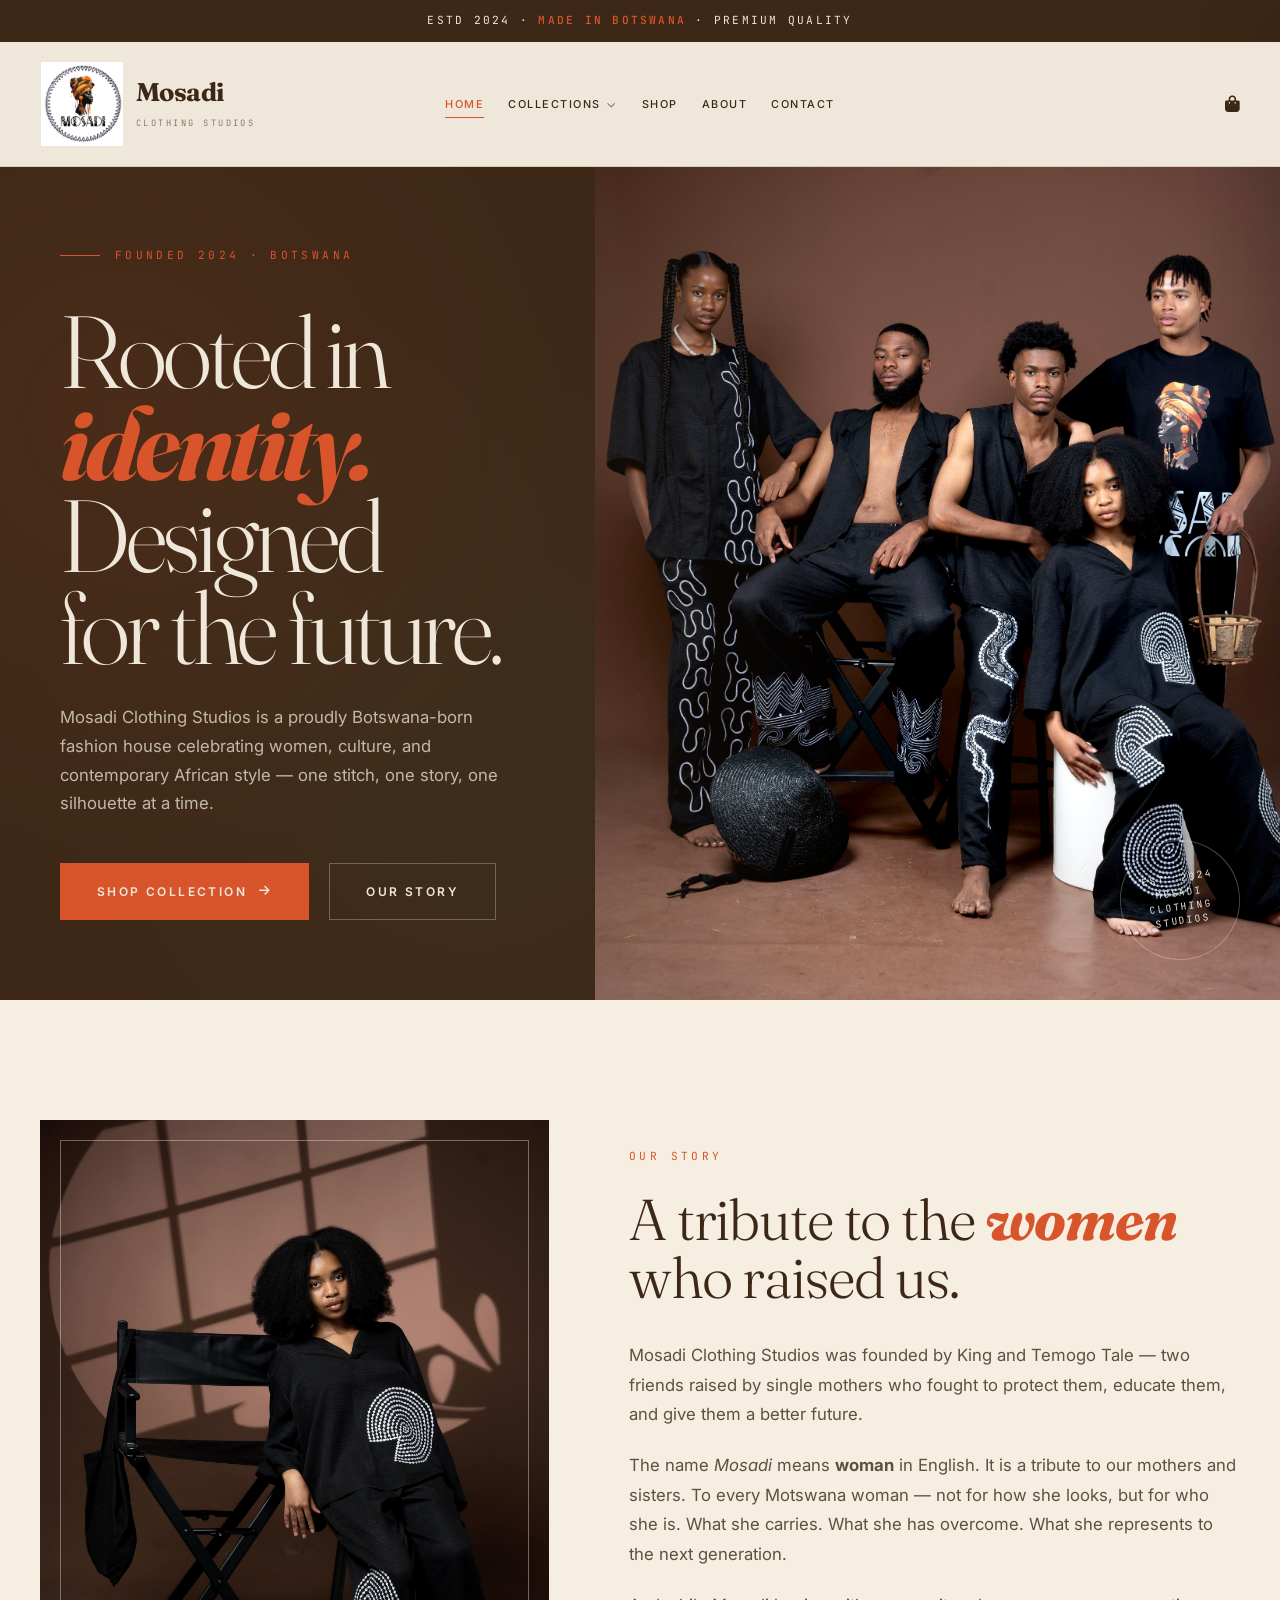
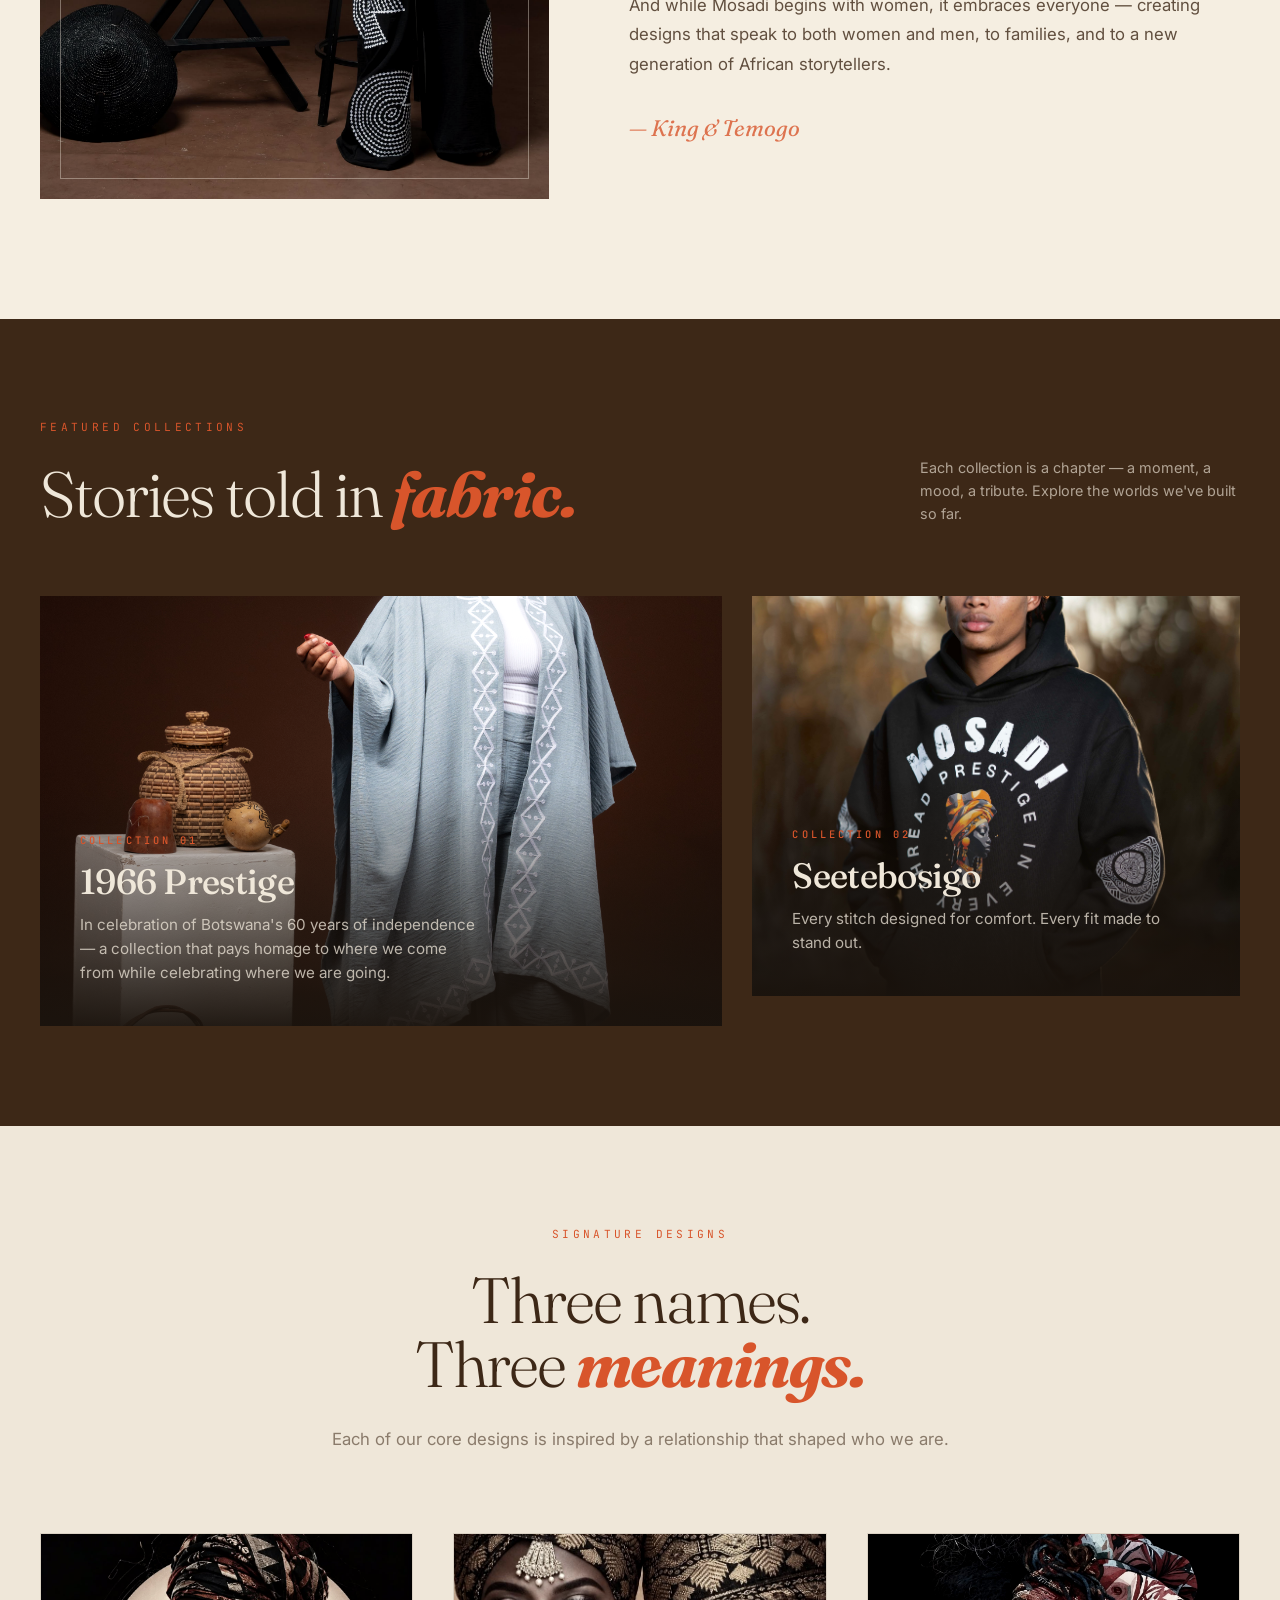
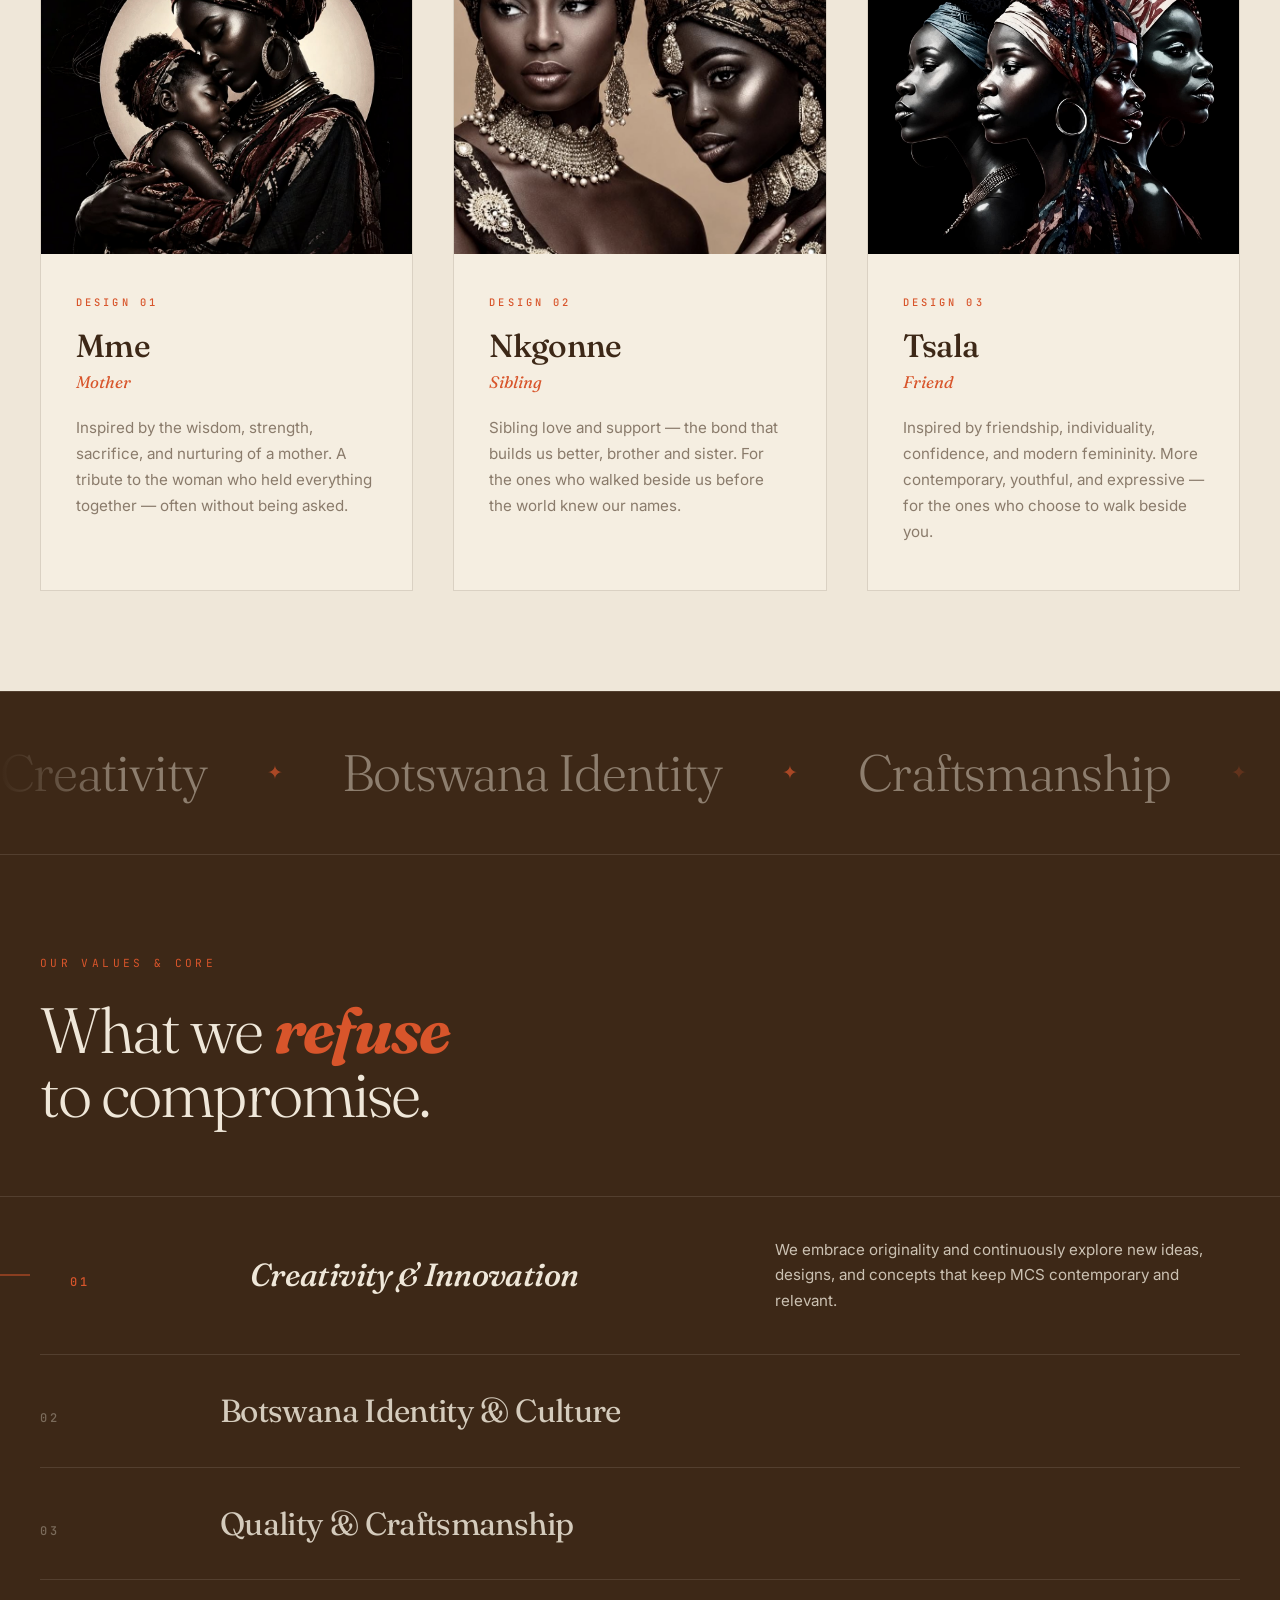
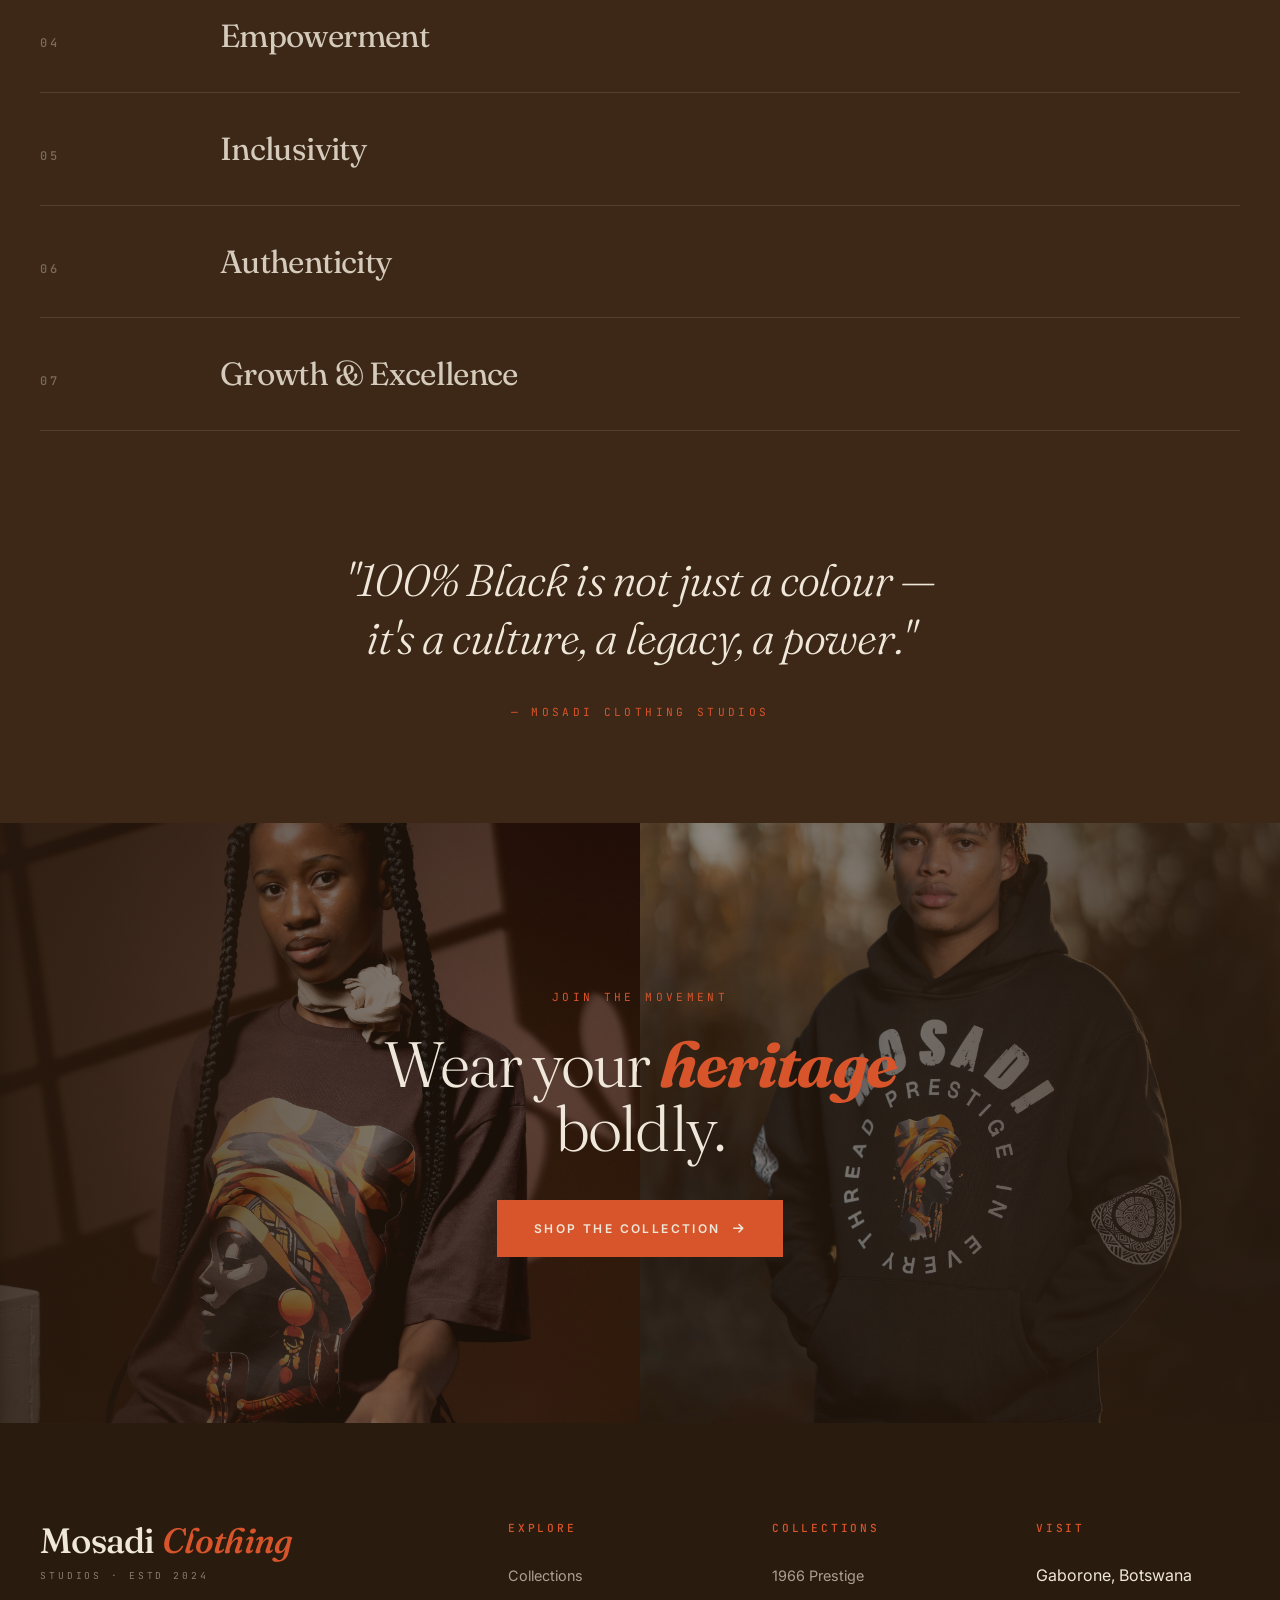
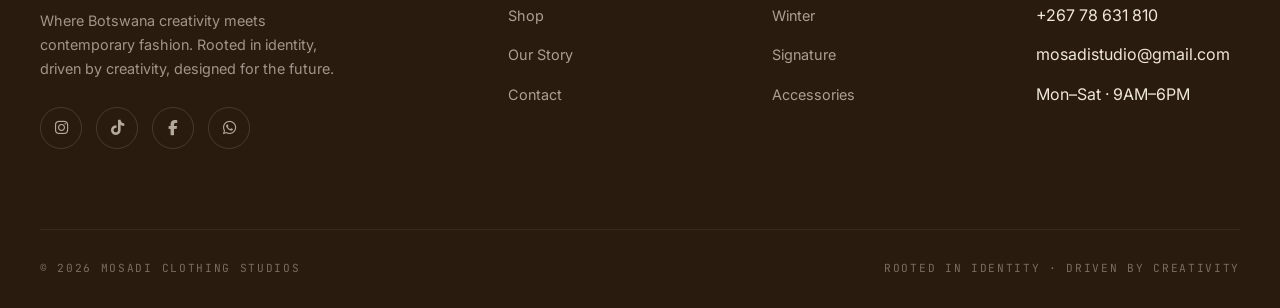
<file: index.html>
<!DOCTYPE html>
<html lang="en">
<head>
    <meta charset="UTF-8">
    <meta name="viewport" content="width=device-width, initial-scale=1.0">
    <title>Mosadi Clothing Studios — Where Botswana Creativity Meets Contemporary Fashion</title>
    <meta name="description" content="Mosadi Clothing Studios (MCS) — a proudly Botswana-born fashion house founded in 2024. Contemporary African fashion rooted in identity, culture, and craft.">
    <link rel="stylesheet" href="https://cdnjs.cloudflare.com/ajax/libs/font-awesome/6.4.0/css/all.min.css">
    <link href="https://fonts.googleapis.com/css2?family=Fraunces:ital,opsz,wght@0,9..144,300;0,9..144,500;0,9..144,700;1,9..144,400&family=Inter:wght@400;500;600&family=JetBrains+Mono:wght@400;500&display=swap" rel="stylesheet">
    <link rel="stylesheet" href="style.css">
</head>
<body>

    <div class="top-bar">ESTD 2024 · <strong>MADE IN BOTSWANA</strong> · PREMIUM QUALITY</div>

    <header>
        <div class="container nav-container">
           <a href="index.html" class="logo">
                <img src="(Upload-from-mobile-1792503243)603AEE9B-3267-40AD-9421-F3F1CFA5DAF8.jpeg" alt="Mosadi Clothing Studios" class="logo-mark">
                <div class="logo-text">
                    <div class="logo-name">Mosadi</div>
                    <div class="logo-sub">CLOTHING STUDIOS</div>
                </div>
            </a>
            <nav>
                <ul>
                    <li><a href="index.html" class="active">Home</a></li>
                    <li class="nav-dropdown">
                        <a href="collections.html">Collections <i class="fas fa-chevron-down"></i></a>
    <div class="nav-dropdown-menu"> <a href="debut-collection.html"><span class="dropdown-num">01</span> Debut Collection</a>  
        <a href="heritage-collection.html"><span class="dropdown-num">02</span> Heritage Collection</a>
       
        <a href="seetebosigo.html"><span class="dropdown-num">03</span> Seetebosigo</a>
        <a href="1966-prestige.html"><span class="dropdown-num">04</span> 1966 Prestige</a>
     
    </div>
                    </li>
                    <li><a href="shop.html">Shop</a></li>
                    <li><a href="about.html">About</a></li>
                    <li><a href="contact.html">Contact</a></li>
                </ul>
            </nav>
            <div class="nav-icons">
                <button class="cart-icon-btn" onclick="toggleCart()" aria-label="Open cart">
                    <i class="fas fa-shopping-bag"></i>
                    <span class="cart-count" id="cart-count">0</span>
                </button>
            </div>
        </div>
    </header>

    <main>

        <!-- HERO -->
        <section class="hero" style="padding:0;">
            <div class="hero-content">
                <span class="hero-eyebrow">Founded 2024 · Botswana</span>
                <h1>
                    Rooted in<br>
                    <em>identity.</em><br>
                    Designed<br>
                    for the future.
                </h1>
                <p>Mosadi Clothing Studios is a proudly Botswana-born fashion house celebrating women, culture, and contemporary African style — one stitch, one story, one silhouette at a time.</p>
                <div class="hero-actions">
                    <a href="shop.html" class="btn">Shop Collection <i class="fas fa-arrow-right"></i></a>
                    <a href="about.html" class="btn btn-outline">Our Story</a>
                </div>
            </div>
            <div class="hero-image" style="background-image: url('IMG_2484.jpeg');">
                <div class="hero-stamp">
                    EST. 2024<br>
                    MOSADI<br>
                    CLOTHING<br>
                    STUDIOS
                </div>
            </div>
        </section>

        <!-- BRAND STORY -->
        <section class="story">
            <div class="container story-grid">
                <div class="story-img">
                    <img src="IMG-20261019-WA0044.jpg" alt="Mosadi Clothing Studios">
                </div>
                <div class="story-text">
                    <span class="section-label">Our Story</span>
                    <h2>A tribute to the <em>women</em> who raised us.</h2>
                    <p>Mosadi Clothing Studios was founded by King and Temogo Tale — two friends raised by single mothers who fought to protect them, educate them, and give them a better future.</p>
                    <p>The name <em>Mosadi</em> means <strong>woman</strong> in English. It is a tribute to our mothers and sisters. To every Motswana woman — not for how she looks, but for who she is. What she carries. What she has overcome. What she represents to the next generation.</p>
                    <p>And while Mosadi begins with women, it embraces everyone — creating designs that speak to both women and men, to families, and to a new generation of African storytellers.</p>
                    <p class="signature">— King & Temogo</p>
                </div>
            </div>
        </section>

        <!-- COLLECTIONS PREVIEW -->
        <section class="collections-preview">
            <div class="container">
                <div class="collections-header">
                    <div>
                        <span class="section-label">Featured Collections</span>
                        <h2 class="section-title">Stories told in <em>fabric.</em></h2>
                    </div>
                    <p>Each collection is a chapter — a moment, a mood, a tribute. Explore the worlds we've built so far.</p>
                </div>

                <div class="collections-grid">
                    <a href="collections.html" class="collection-card">
                        <div class="collection-img" style="background-image: url('IMG_2333%20(1).jpeg');"></div>
                        <div class="collection-overlay">
                            <span class="coll-num">COLLECTION 01</span>
                            <h3>1966 Prestige</h3>
                            <p>In celebration of Botswana's 60 years of independence — a collection that pays homage to where we come from while celebrating where we are going.</p>
                        </div>
                    </a>
                    <a href="collections.html" class="collection-card">
                        <div class="collection-img" style="background-image: url('IMG_4097.jpeg');"></div>
                        <div class="collection-overlay">
                            <span class="coll-num">COLLECTION 02</span>
                            <h3>Seetebosigo</h3>
                            <p>Every stitch designed for comfort. Every fit made to stand out.</p>
                        </div>
                    </a>
                </div>
            </div>
        </section>

        <!-- DESIGN MEANINGS -->
        <section class="meanings">
            <div class="container">
                <div class="meanings-header">
                    <span class="section-label" style="text-align: center;">Signature Designs</span>
                    <h2 class="section-title">Three names.<br>Three <em>meanings.</em></h2>
                    <p>Each of our core designs is inspired by a relationship that shaped who we are.</p>
                </div>

                                <div class="meanings-grid">
                    <!-- Card 1 -->
                    <div class="meaning-card">
                        <!-- Corrected class name AND background image URL -->
                        <div class="meaning-img" style="background-image: url('WhatsApp Image 2026-10-20 at 18.57.27.jpeg');"></div>
                        <div class="meaning-content">
                            <span class="meaning-num">DESIGN 01</span>
                            <h3>Mme</h3>
                            <span class="meaning-en">Mother</span>
                            <p>Inspired by the wisdom, strength, sacrifice, and nurturing of a mother. A tribute to the woman who held everything together — often without being asked.</p>
                        </div>
                    </div>

                    <!-- Card 2 -->
                    <div class="meaning-card">
                        <div class="meaning-img" style="background-image: url('C87725BA-025E-4799-A143-681AF35D23F2.jpeg');"></div>
                        <div class="meaning-content">
                            <span class="meaning-num">DESIGN 02</span>
                            <h3>Nkgonne</h3>
                            <span class="meaning-en">Sibling</span>
                            <p>Sibling love and support — the bond that builds us better, brother and sister. For the ones who walked beside us before the world knew our names.</p>
                        </div>
                    </div>

                    <!-- Card 3 -->
                    <div class="meaning-card">
                        <div class="meaning-img" style="background-image: url('52A13ADB-45FB-4F12-B79C-9F493C14655F.jpeg');"></div>
                        <div class="meaning-content">
                            <span class="meaning-num">DESIGN 03</span>
                            <h3>Tsala</h3>
                            <span class="meaning-en">Friend</span>
                            <p>Inspired by friendship, individuality, confidence, and modern femininity. More contemporary, youthful, and expressive — for the ones who choose to walk beside you.</p>
                        </div>
                    </div>
                </div>
        </section>

        <!-- MANIFESTO -->
        <section class="manifesto">
            <div class="manifesto-marquee">
                <div class="marquee-track">
                    <span>Creativity</span><span class="dot">✦</span>
                    <span>Botswana Identity</span><span class="dot">✦</span>
                    <span>Craftsmanship</span><span class="dot">✦</span>
                    <span>Empowerment</span><span class="dot">✦</span>
                    <span>Inclusivity</span><span class="dot">✦</span>
                    <span>Authenticity</span><span class="dot">✦</span>
                    <span>Excellence</span><span class="dot">✦</span>
                    <span>Creativity</span><span class="dot">✦</span>
                    <span>Botswana Identity</span><span class="dot">✦</span>
                    <span>Craftsmanship</span><span class="dot">✦</span>
                    <span>Empowerment</span><span class="dot">✦</span>
                    <span>Inclusivity</span><span class="dot">✦</span>
                    <span>Authenticity</span><span class="dot">✦</span>
                    <span>Excellence</span><span class="dot">✦</span>
                </div>
            </div>

            <div class="manifesto-header">
                <span class="section-label">Our Values & Core</span>
                <h2 class="manifesto-title">What we <em>refuse</em><br>to compromise.</h2>
            </div>

            <div class="manifesto-stack">
                <div class="manifesto-item active">
                    <span class="mi-num">01</span>
                    <div class="mi-body">
                        <h3>Creativity & Innovation</h3>
                        <p>We embrace originality and continuously explore new ideas, designs, and concepts that keep MCS contemporary and relevant.</p>
                    </div>
                </div>
                <div class="manifesto-item">
                    <span class="mi-num">02</span>
                    <div class="mi-body">
                        <h3>Botswana Identity & Culture</h3>
                        <p>We draw inspiration from our heritage, people, colours, and culture — using fashion to celebrate and showcase Botswana.</p>
                    </div>
                </div>
                <div class="manifesto-item">
                    <span class="mi-num">03</span>
                    <div class="mi-body">
                        <h3>Quality & Craftsmanship</h3>
                        <p>Committed to producing apparel that reflects attention to detail, quality materials, and lasting value.</p>
                    </div>
                </div>
                <div class="manifesto-item">
                    <span class="mi-num">04</span>
                    <div class="mi-body">
                        <h3>Empowerment</h3>
                        <p>Inspired by the strength and influence of women. Fashion as a form of identity, confidence, and individuality.</p>
                    </div>
                </div>
                <div class="manifesto-item">
                    <span class="mi-num">05</span>
                    <div class="mi-body">
                        <h3>Inclusivity</h3>
                        <p>Fashion for diverse individuals — with collections catering to both women and men, and different lifestyles.</p>
                    </div>
                </div>
                <div class="manifesto-item">
                    <span class="mi-num">06</span>
                    <div class="mi-body">
                        <h3>Authenticity</h3>
                        <p>A distinctive MCS identity — never chasing trends. Every collection has a story, purpose, and personality.</p>
                    </div>
                </div>
                <div class="manifesto-item">
                    <span class="mi-num">07</span>
                    <div class="mi-body">
                        <h3>Growth & Excellence</h3>
                        <p>Continuously improving our designs, business practices, and customer experience.</p>
                    </div>
                </div>
            </div>

            <div class="manifesto-quote">
                <p>"100% Black is not just a colour —<br>it's a culture, a legacy, a power."</p>
                <span>— MOSADI CLOTHING STUDIOS</span>
            </div>
        </section>

        <!-- CTA SPLIT -->
        <section class="cta-split">
            <div class="cta-bg cta-bg-left" style="background-image: url('IMG_2892%201.jpeg');"></div>
            <div class="cta-bg cta-bg-right" style="background-image: url('IMG_4097.jpeg');"></div>
            <div class="cta-overlay"></div>
            <div class="cta-content">
                <span class="section-label" style="color: var(--orange);">Join the Movement</span>
                <h2 class="section-title" style="color: var(--cream); max-width: 800px; margin: 0 auto 40px;">
                    Wear your <em style="color: var(--orange);">heritage</em><br>boldly.
                </h2>
                <a href="shop.html" class="btn">Shop the Collection <i class="fas fa-arrow-right"></i></a>
            </div>
        </section>

    </main>

    <footer>
        <div class="container">
            <div class="footer-top">
                <div class="footer-brand">
                    <h3>Mosadi <span>Clothing</span></h3>
                    <small>STUDIOS · ESTD 2024</small>
                    <p>Where Botswana creativity meets contemporary fashion. Rooted in identity, driven by creativity, designed for the future.</p>
                    <div class="footer-socials">
                        <a href="https://www.instagram.com/mosadiclothingstudio/3" target="_blank" rel="noopener"><i class="fab fa-instagram"></i></a>
                        <a href="https://www.tiktok.com/@mosadiclothingstudio/video/7630798015929928980" target="_blank" rel="noopener"><i class="fab fa-tiktok"></i></a>
                        <a href="https://www.facebook.com/61581693073335/" target="_blank" rel="noopener"><i class="fab fa-facebook-f"></i></a>
                        <a href="https://wa.me/26778631810" target="_blank" rel="noopener"><i class="fab fa-whatsapp"></i></a>
                    </div>
                </div>
                <div class="footer-col">
                    <h4>Explore</h4>
                    <ul>
                        <li><a href="collections.html">Collections</a></li>
                        <li><a href="shop.html">Shop</a></li>
                        <li><a href="about.html">Our Story</a></li>
                        <li><a href="contact.html">Contact</a></li>
                    </ul>
                </div>
                <div class="footer-col">
                    <h4>Collections</h4>
                    <ul>
                        <li><a href="collections.html">1966 Prestige</a></li>
                        <li><a href="collections.html">Winter</a></li>
                        <li><a href="shop.html">Signature</a></li>
                        <li><a href="shop.html">Accessories</a></li>
                    </ul>
                </div>
                <div class="footer-col">
                    <h4>Visit</h4>
                    <ul>
                        <li>Gaborone, Botswana</li>
                        <li>+267 78 631 810</li>
                        <li>mosadistudio@gmail.com</li>
                        <li>Mon–Sat · 9AM–6PM</li>
                    </ul>
                </div>
            </div>
            <div class="footer-bottom">
                <span>© 2026 MOSADI CLOTHING STUDIOS</span>
                <span>ROOTED IN IDENTITY · DRIVEN BY CREATIVITY</span>
            </div>
        </div>
    </footer>

    <!-- CART DRAWER -->
    <div class="cart-overlay" id="cart-overlay" onclick="closeCart()"></div>
    <aside class="cart-drawer" id="cart-drawer">
        <div class="cart-header">
            <h3>Your Cart</h3>
            <button onclick="closeCart()" aria-label="Close cart">
                <i class="fas fa-times"></i>
            </button>
        </div>
        <div class="cart-items" id="cart-items"></div>
        <div class="cart-footer">
            <div class="cart-total-row">
                <span>Total</span>
                <strong id="cart-total">P0.00</strong>
            </div>
            <button class="cart-checkout-btn" onclick="checkoutCart()">
                <i class="fab fa-whatsapp"></i> Order via WhatsApp
            </button>
            <p class="cart-note">We'll confirm availability and delivery on WhatsApp</p>
        </div>
    </aside>

    <script src="main.js"></script>
</body>
</html>
</file>
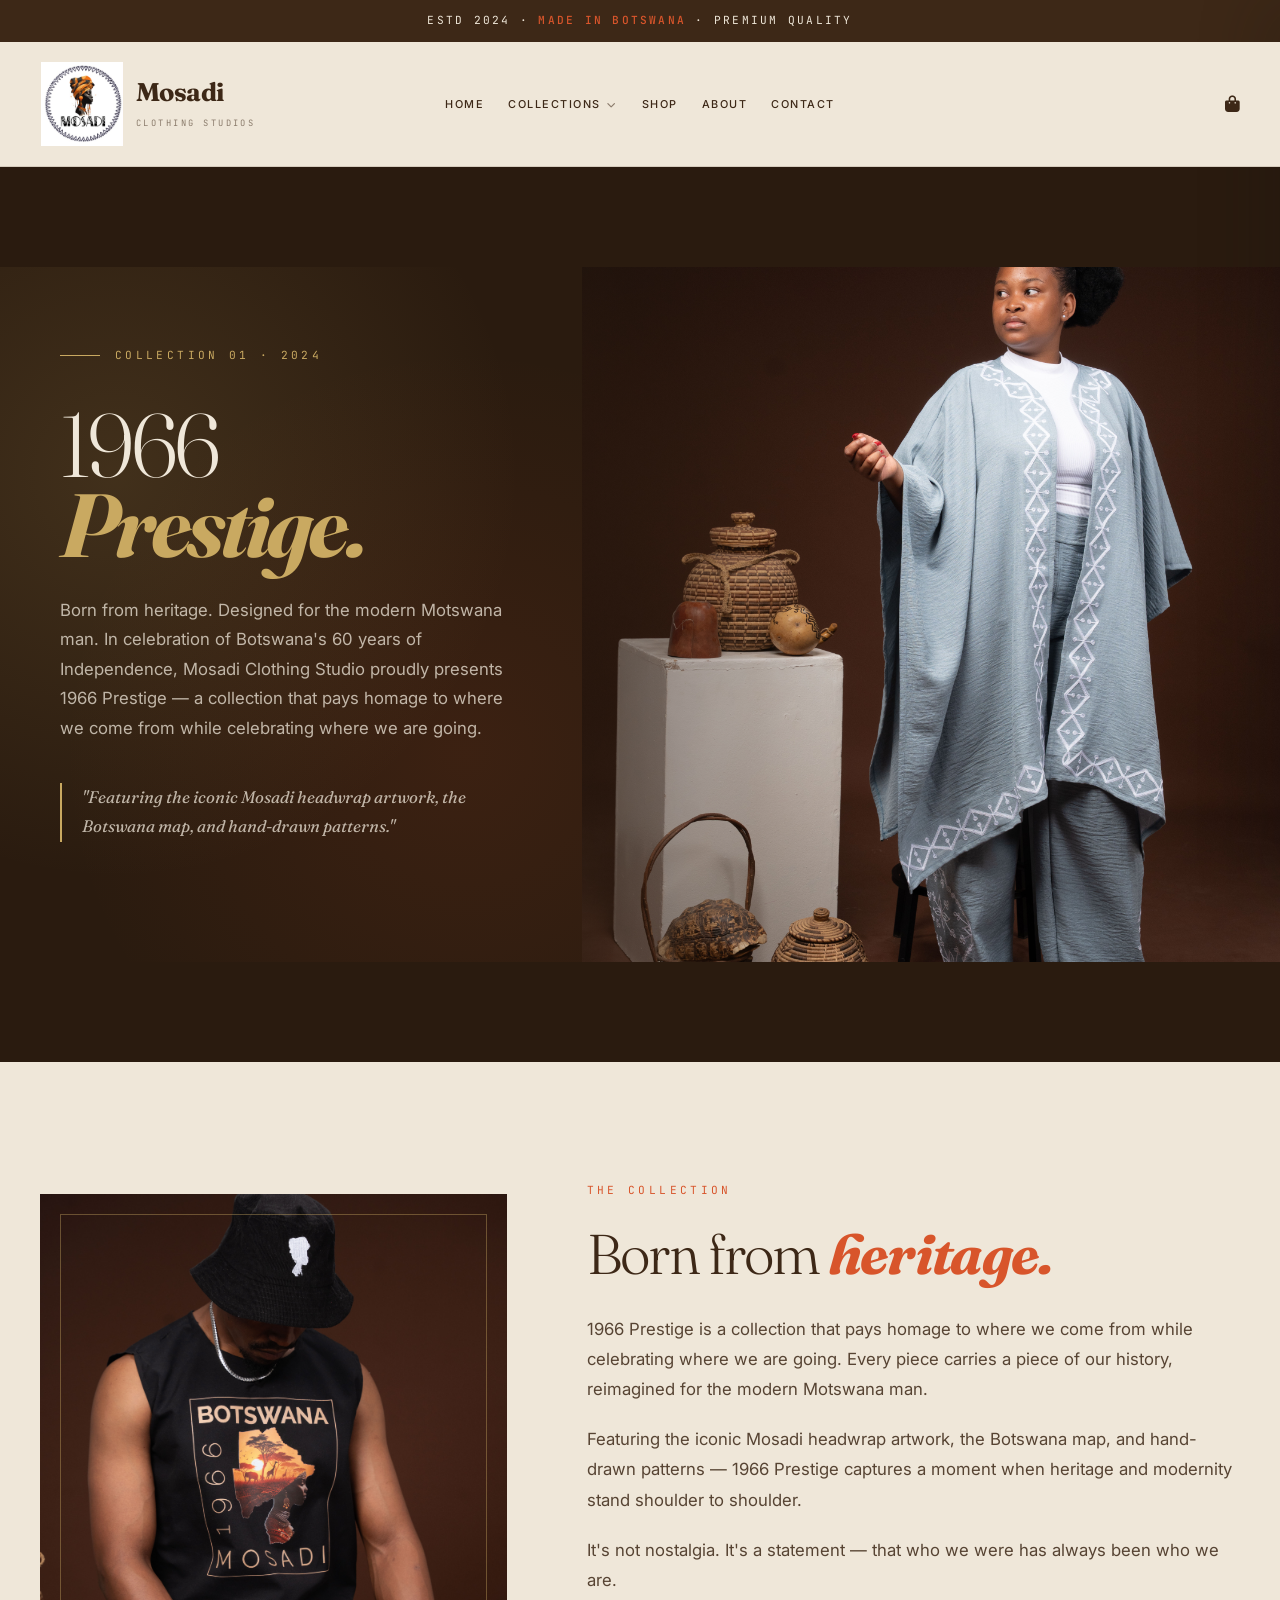
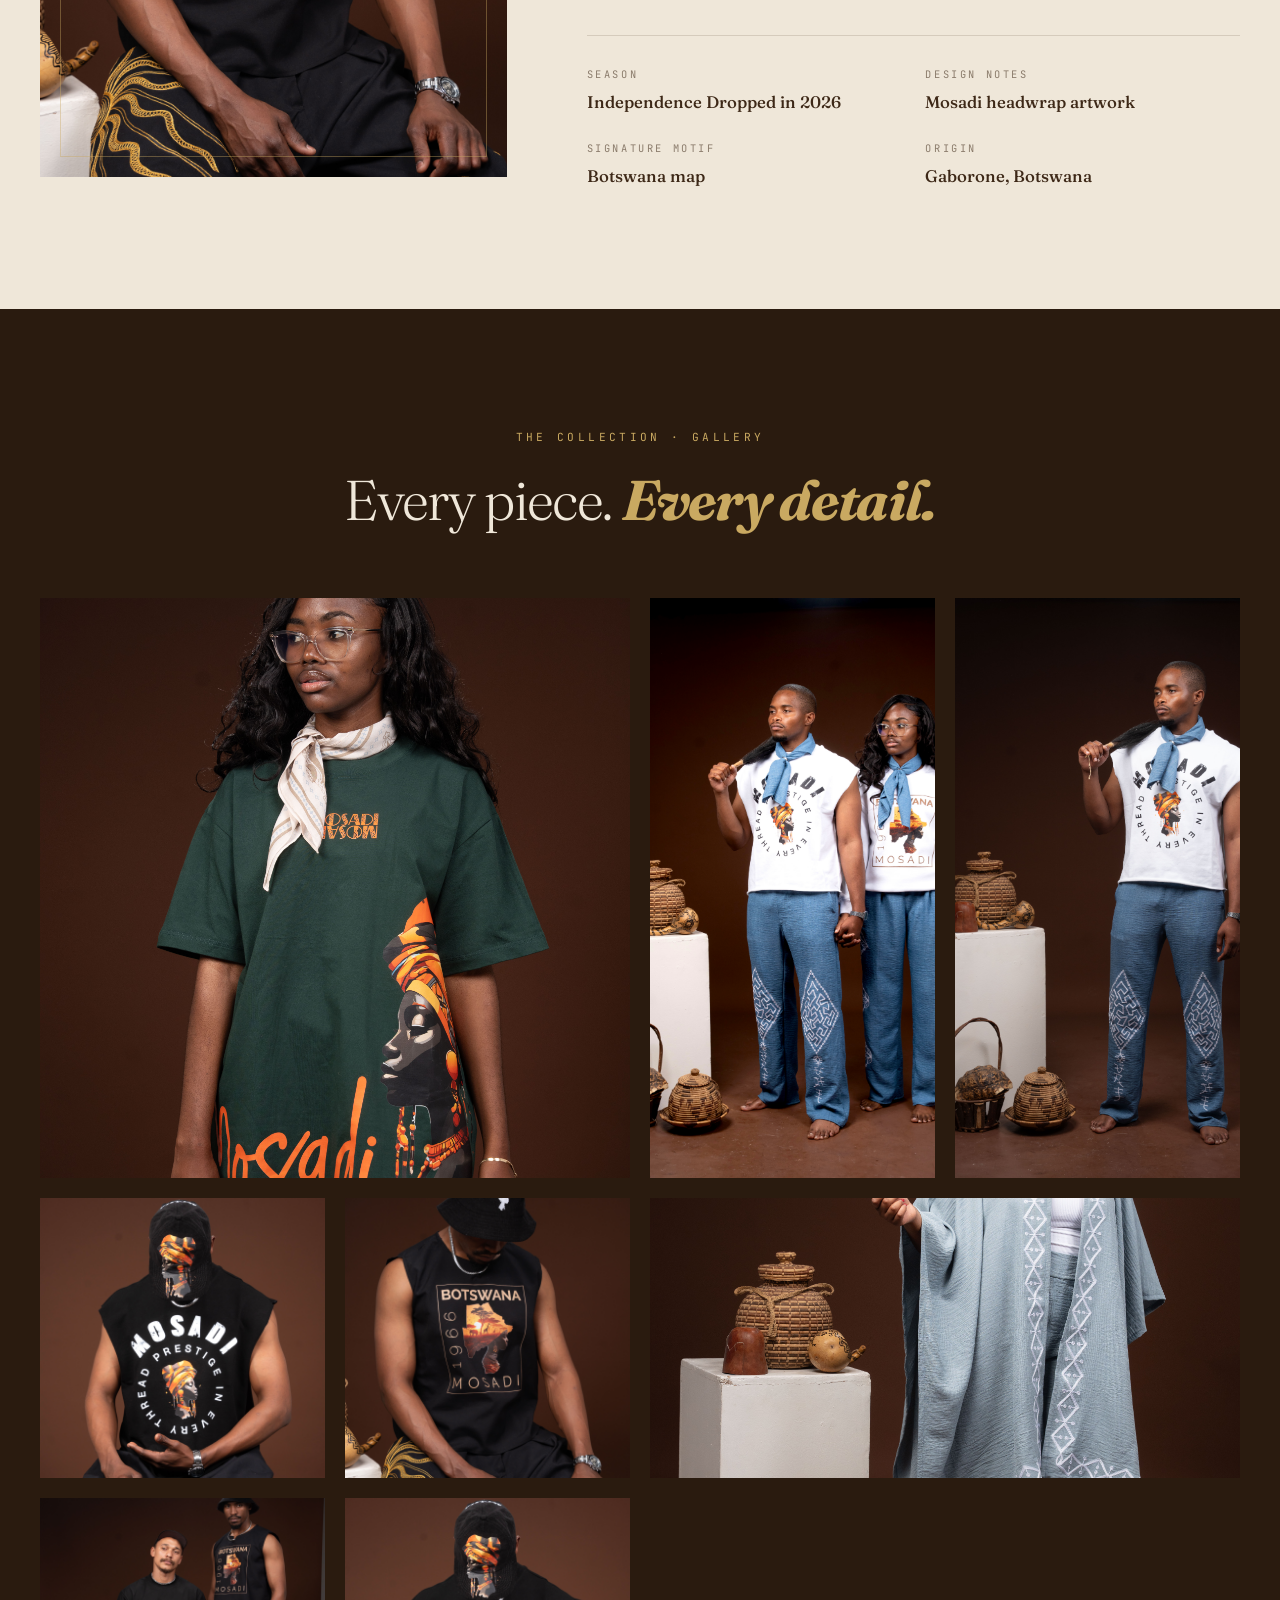
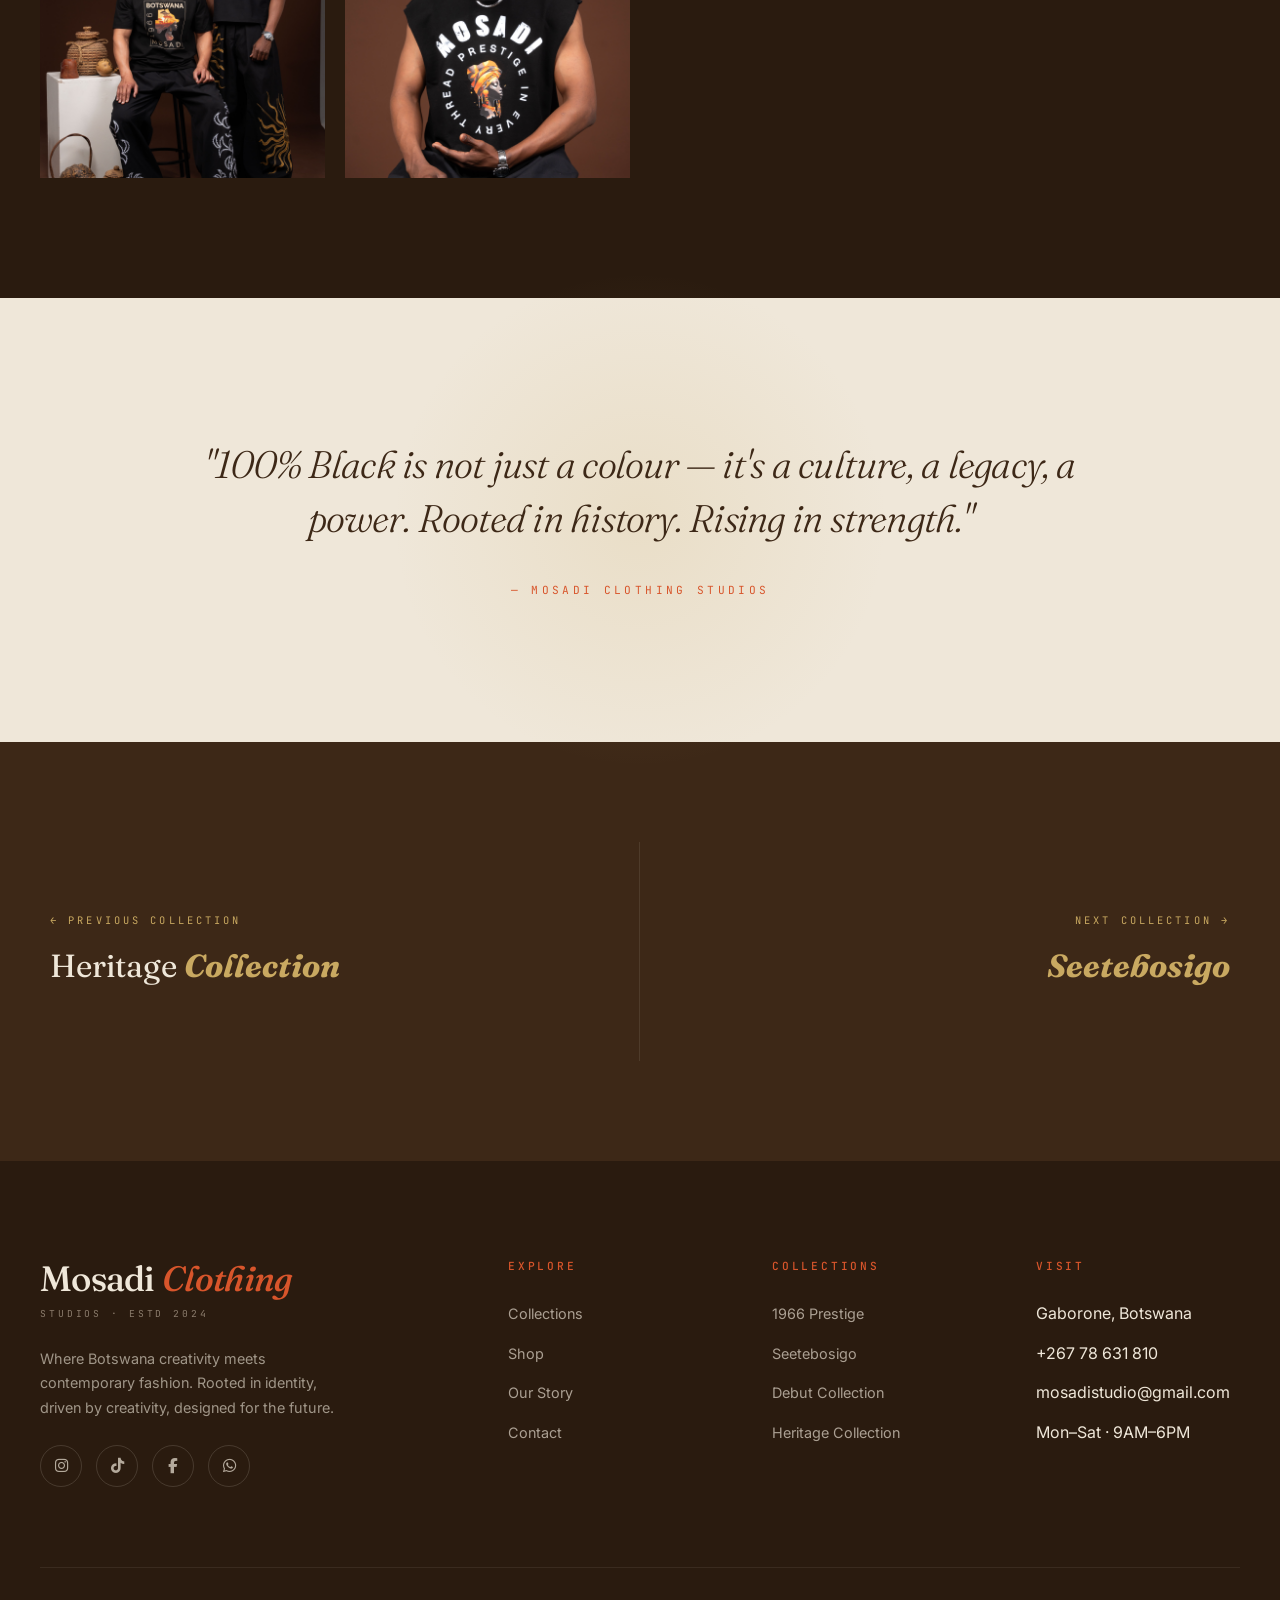
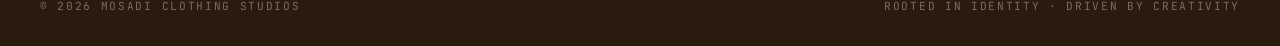
<file: 1966-prestige.html>
<!DOCTYPE html>
<html lang="en">
<head>
    <meta charset="UTF-8">
    <meta name="viewport" content="width=device-width, initial-scale=1.0">
    <title>1966 Prestige | Mosadi Clothing Studios</title>
    <meta name="description" content="1966 Prestige — Born from heritage. Designed for the modern Motswana man. In celebration of Botswana's 60 years of Independence.">
    <link rel="stylesheet" href="https://cdnjs.cloudflare.com/ajax/libs/font-awesome/6.4.0/css/all.min.css">
    <link href="https://fonts.googleapis.com/css2?family=Fraunces:ital,opsz,wght@0,9..144,300;0,9..144,500;0,9..144,700;1,9..144,400&family=Inter:wght@400;500;600&family=JetBrains+Mono:wght@400;500&display=swap" rel="stylesheet">
    <link rel="stylesheet" href="style.css">
    <style>
        /* ============================================
           HERO
        ============================================ */
        .p-hero {
            display: grid;
            grid-template-columns: 1fr 1.2fr;
            min-height: 92vh;
            background: #2A1B0F;
        }
        .p-hero-text {
            padding: 80px 60px;
            display: flex;
            flex-direction: column;
            justify-content: center;
            position: relative;
            color: #EFE7D9;
        }
        .p-hero-text::before {
            content: '';
            position: absolute;
            inset: 0;
            background:
                radial-gradient(circle at 20% 30%, rgba(201, 169, 97, 0.15), transparent 60%),
                radial-gradient(circle at 80% 70%, rgba(216, 85, 43, 0.1), transparent 60%);
            pointer-events: none;
        }
        .p-hero-eyebrow {
            display: flex;
            align-items: center;
            gap: 15px;
            font-family: 'JetBrains Mono', monospace;
            font-size: 0.7rem;
            letter-spacing: 0.3em;
            text-transform: uppercase;
            color: #C9A961;
            margin-bottom: 40px;
            position: relative;
        }
        .p-hero-eyebrow::before {
            content: '';
            width: 40px;
            height: 1px;
            background: #C9A961;
        }
        .p-hero-text h1 {
            font-family: 'Fraunces', serif;
            font-size: clamp(3.5rem, 7vw, 7rem);
            font-weight: 300;
            line-height: 0.9;
            letter-spacing: -0.04em;
            color: #EFE7D9;
            margin-bottom: 30px;
            position: relative;
        }
        .p-hero-text h1 em {
            font-style: italic;
            font-weight: 700;
            color: #C9A961;
        }
        .p-hero-text p {
            font-size: 1.05rem;
            color: rgba(239, 231, 217, 0.75);
            max-width: 460px;
            line-height: 1.75;
            position: relative;
            margin-bottom: 40px;
        }
        .p-hero-tagline {
            font-family: 'Fraunces', serif;
            font-style: italic;
            font-size: 1.4rem;
            color: #C9A961;
            border-left: 2px solid #C9A961;
            padding-left: 20px;
            position: relative;
        }
        .p-hero-visual {
            background-size: cover;
            background-position: center;
            position: relative;
        }
        .p-hero-visual::after {
            content: '';
            position: absolute;
            inset: 0;
            background: linear-gradient(to left, transparent 60%, rgba(42, 27, 15, 0.5));
        }

        /* ============================================
           STORY
        ============================================ */
        .p-story {
            padding: 120px 0;
            background: #EFE7D9;
        }
        .p-story-grid {
            display: grid;
            grid-template-columns: 1fr 1.4fr;
            gap: 80px;
            align-items: center;
        }
        .p-story-img {
            aspect-ratio: 4/5;
            background-size: cover;
            background-position: center;
            position: relative;
        }
        .p-story-img::after {
            content: '';
            position: absolute;
            top: 20px; left: 20px; right: 20px; bottom: 20px;
            border: 1px solid rgba(201, 169, 97, 0.4);
        }
        .p-story-text h2 {
            font-family: 'Fraunces', serif;
            font-size: clamp(2.2rem, 4.5vw, 3.5rem);
            font-weight: 300;
            line-height: 1.05;
            letter-spacing: -0.03em;
            color: #3D2817;
            margin-bottom: 30px;
        }
        .p-story-text h2 em { font-style: italic; font-weight: 700; color: #D8552B; }
        .p-story-text p {
            font-size: 1.05rem;
            color: #3D2817;
            opacity: 0.85;
            line-height: 1.8;
            margin-bottom: 20px;
        }
        .p-story-notes {
            margin-top: 40px;
            display: grid;
            grid-template-columns: 1fr 1fr;
            gap: 24px;
            padding-top: 30px;
            border-top: 1px solid rgba(61, 40, 23, 0.15);
        }
        .p-story-note-label {
            font-family: 'JetBrains Mono', monospace;
            font-size: 0.65rem;
            letter-spacing: 0.25em;
            text-transform: uppercase;
            color: #8A7B6B;
            margin-bottom: 6px;
            display: block;
        }
        .p-story-note-value {
            font-family: 'Fraunces', serif;
            font-size: 1.05rem;
            color: #3D2817;
            font-weight: 500;
        }

        /* ============================================
           GALLERY — NEW
        ============================================ */
        .p-gallery {
            padding: 120px 0;
            background: #2A1B0F;
            color: #EFE7D9;
        }
        .p-gallery-header {
            text-align: center;
            margin-bottom: 70px;
        }
        .p-gallery-header .section-label {
            color: #C9A961;
            text-align: center;
            display: block;
        }
        .p-gallery-header h2 {
            font-family: 'Fraunces', serif;
            font-size: clamp(2.2rem, 4.5vw, 3.5rem);
            font-weight: 300;
            color: #EFE7D9;
            letter-spacing: -0.03em;
            line-height: 1;
            margin-top: 15px;
        }
        .p-gallery-header h2 em {
            font-style: italic;
            font-weight: 700;
            color: #C9A961;
        }

        /* The masonry-style gallery grid */
        .p-gallery-grid {
            display: grid;
            grid-template-columns: repeat(4, 1fr);
            grid-auto-rows: 280px;
            gap: 20px;
        }

        /* Each gallery item */
        .p-gallery-item {
            background-size: cover;
            background-position: center;
            position: relative;
            overflow: hidden;
            cursor: pointer;
            transition: transform 0.6s ease;
        }

        .p-gallery-item::after {
            content: '';
            position: absolute;
            inset: 0;
            background: linear-gradient(
                to top,
                rgba(26, 19, 13, 0.85) 0%,
                rgba(26, 19, 13, 0.2) 40%,
                transparent 70%
            );
            opacity: 0;
            transition: opacity 0.5s ease;
        }

        .p-gallery-item:hover::after { opacity: 1; }

        .p-gallery-item:hover {
            transform: scale(1.02);
        }

        /* Featured spans — big items */
        .p-gallery-item.tall { grid-row: span 2; }
        .p-gallery-item.wide { grid-column: span 2; }
        .p-gallery-item.hero-item { grid-column: span 2; grid-row: span 2; }

        /* Caption on hover */
        .p-gallery-caption {
            position: absolute;
            bottom: 0;
            left: 0;
            right: 0;
            padding: 25px;
            z-index: 2;
            opacity: 0;
            transform: translateY(10px);
            transition: all 0.5s cubic-bezier(0.4, 0, 0.2, 1);
        }

        .p-gallery-item:hover .p-gallery-caption {
            opacity: 1;
            transform: translateY(0);
        }

        .p-gallery-caption h3 {
            font-family: 'Fraunces', serif;
            font-size: 1.15rem;
            font-weight: 500;
            color: #EFE7D9;
            margin-bottom: 4px;
        }
        .p-gallery-caption span {
            font-family: 'JetBrains Mono', monospace;
            font-size: 0.6rem;
            letter-spacing: 0.2em;
            text-transform: uppercase;
            color: #C9A961;
        }

        /* Responsive gallery */
        @media (max-width: 1024px) {
            .p-gallery-grid {
                grid-template-columns: repeat(2, 1fr);
                grid-auto-rows: 240px;
            }
        }
        @media (max-width: 600px) {
            .p-gallery-grid {
                grid-template-columns: 1fr;
                grid-auto-rows: 320px;
            }
            .p-gallery-item.hero-item,
            .p-gallery-item.wide {
                grid-column: span 1;
            }
            .p-gallery-item.tall { grid-row: span 1; }

            /* On mobile, always show captions */
            .p-gallery-item::after { opacity: 1; }
            .p-gallery-caption {
                opacity: 1;
                transform: translateY(0);
            }
        }

        /* ============================================
           QUOTE
        ============================================ */
        .p-quote {
            padding: 140px 40px;
            background: #EFE7D9;
            text-align: center;
            position: relative;
        }
        .p-quote::before {
            content: '';
            position: absolute;
            top: 50%;
            left: 50%;
            transform: translate(-50%, -50%);
            width: 500px;
            height: 500px;
            background: radial-gradient(circle, rgba(201, 169, 97, 0.15), transparent 70%);
        }
        .p-quote p {
            font-family: 'Fraunces', serif;
            font-style: italic;
            font-weight: 300;
            font-size: clamp(1.5rem, 3vw, 2.5rem);
            line-height: 1.4;
            color: #3D2817;
            max-width: 900px;
            margin: 0 auto 30px;
            letter-spacing: -0.02em;
            position: relative;
        }
        .p-quote span {
            font-family: 'JetBrains Mono', monospace;
            font-size: 0.7rem;
            letter-spacing: 0.3em;
            text-transform: uppercase;
            color: #D8552B;
            position: relative;
        }

        /* ============================================
           PREV / NEXT
        ============================================ */
        .p-nav {
            background: #3D2817;
            color: #EFE7D9;
            display: grid;
            grid-template-columns: 1fr 1fr;
        }
        .p-nav-item {
            padding: 70px 50px;
            display: flex;
            flex-direction: column;
            gap: 12px;
            text-decoration: none;
            color: inherit;
            transition: background 0.4s ease;
        }
        .p-nav-item:first-child { border-right: 1px solid rgba(239, 231, 217, 0.1); }
        .p-nav-item:hover { background: #2A1B0F; }
        .p-nav-label {
            font-family: 'JetBrains Mono', monospace;
            font-size: 0.65rem;
            letter-spacing: 0.3em;
            text-transform: uppercase;
            color: #C9A961;
        }
        .p-nav-title {
            font-family: 'Fraunces', serif;
            font-size: clamp(1.3rem, 2.5vw, 2rem);
            font-weight: 400;
            color: #EFE7D9;
        }
        .p-nav-title em { font-style: italic; font-weight: 700; color: #C9A961; }
        .p-nav-item.next { text-align: right; }

        @media (max-width: 1024px) {
            .p-hero { grid-template-columns: 1fr; }
            .p-hero-visual { min-height: 500px; }
            .p-hero-text { padding: 70px 40px; }
            .p-story-grid { grid-template-columns: 1fr; gap: 50px; }
        }
        @media (max-width: 600px) {
            .p-hero-text { padding: 50px 24px; }
            .p-nav { grid-template-columns: 1fr; }
            .p-nav-item:first-child { border-right: none; border-bottom: 1px solid rgba(239, 231, 217, 0.1); }
            .p-nav-item.next { text-align: left; }
            .p-story-notes { grid-template-columns: 1fr; }
        }
    </style>
</head>
<body>

    <div class="top-bar">ESTD 2024 · <strong>MADE IN BOTSWANA</strong> · PREMIUM QUALITY</div>

    <header>
        <div class="container nav-container">
            <a href="index.html" class="logo">
                <img src="(Upload-from-mobile-1792503243)603AEE9B-3267-40AD-9421-F3F1CFA5DAF8.jpeg" alt="Mosadi Clothing Studios" class="logo-mark">
                <div class="logo-text">
                    <div class="logo-name">Mosadi</div>
                    <div class="logo-sub">CLOTHING STUDIOS</div>
                </div>
            </a>
            <nav>
                <ul>
                    <li><a href="index.html">Home</a></li>
                    <li class="nav-dropdown">
                       <a href="collections.html">Collections <i class="fas fa-chevron-down"></i></a>
    <div class="nav-dropdown-menu"> <a href="debut-collection.html"><span class="dropdown-num">01</span> Debut Collection</a>  
        <a href="heritage-collection.html"><span class="dropdown-num">02</span> Heritage Collection</a>
        <a href="seetebosigo.html"><span class="dropdown-num">03</span> Seetebosigo</a>
         <a href="1966-prestige.html"><span class="dropdown-num">04</span> 1966 Prestige</a>
     
    </div>
                    </li>
                    <li><a href="shop.html">Shop</a></li>
                    <li><a href="about.html">About</a></li>
                    <li><a href="contact.html">Contact</a></li>
                </ul>
            </nav>
            <div class="nav-icons">
            
                <button class="cart-icon-btn" onclick="toggleCart()" aria-label="Open cart">
                    <i class="fas fa-shopping-bag"></i>
                    <span class="cart-count" id="cart-count">0</span>
                </button>
            </div>
        </div>
    </header>

    <main>

        <!-- HERO -->
        <section class="p-hero">
            <div class="p-hero-text">
                <span class="p-hero-eyebrow">Collection 01 · 2024</span>
                <h1>1966<br><em>Prestige.</em></h1>
                <p>Born from heritage. Designed for the modern Motswana man. In celebration of Botswana's 60 years of Independence, Mosadi Clothing Studio proudly presents 1966 Prestige — a collection that pays homage to where we come from while celebrating where we are going.</p>
                <p class="p-hero-tagline">"Featuring the iconic Mosadi headwrap artwork, the Botswana map, and hand-drawn patterns."</p>
            </div>
            <div class="p-hero-visual" style="background-image: url('IMG_2333%20(1).jpeg');"></div>
        </section>

        <!-- STORY -->
        <section class="p-story">
            <div class="container p-story-grid">
                <div class="p-story-img" style="background-image: url('IMG_2314.jpeg');"></div>
                <div class="p-story-text">
                    <span class="section-label">The Collection</span>
                    <h2>Born from <em>heritage.</em></h2>
                    <p>1966 Prestige is a collection that pays homage to where we come from while celebrating where we are going. Every piece carries a piece of our history, reimagined for the modern Motswana man.</p>
                    <p>Featuring the iconic Mosadi headwrap artwork, the Botswana map, and hand-drawn patterns — 1966 Prestige captures a moment when heritage and modernity stand shoulder to shoulder.</p>
                    <p>It's not nostalgia. It's a statement — that who we were has always been who we are.</p>
                    <div class="p-story-notes">
                        <div>
                            <span class="p-story-note-label">Season</span>
                            <span class="p-story-note-value">Independence Dropped in 2026</span>
                        </div>
                        <div>
                            <span class="p-story-note-label">Design Notes</span>
                            <span class="p-story-note-value">Mosadi headwrap artwork</span>
                        </div>
                        <div>
                            <span class="p-story-note-label">Signature Motif</span>
                            <span class="p-story-note-value">Botswana map</span>
                        </div>
                        <div>
                            <span class="p-story-note-label">Origin</span>
                            <span class="p-story-note-value">Gaborone, Botswana</span>
                        </div>
                    </div>
                </div>
            </div>
        </section>

        <!-- GALLERY — NEW -->
        <section class="p-gallery">
            <div class="container">
                <div class="p-gallery-header">
                    <span class="section-label">The Collection · Gallery</span>
                    <h2>Every piece. <em>Every detail.</em></h2>
                </div>

                <div class="p-gallery-grid">

                    <!-- Hero image — 2x2 -->
                    <div class="p-gallery-item hero-item" style="background-image: url('IMG_2313.jpeg');">
                        <div class="p-gallery-caption">
                            <h3>1966 Prestige</h3>
                            <span>Collection Signature</span>
                        </div>
                    </div>

                    <!-- Tall images -->
                    <div class="p-gallery-item tall" style="background-image: url('IMG_2146.jpeg');">
                        <div class="p-gallery-caption">
                            <h3>1966 Prestige  Set</h3>
                            <span>Signature Cut</span>
                        </div>
                    </div>

                    <div class="p-gallery-item tall" style="background-image: url('IMG_2143.jpeg');">
                        <div class="p-gallery-caption">
                            <h3>1966 Prestige Set</h3>
                            <span>Full Look</span>
                        </div>
                    </div>

                    <!-- Standard images -->
                    <div class="p-gallery-item" style="background-image: url('IMG_2139.jpeg');">
                        <div class="p-gallery-caption">
                            <h3>Headwrap Artwork Tee</h3>
                            <span>Graphic Series</span>
                        </div>
                    </div>

                    <div class="p-gallery-item" style="background-image: url('IMG_2314.jpeg');">
                        <div class="p-gallery-caption">
                            <h3>Botswana Map Print</h3>
                            <span>Signature Motif</span>
                        </div>
                    </div>

                    <!-- Wide image -->
                    <div class="p-gallery-item wide" style="background-image: url('IMG_2333%20(1).jpeg');">
                        <div class="p-gallery-caption">
                            <h3>Independence Edition Set</h3>
                            <span>Full Coordination</span>
                        </div>
                    </div>

                    <!-- More standard images -->
                    <div class="p-gallery-item" style="background-image: url('IMG_2136.jpeg');">
                        <div class="p-gallery-caption">
                            <h3>Pula Prestige Set</h3>
                            <span>Detail Shot</span>
                        </div>
                    </div>

                    <div class="p-gallery-item" style="background-image: url('IMG_2139.jpeg');">
                        <div class="p-gallery-caption">
                            <h3>Prestige Cap</h3>
                            <span>Accessories</span>
                        </div>
                    </div>

                </div>
            </div>
        </section>

        <!-- QUOTE -->
        <section class="p-quote">
            <p>"100% Black is not just a colour — it's a culture, a legacy, a power. Rooted in history. Rising in strength."</p>
            <span>— Mosadi Clothing Studios</span>
        </section>

        <!-- PREV / NEXT -->
        <section class="p-nav">
            <a href="heritage-collection.html" class="p-nav-item">
                <span class="p-nav-label">← Previous Collection</span>
                <span class="p-nav-title">Heritage <em>Collection</em></span>
            </a>
            <a href="seetebosigo.html" class="p-nav-item next">
                <span class="p-nav-label">Next Collection →</span>
                <span class="p-nav-title"><em>Seetebosigo</em></span>
            </a>
        </section>

    </main>

    <footer>
        <div class="container">
            <div class="footer-top">
                <div class="footer-brand">
                    <h3>Mosadi <span>Clothing</span></h3>
                    <small>STUDIOS · ESTD 2024</small>
                    <p>Where Botswana creativity meets contemporary fashion. Rooted in identity, driven by creativity, designed for the future.</p>
                    <div class="footer-socials">
                        <a href="https://www.instagram.com/mosadiclothingstudio/3" target="_blank" rel="noopener"><i class="fab fa-instagram"></i></a>
                        <a href="https://www.tiktok.com/@mosadiclothingstudio/video/7630798015929928980" target="_blank" rel="noopener"><i class="fab fa-tiktok"></i></a>
                        <a href="https://www.facebook.com/61581693073335/" target="_blank" rel="noopener"><i class="fab fa-facebook-f"></i></a>
                        <a href="https://wa.me/26778631810" target="_blank" rel="noopener"><i class="fab fa-whatsapp"></i></a>
                    </div>
                </div>
                <div class="footer-col">
                    <h4>Explore</h4>
                    <ul>
                        <li><a href="collections.html">Collections</a></li>
                        <li><a href="shop.html">Shop</a></li>
                        <li><a href="about.html">Our Story</a></li>
                        <li><a href="contact.html">Contact</a></li>
                    </ul>
                </div>
                <div class="footer-col">
                    <h4>Collections</h4>
                    <ul>
                        <li><a href="1966-prestige.html">1966 Prestige</a></li>
                        <li><a href="seetebosigo.html">Seetebosigo</a></li>
                        <li><a href="debut-collection.html">Debut Collection</a></li>
                        <li><a href="heritage-collection.html">Heritage Collection</a></li>
                    </ul>
                </div>
                <div class="footer-col">
                    <h4>Visit</h4>
                    <ul>
                        <li>Gaborone, Botswana</li>
                        <li>+267 78 631 810</li>
                            <li>mosadistudio@gmail.com</li>
                        <li>Mon–Sat · 9AM–6PM</li>
                    </ul>
                </div>
            </div>
            <div class="footer-bottom">
                <span>© 2026 MOSADI CLOTHING STUDIOS</span>
                <span>ROOTED IN IDENTITY · DRIVEN BY CREATIVITY</span>
            </div>
        </div>
    </footer>

    <div class="cart-overlay" id="cart-overlay" onclick="closeCart()"></div>
    <aside class="cart-drawer" id="cart-drawer">
        <div class="cart-header">
            <h3>Your Cart</h3>
            <button onclick="closeCart()" aria-label="Close cart"><i class="fas fa-times"></i></button>
        </div>
        <div class="cart-items" id="cart-items"></div>
        <div class="cart-footer">
            <div class="cart-total-row"><span>Total</span><strong id="cart-total">P0.00</strong></div>
            <button class="cart-checkout-btn" onclick="checkoutCart()"><i class="fab fa-whatsapp"></i> Order via WhatsApp</button>
            <p class="cart-note">We'll confirm availability and delivery on WhatsApp</p>
        </div>
    </aside>

    <script src="main.js"></script>
</body>
</html>
</file>
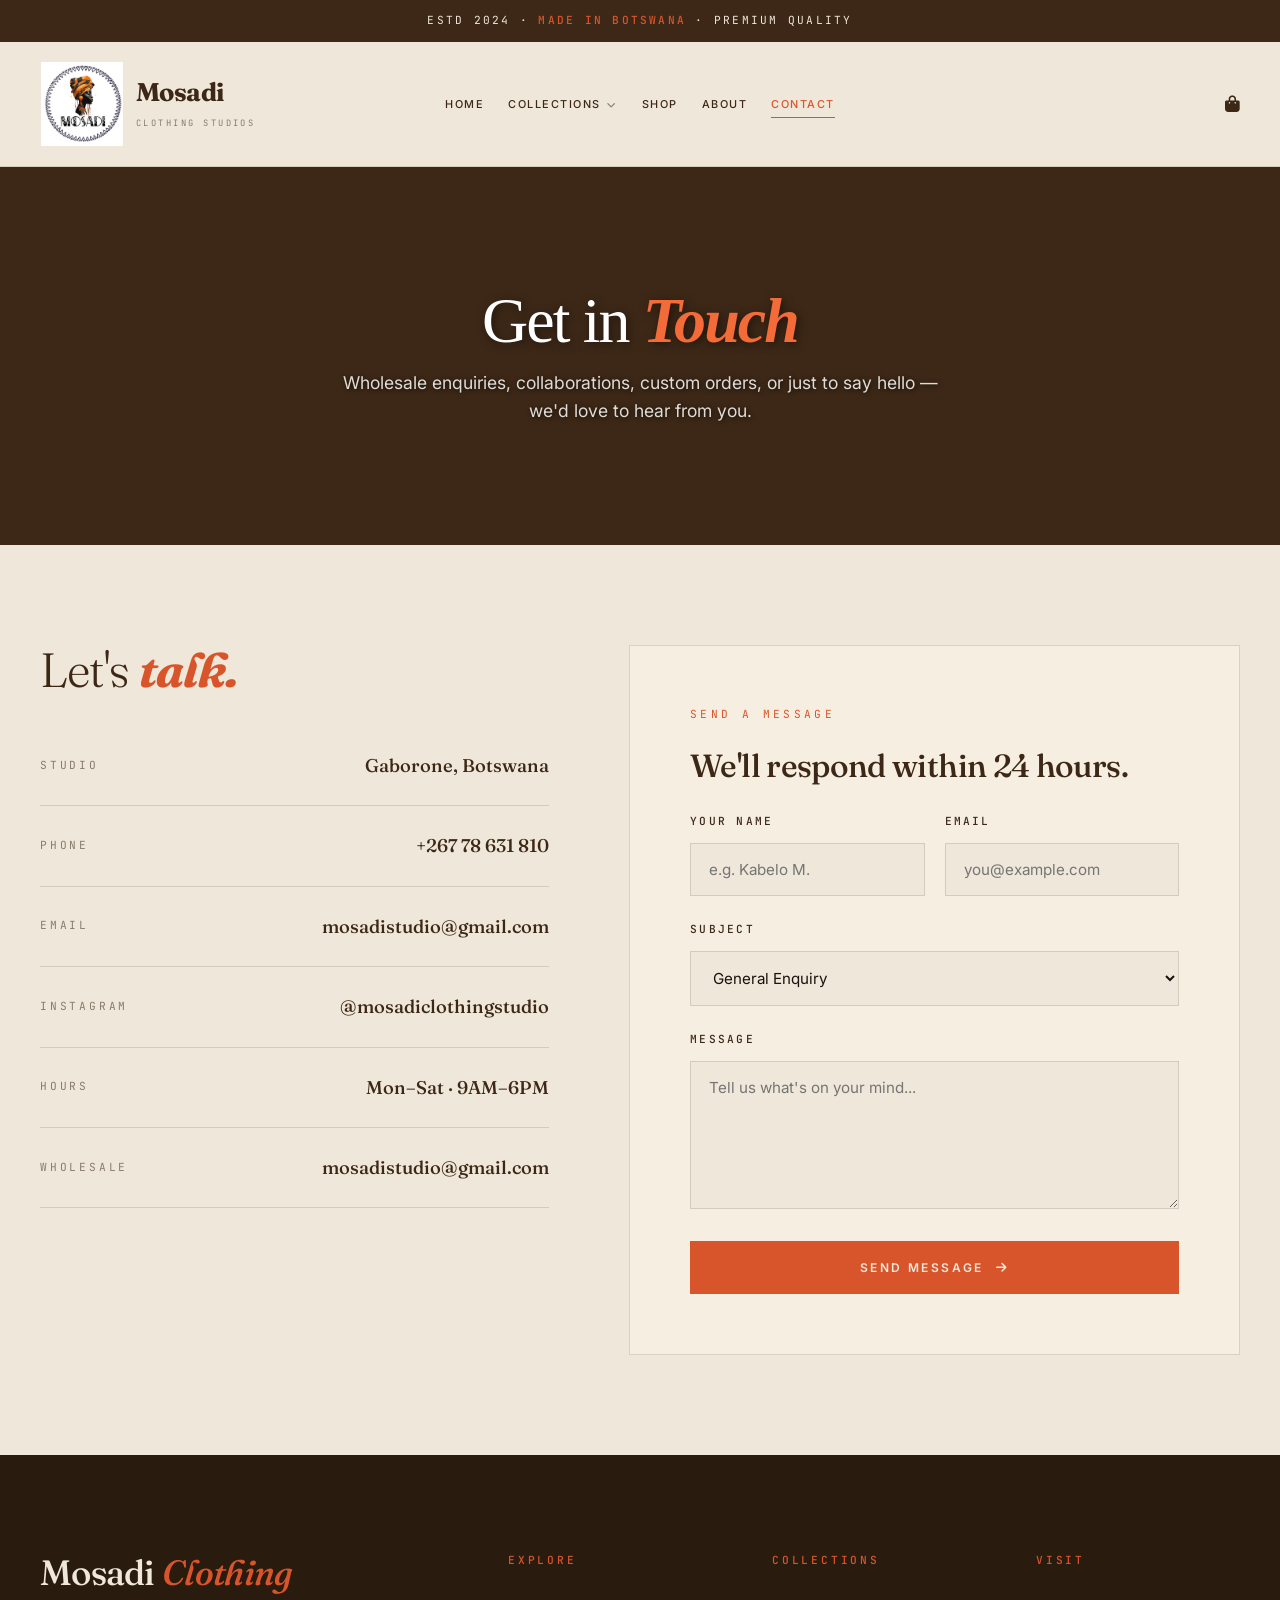
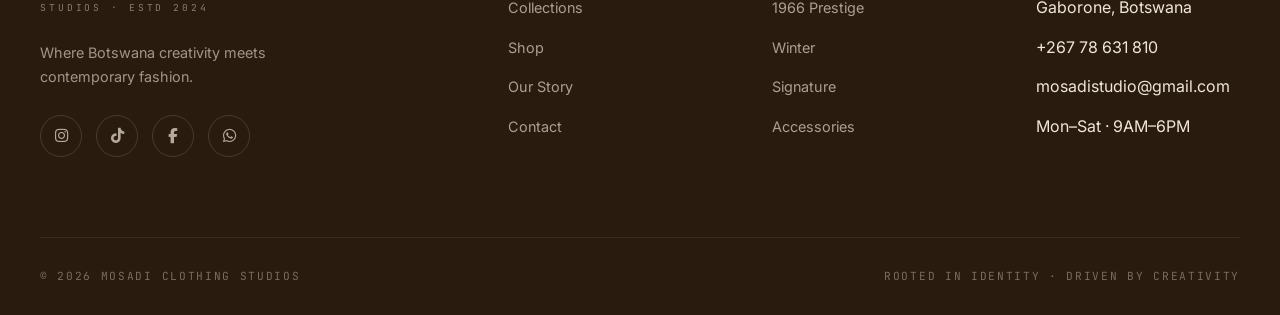
<file: contact.html>
<!DOCTYPE html>
<html lang="en">
<head>
    <meta charset="UTF-8">
    <meta name="viewport" content="width=device-width, initial-scale=1.0">
    <title>Contact | Mosadi Clothing Studios</title>
    <meta name="description" content="Get in touch with Mosadi Clothing Studios — wholesale enquiries, collaborations, custom orders, and general enquiries.">
    <link rel="stylesheet" href="https://cdnjs.cloudflare.com/ajax/libs/font-awesome/6.4.0/css/all.min.css">
    <link href="https://fonts.googleapis.com/css2?family=Fraunces:ital,opsz,wght@0,9..144,300;0,9..144,500;0,9..144,700;1,9..144,400&family=Inter:wght@400;500;600&family=JetBrains+Mono:wght@400;500&display=swap" rel="stylesheet">
    <link rel="stylesheet" href="style.css">
</head>
<body>

    <!-- TOP BAR -->
    <div class="top-bar">ESTD 2024 · <strong>MADE IN BOTSWANA</strong> · PREMIUM QUALITY</div>

    <!-- HEADER -->
    <header>
        <div class="container nav-container">
            <a href="index.html" class="logo">
                <img src="(Upload-from-mobile-1792503243)603AEE9B-3267-40AD-9421-F3F1CFA5DAF8.jpeg" alt="Mosadi Clothing Studios" class="logo-mark">
                <div class="logo-text">
                    <div class="logo-name">Mosadi</div>
                    <div class="logo-sub">CLOTHING STUDIOS</div>
                </div>
            </a>
            <nav>
                <ul>
                    <li><a href="index.html">Home</a></li>
                      <li class="nav-dropdown">
     <a href="collections.html">Collections <i class="fas fa-chevron-down"></i></a>
    <div class="nav-dropdown-menu"> <a href="debut-collection.html"><span class="dropdown-num">01</span> Debut Collection</a>  
        <a href="heritage-collection.html"><span class="dropdown-num">02</span> Heritage Collection</a>
        <a href="1966-prestige.html"><span class="dropdown-num">03</span> 1966 Prestige</a>
        <a href="seetebosigo.html"><span class="dropdown-num">04</span> Seetebosigo</a>
       
     
    </div>
</li>
                    <li><a href="shop.html">Shop</a></li>
                    <li><a href="about.html">About</a></li>
                    <li><a href="contact.html" class="active">Contact</a></li>
                </ul>
            </nav>
            <div class="nav-icons">
           
                <button class="cart-icon-btn" onclick="toggleCart()" aria-label="Open cart">
                    <i class="fas fa-shopping-bag"></i>
                    <span class="cart-count" id="cart-count">0</span>
                </button>
            </div>
        </div>
    </header>

    <!-- PAGE HEADER -->
    <section class="page-header">
        <div class="container">
            <h1>Get in <em>Touch</em></h1>
            <p>Wholesale enquiries, collaborations, custom orders, or just to say hello — we'd love to hear from you.</p>
        </div>
    </section>

    <!-- CONTACT CONTENT -->
    <main class="container">
        <div class="contact-grid">
            <div class="contact-info">
                <h2>Let's <em>talk.</em></h2>
                <div class="contact-detail">
                    <span class="label">Studio</span>
                    <span class="value">Gaborone, Botswana</span>
                </div>
                <div class="contact-detail">
                    <span class="label">Phone</span>
                    <span class="value">+267 78 631 810</span>
                </div>
                <div class="contact-detail">
                    <span class="label">Email</span>
                    <span class="value">mosadistudio@gmail.com</span>
                </div>
                <div class="contact-detail">
                    <span class="label">Instagram</span>
                    <span class="value">@mosadiclothingstudio</span>
                </div>
                <div class="contact-detail">
                    <span class="label">Hours</span>
                    <span class="value">Mon–Sat · 9AM–6PM</span>
                </div>
                <div class="contact-detail">
                    <span class="label">Wholesale</span>
                    <span class="value">mosadistudio@gmail.com</span>
                </div>
            </div>

            <div class="contact-form">
                <span class="section-label">Send a Message</span>
                <h3 style="font-size: 2rem; margin-bottom: 30px; color: var(--choc); font-weight: 500; letter-spacing: -0.02em;">We'll respond within 24 hours.</h3>
                <form onsubmit="submitContact(event)">
                    <div class="form-row">
                        <div class="form-group">
                            <label for="c-name">Your Name</label>
                            <input type="text" id="c-name" required placeholder="e.g. Kabelo M.">
                        </div>
                        <div class="form-group">
                            <label for="c-email">Email</label>
                            <input type="email" id="c-email" required placeholder="you@example.com">
                        </div>
                    </div>
                    <div class="form-group">
                        <label for="c-subject">Subject</label>
                        <select id="c-subject">
                            <option>General Enquiry</option>
                            <option>Wholesale / Bulk Order</option>
                            <option>Custom Design</option>
                            <option>Collaboration</option>
                            <option>Press / Media</option>
                        </select>
                    </div>
                    <div class="form-group">
                        <label for="c-message">Message</label>
                        <textarea id="c-message" rows="6" required placeholder="Tell us what's on your mind..."></textarea>
                    </div>
                    <button type="submit" class="btn" style="width: 100%; justify-content: center;">Send Message <i class="fas fa-arrow-right"></i></button>
                </form>
            </div>
        </div>
    </main>

    <!-- FOOTER -->
    <footer>
        <div class="container">
            <div class="footer-top">
                <div class="footer-brand">
                    <h3>Mosadi <span>Clothing</span></h3>
                    <small>STUDIOS · ESTD 2024</small>
                    <p>Where Botswana creativity meets contemporary fashion.</p>
                    <div class="footer-socials">
                        <a href="https://www.instagram.com/mosadiclothingstudio/3" target="_blank" rel="noopener"><i class="fab fa-instagram"></i></a>
                        <a href="https://www.tiktok.com/@mosadiclothingstudio/video/7630798015929928980" target="_blank" rel="noopener"><i class="fab fa-tiktok"></i></a>
                        <a href="https://www.facebook.com/61581693073335/" target="_blank" rel="noopener"><i class="fab fa-facebook-f"></i></a>
                        <a href="https://wa.me/26778631810" target="_blank" rel="noopener"><i class="fab fa-whatsapp"></i></a>
                    </div>
                </div>
                <div class="footer-col">
                    <h4>Explore</h4>
                    <ul>
                        <li><a href="collections.html">Collections</a></li>
                        <li><a href="shop.html">Shop</a></li>
                        <li><a href="about.html">Our Story</a></li>
                        <li><a href="contact.html">Contact</a></li>
                    </ul>
                </div>
                <div class="footer-col">
                    <h4>Collections</h4>
                    <ul>
                        <li><a href="collections.html">1966 Prestige</a></li>
                        <li><a href="collections.html">Winter</a></li>
                        <li><a href="shop.html">Signature</a></li>
                        <li><a href="shop.html">Accessories</a></li>
                    </ul>
                </div>
                <div class="footer-col">
                    <h4>Visit</h4>
                    <ul>
                        <li>Gaborone, Botswana</li>
                        <li>+267 78 631 810</li>
                        <li>mosadistudio@gmail.com</li>
                        <li>Mon–Sat · 9AM–6PM</li>
                    </ul>
                </div>
            </div>
            <div class="footer-bottom">
                <span>© 2026 MOSADI CLOTHING STUDIOS</span>
                <span>ROOTED IN IDENTITY · DRIVEN BY CREATIVITY</span>
            </div>
        </div>
    </footer>


    <script src="main.js"></script>

</body>
</html>
</file>
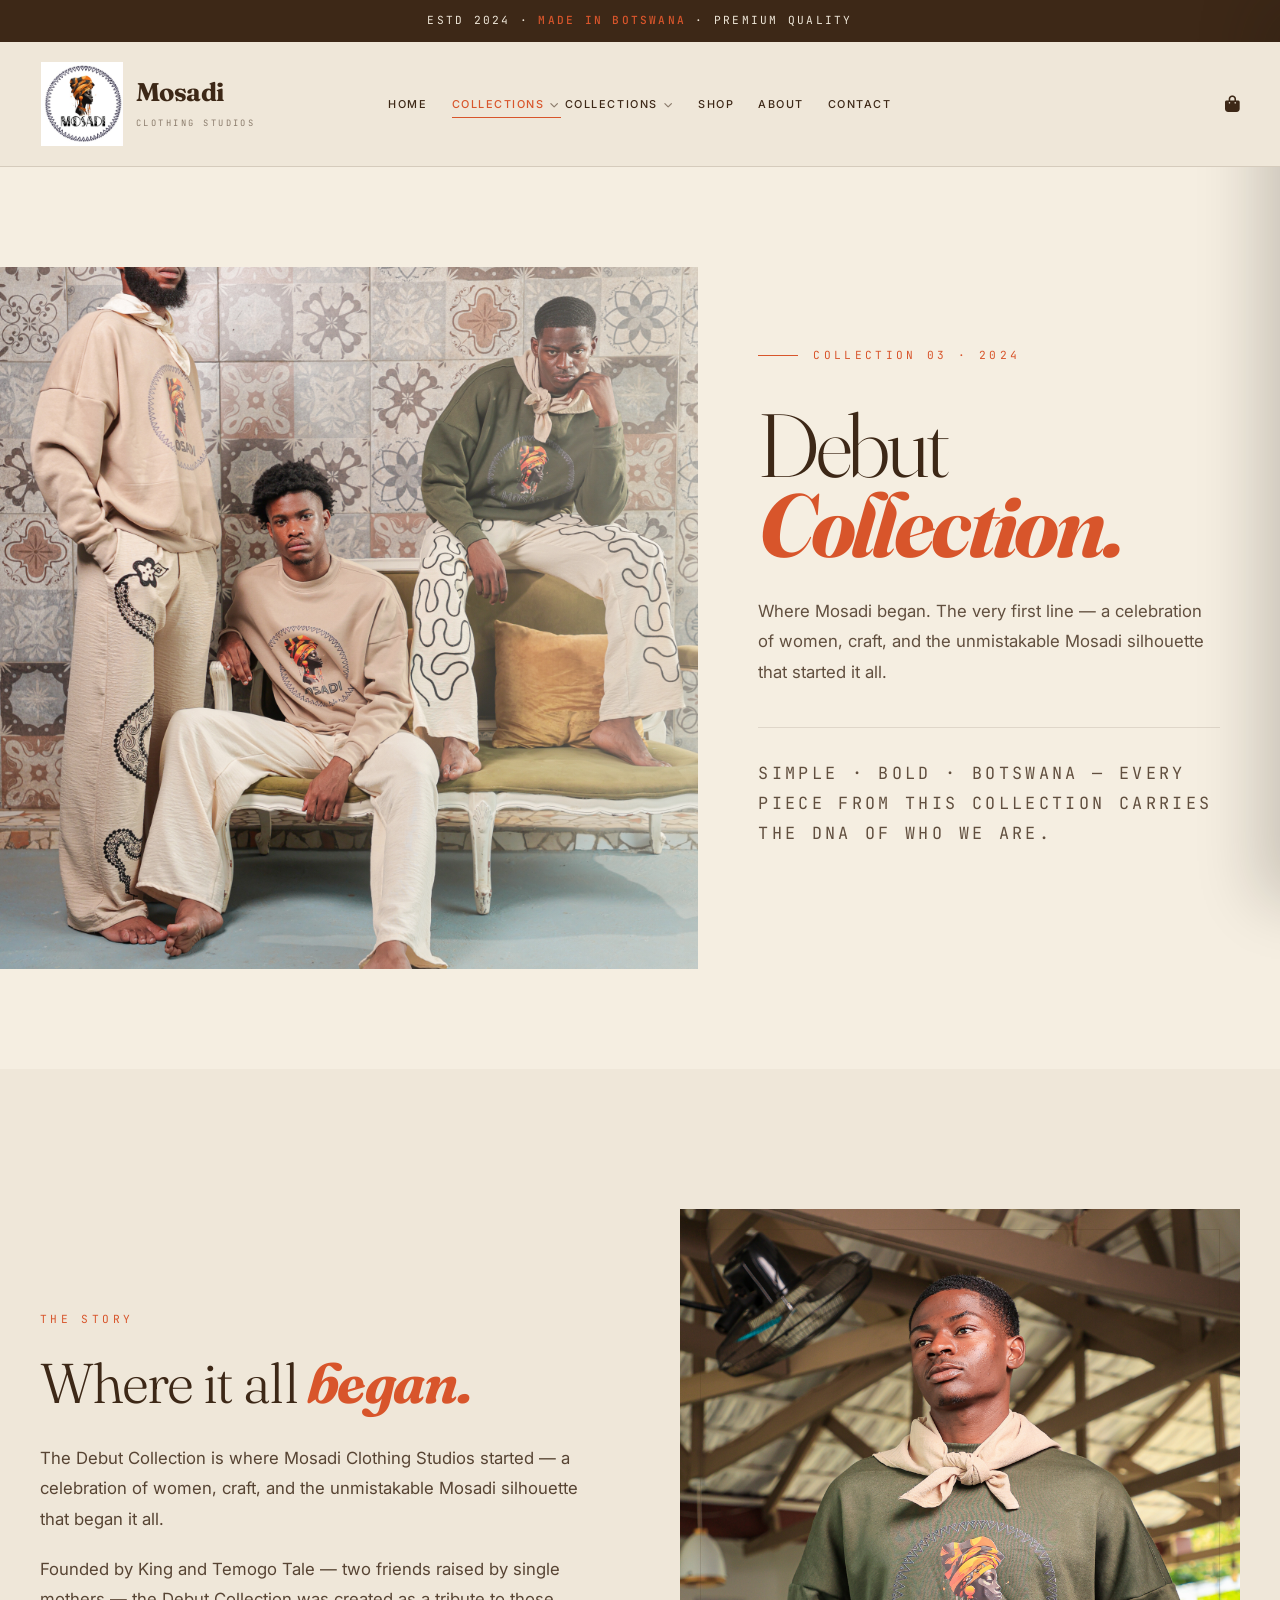
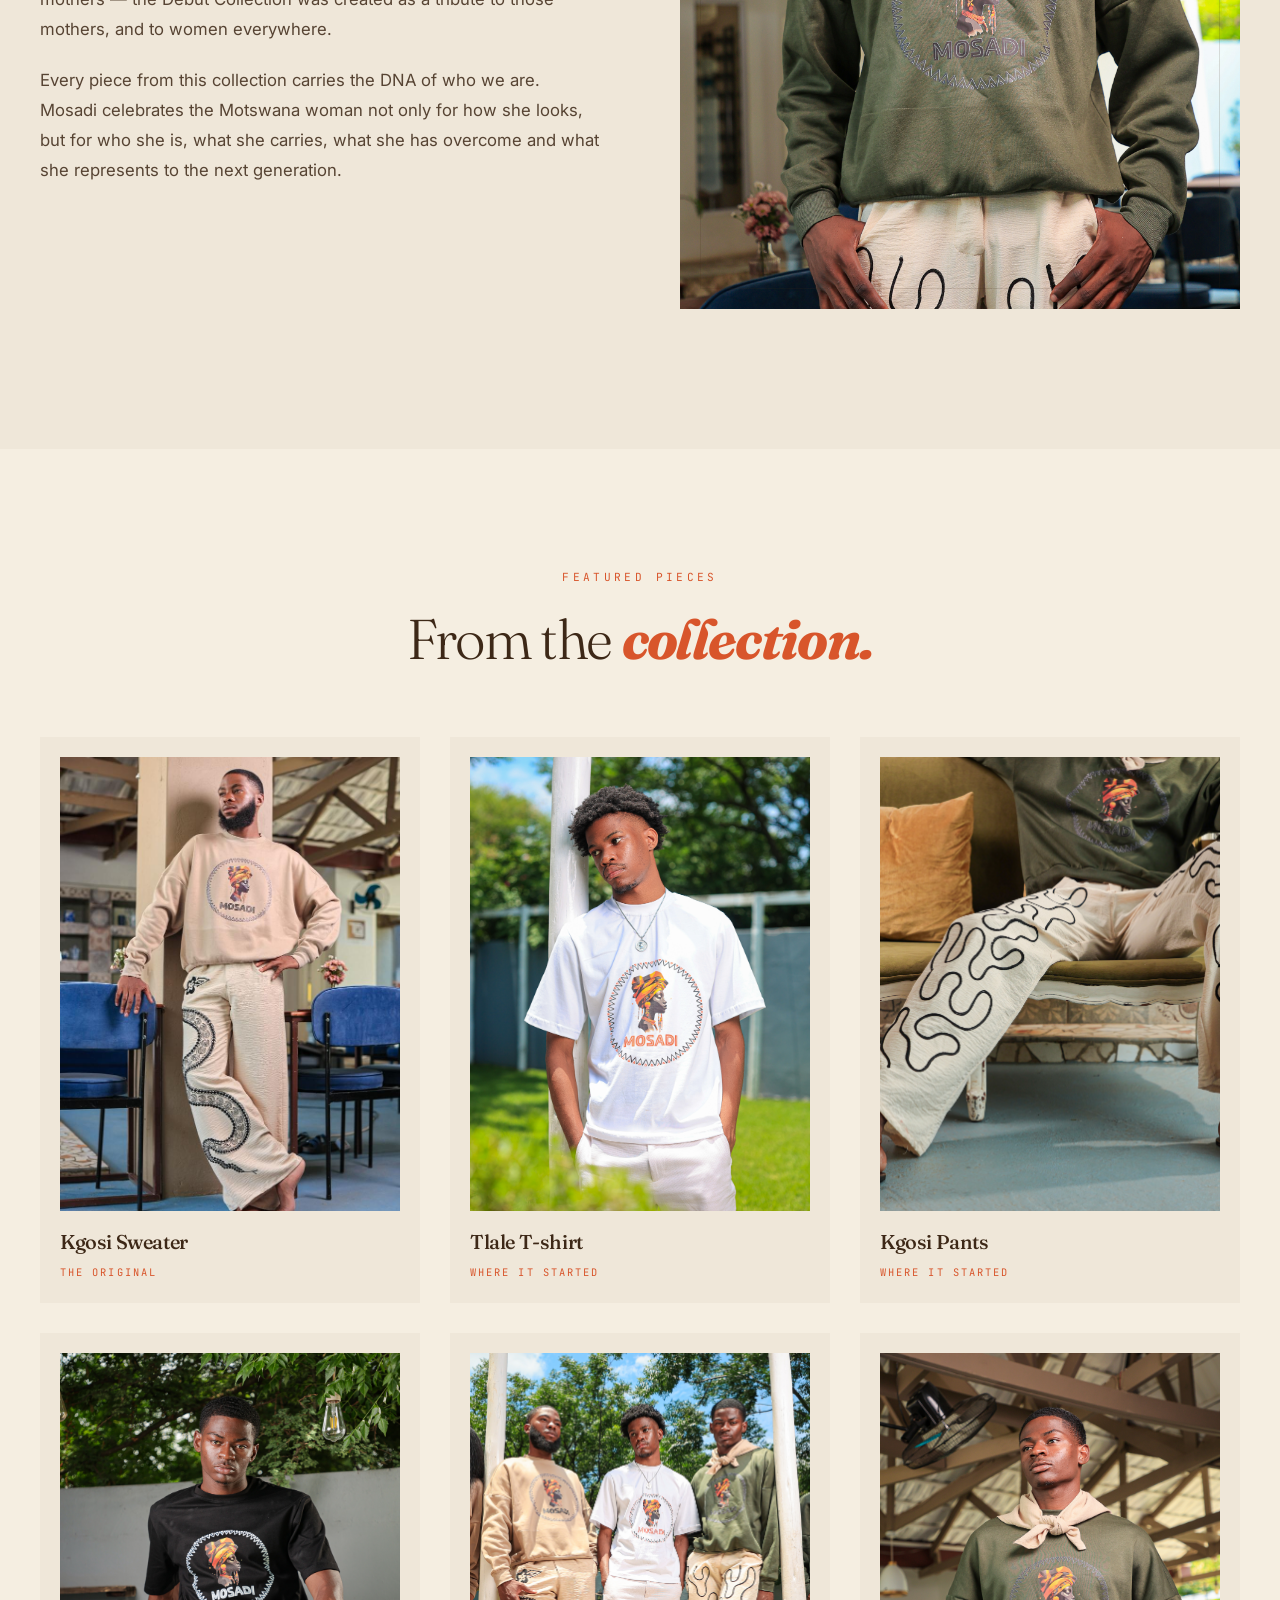
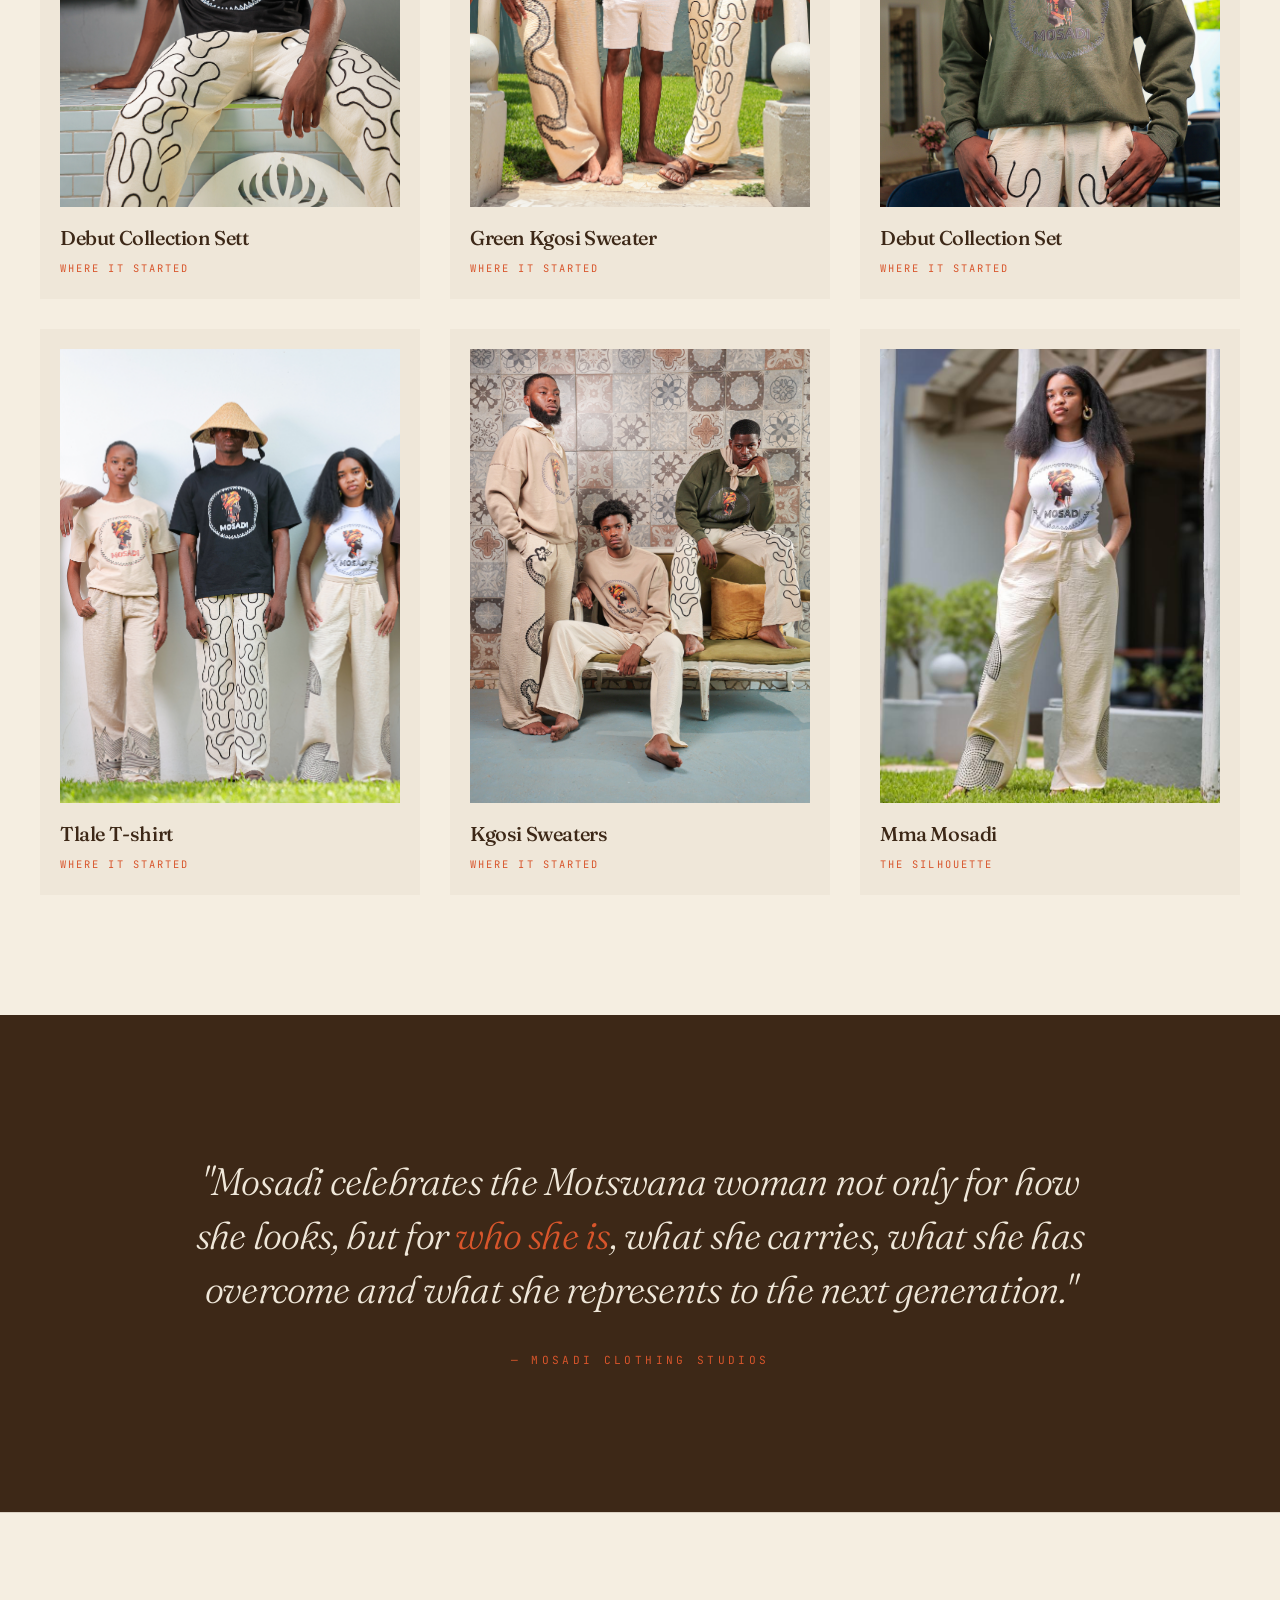
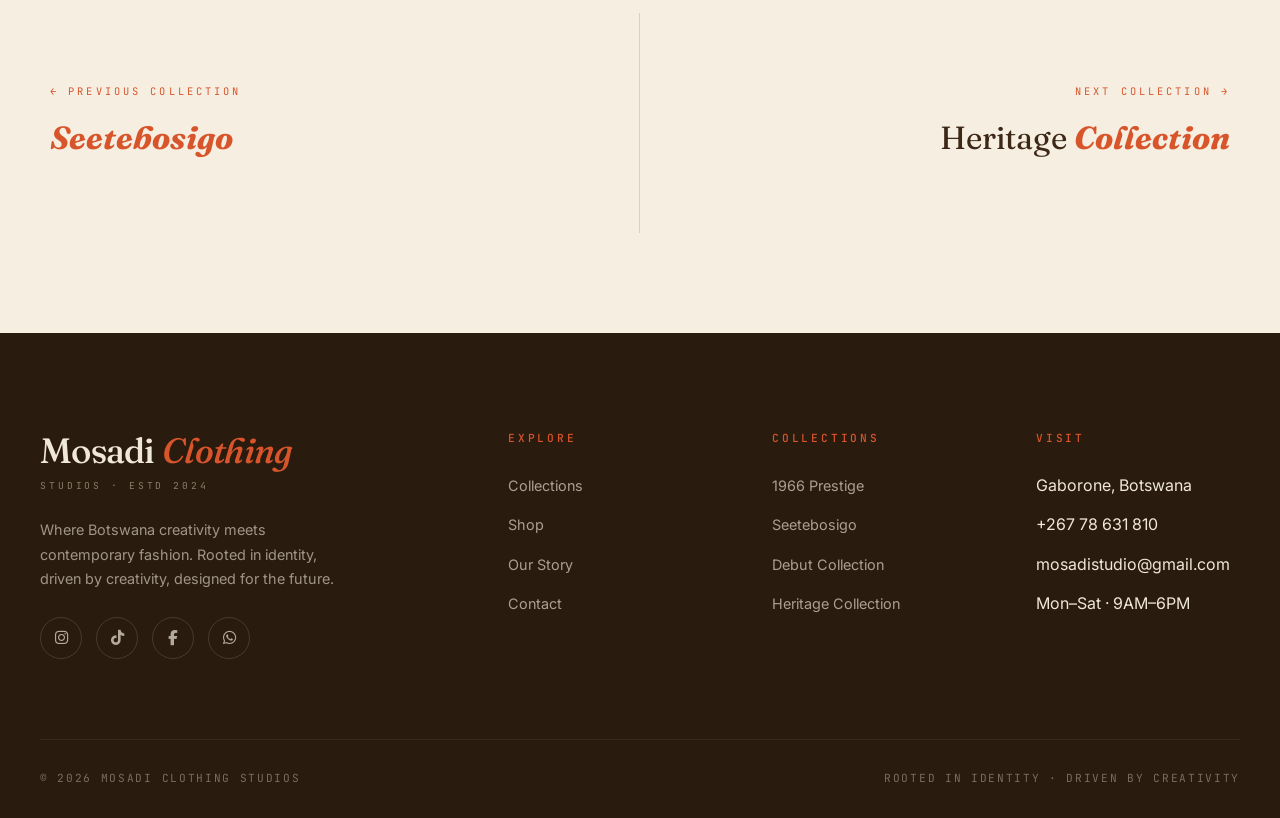
<file: debut-collection.html>
<!DOCTYPE html>
<html lang="en">
<head>
    <meta charset="UTF-8">
    <meta name="viewport" content="width=device-width, initial-scale=1.0">
    <title>Debut Collection | Mosadi Clothing Studios</title>
    <meta name="description" content="Debut Collection — Where Mosadi began. The very first line.">
    <link rel="stylesheet" href="https://cdnjs.cloudflare.com/ajax/libs/font-awesome/6.4.0/css/all.min.css">
    <link href="https://fonts.googleapis.com/css2?family=Fraunces:ital,opsz,wght@0,9..144,300;0,9..144,500;0,9..144,700;1,9..144,400&family=Inter:wght@400;500;600&family=JetBrains+Mono:wght@400;500&display=swap" rel="stylesheet">
    <link rel="stylesheet" href="style.css">
    <style>
        .d-hero {
            display: grid;
            grid-template-columns: 1.2fr 1fr;
            min-height: 92vh;
            background: #F5EEE1;
        }
        .d-hero-visual {
            background-size: cover;
            background-position: center;
            position: relative;
        }
        .d-hero-visual::after {
            content: '';
            position: absolute;
            inset: 0;
            background: linear-gradient(to right, transparent 40%, rgba(245, 238, 225, 0.4));
        }
        .d-hero-text {
            padding: 80px 60px;
            display: flex;
            flex-direction: column;
            justify-content: center;
            position: relative;
            color: #3D2817;
        }
        .d-hero-eyebrow {
            display: flex;
            align-items: center;
            gap: 15px;
            font-family: 'JetBrains Mono', monospace;
            font-size: 0.7rem;
            letter-spacing: 0.3em;
            text-transform: uppercase;
            color: #D8552B;
            margin-bottom: 40px;
        }
        .d-hero-eyebrow::before {
            content: '';
            width: 40px;
            height: 1px;
            background: #D8552B;
        }
        .d-hero-text h1 {
            font-family: 'Fraunces', serif;
            font-size: clamp(3.5rem, 7vw, 7rem);
            font-weight: 300;
            line-height: 0.9;
            letter-spacing: -0.04em;
            color: #3D2817;
            margin-bottom: 30px;
        }
        .d-hero-text h1 em {
            font-style: italic;
            font-weight: 700;
            color: #D8552B;
        }
        .d-hero-text p {
            font-size: 1.05rem;
            color: #3D2817;
            opacity: 0.8;
            max-width: 480px;
            line-height: 1.8;
            margin-bottom: 40px;
        }
        .d-hero-tag {
            font-family: 'JetBrains Mono', monospace;
            font-size: 0.7rem;
            letter-spacing: 0.2em;
            text-transform: uppercase;
            color: #8A7B6B;
            padding-top: 30px;
            border-top: 1px solid rgba(61, 40, 23, 0.15);
        }
        .d-story {
            padding: 140px 0;
            background: #EFE7D9;
        }
        .d-story-grid {
            display: grid;
            grid-template-columns: 1fr 1fr;
            gap: 80px;
            align-items: center;
        }
        .d-story-text h2 {
            font-family: 'Fraunces', serif;
            font-size: clamp(2.2rem, 4.5vw, 3.5rem);
            font-weight: 300;
            line-height: 1.05;
            letter-spacing: -0.03em;
            color: #3D2817;
            margin-bottom: 30px;
        }
        .d-story-text h2 em { font-style: italic; font-weight: 700; color: #D8552B; }
        .d-story-text p {
            font-size: 1.05rem;
            color: #3D2817;
            opacity: 0.85;
            line-height: 1.8;
            margin-bottom: 20px;
        }
        .d-story-img {
            aspect-ratio: 4/5;
            background-size: cover;
            background-position: center;
            position: relative;
        }
        .d-story-img::after {
            content: '';
            position: absolute;
            top: 20px;
            left: 20px;
            right: 20px;
            bottom: 20px;
            border: 1px solid rgba(61, 40, 23, 0.15);
        }
        .d-pieces {
            padding: 120px 0;
            background: #F5EEE1;
        }
        .d-pieces-header {
            text-align: center;
            margin-bottom: 70px;
        }
        .d-pieces-header h2 {
            font-family: 'Fraunces', serif;
            font-size: clamp(2.2rem, 4.5vw, 3.5rem);
            font-weight: 300;
            color: #3D2817;
            letter-spacing: -0.03em;
            line-height: 1;
        }
        .d-pieces-header h2 em { font-style: italic; font-weight: 700; color: #D8552B; }
        .d-pieces-grid {
            display: grid;
            grid-template-columns: repeat(3, 1fr);
            gap: 30px;
        }
        .d-piece {
            text-decoration: none;
            color: inherit;
            display: flex;
            flex-direction: column;
            gap: 20px;
            background: #EFE7D9;
            padding: 20px;
            transition: transform 0.5s ease;
        }
        .d-piece:hover { transform: translateY(-6px); }
        .d-piece-img {
            aspect-ratio: 3/4;
            background-size: cover;
            background-position: center;
            position: relative;
            overflow: hidden;
        }
        .d-piece-img::after {
            content: '';
            position: absolute;
            bottom: 0;
            left: 0;
            height: 3px;
            width: 100%;
            background: #D8552B;
            transform: scaleX(0);
            transform-origin: left;
            transition: transform 0.6s ease;
        }
        .d-piece:hover .d-piece-img::after { transform: scaleX(1); }
        .d-piece-info h3 {
            font-family: 'Fraunces', serif;
            font-size: 1.25rem;
            font-weight: 500;
            color: #3D2817;
            margin-bottom: 6px;
        }
        .d-piece-info span {
            font-family: 'JetBrains Mono', monospace;
            font-size: 0.65rem;
            letter-spacing: 0.2em;
            text-transform: uppercase;
            color: #D8552B;
        }
        .d-quote {
            padding: 140px 40px;
            background: #3D2817;
            color: #EFE7D9;
            text-align: center;
        }
        .d-quote p {
            font-family: 'Fraunces', serif;
            font-style: italic;
            font-weight: 300;
            font-size: clamp(1.5rem, 3vw, 2.5rem);
            line-height: 1.4;
            color: #EFE7D9;
            max-width: 900px;
            margin: 0 auto 30px;
            letter-spacing: -0.02em;
        }
        .d-quote p em { color: #D8552B; }
        .d-quote span {
            font-family: 'JetBrains Mono', monospace;
            font-size: 0.7rem;
            letter-spacing: 0.3em;
            text-transform: uppercase;
            color: #D8552B;
        }
        .d-nav {
            background: #F5EEE1;
            display: grid;
            grid-template-columns: 1fr 1fr;
            border-top: 1px solid rgba(61, 40, 23, 0.15);
        }
        .d-nav-item {
            padding: 70px 50px;
            display: flex;
            flex-direction: column;
            gap: 12px;
            text-decoration: none;
            color: inherit;
            transition: background 0.4s ease;
        }
        .d-nav-item:first-child { border-right: 1px solid rgba(61, 40, 23, 0.15); }
        .d-nav-item:hover { background: #EFE7D9; }
        .d-nav-label {
            font-family: 'JetBrains Mono', monospace;
            font-size: 0.65rem;
            letter-spacing: 0.3em;
            text-transform: uppercase;
            color: #D8552B;
        }
        .d-nav-title {
            font-family: 'Fraunces', serif;
            font-size: clamp(1.3rem, 2.5vw, 2rem);
            font-weight: 400;
            color: #3D2817;
        }
        .d-nav-title em { font-style: italic; font-weight: 700; color: #D8552B; }
        .d-nav-item.next { text-align: right; }
        @media (max-width: 1024px) {
            .d-hero { grid-template-columns: 1fr; }
            .d-hero-visual { min-height: 500px; }
            .d-hero-text { padding: 70px 40px; }
            .d-story-grid { grid-template-columns: 1fr; gap: 50px; }
            .d-pieces-grid { grid-template-columns: repeat(2, 1fr); gap: 25px; }
        }
        @media (max-width: 600px) {
            .d-hero-text { padding: 50px 24px; }
            .d-pieces-grid { grid-template-columns: 1fr; }
            .d-nav { grid-template-columns: 1fr; }
            .d-nav-item:first-child { border-right: none; border-bottom: 1px solid rgba(61, 40, 23, 0.15); }
            .d-nav-item.next { text-align: left; }
        }
    </style>
</head>
<body>

    <div class="top-bar">ESTD 2024 · <strong>MADE IN BOTSWANA</strong> · PREMIUM QUALITY</div>

    <header>
        <div class="container nav-container">
             <a href="index.html" class="logo">
                <img src="(Upload-from-mobile-1792503243)603AEE9B-3267-40AD-9421-F3F1CFA5DAF8.jpeg" alt="Mosadi Clothing Studios" class="logo-mark">
                <div class="logo-text">
                    <div class="logo-name">Mosadi</div>
                    <div class="logo-sub">CLOTHING STUDIOS</div>
                </div>
            </a>
            <nav>
                <ul>
                    <li><a href="index.html">Home</a></li>
                    <li class="nav-dropdown">
                        <a href="collections.html" class="active">Collections <i class="fas fa-chevron-down"></i></a>
                        <a href="collections.html">Collections <i class="fas fa-chevron-down"></i></a>
    <div class="nav-dropdown-menu"> <a href="debut-collection.html"><span class="dropdown-num">01</span> Debut Collection</a>  
        <a href="heritage-collection.html"><span class="dropdown-num">02</span> Heritage Collection</a>
        <a href="seetebosigo.html"><span class="dropdown-num">03</span> Seetebosigo</a>
         <a href="1966-prestige.html"><span class="dropdown-num">04</span> 1966 Prestige</a>
     
    </div>
                    <li><a href="shop.html">Shop</a></li>
                    <li><a href="about.html">About</a></li>
                    <li><a href="contact.html">Contact</a></li>
                </ul>
            </nav>
            <div class="nav-icons">
                
                <button class="cart-icon-btn" onclick="toggleCart()" aria-label="Open cart">
                    <i class="fas fa-shopping-bag"></i>
                    <span class="cart-count" id="cart-count">0</span>
                </button>
            </div>
        </div>
    </header>

    <main>

        <section class="d-hero">
            <div class="d-hero-visual" style="background-image: url('IMG_3176.jpeg');"></div>
            <div class="d-hero-text">
                <span class="d-hero-eyebrow">Collection 03 · 2024</span>
                <h1>Debut<br><em>Collection.</em></h1>
                <p>Where Mosadi began. The very first line — a celebration of women, craft, and the unmistakable Mosadi silhouette that started it all.</p>
                <p class="d-hero-tag">Simple · Bold · Botswana — every piece from this collection carries the DNA of who we are.</p>
            </div>
        </section>

        <section class="d-story">
            <div class="container d-story-grid">
                <div class="d-story-text">
                    <span class="section-label">The Story</span>
                    <h2>Where it all <em>began.</em></h2>
                    <p>The Debut Collection is where Mosadi Clothing Studios started — a celebration of women, craft, and the unmistakable Mosadi silhouette that began it all.</p>
                    <p>Founded by King and Temogo Tale — two friends raised by single mothers — the Debut Collection was created as a tribute to those mothers, and to women everywhere.</p>
                    <p>Every piece from this collection carries the DNA of who we are. Mosadi celebrates the Motswana woman not only for how she looks, but for who she is, what she carries, what she has overcome and what she represents to the next generation.</p>
                </div>
                <div class="d-story-img" style="background-image: url('IMG_3124.jpeg');"></div>
            </div>
        </section>

        <section class="d-pieces">
            <div class="container">
                <div class="d-pieces-header">
                    <span class="section-label" style="display: block; text-align: center;">Featured Pieces</span>
                    <h2>From the <em>collection.</em></h2>
                </div>
                <div class="d-pieces-grid">
                    <a href="shop.html" class="d-piece">
                        <div class="d-piece-img" style="background-image: url('29ea7e6a-6c8e-4705-94b0-4d045a040c80.jpeg');"></div>
                        <div class="d-piece-info">
                            <h3>Kgosi Sweater</h3>
                            <span>The Original</span>
                        </div>
                    </a>
                    <a href="shop.html" class="d-piece">
                        <div class="d-piece-img" style="background-image: url('IMG_5121.jpeg');"></div>
                        <div class="d-piece-info">
                            <h3>Tlale T-shirt</h3>
                            <span>Where it Started</span>
                        </div>
                    </a>
                    <a href="shop.html" class="d-piece">
                        <div class="d-piece-img" style="background-image: url('IMG_3181.jpeg');"></div>
                        <div class="d-piece-info">
                            <h3>Kgosi Pants</h3>
                            <span>Where it Started</span>
                        </div>
                    </a>
                    <a href="shop.html" class="d-piece">
                        <div class="d-piece-img" style="background-image: url('IMG_3033.jpeg');"></div>
                        <div class="d-piece-info">
                            <h3>Debut Collection Sett</h3>
                            <span>Where it Started</span>
                        </div>
                    </a>
                    <a href="shop.html" class="d-piece">
                        <div class="d-piece-img" style="background-image: url('IMG_3178.jpeg');"></div>
                        <div class="d-piece-info">
                            <h3>Green Kgosi Sweater</h3>
                            <span>Where it Started</span>
                        </div>
                    </a>
                    <a href="shop.html" class="d-piece">
                        <div class="d-piece-img" style="background-image: url('IMG_3124.jpeg');"></div>
                        <div class="d-piece-info">
                            <h3>Debut Collection Set</h3>
                            <span>Where it Started</span>
                        </div>
                    </a>
                    <a href="shop.html" class="d-piece">
                        <div class="d-piece-img" style="background-image: url('IMG_3031.jpeg');"></div>
                        <div class="d-piece-info">
                            <h3>Tlale T-shirt</h3>
                            <span>Where it Started</span>
                        </div>
                    </a>
                    <a href="shop.html" class="d-piece">
                        <div class="d-piece-img" style="background-image: url('IMG_3176.jpeg');"></div>
                        <div class="d-piece-info">
                            <h3>Kgosi Sweaters</h3>
                            <span>Where it Started</span>
                        </div>
                    </a>
                   
                    <a href="shop.html" class="d-piece">
                        <div class="d-piece-img" style="background-image: url('4416da8b-ba6a-4929-ac47-141d7ac9fdd6.jpeg');"></div>
                        <div class="d-piece-info">
                            <h3>Mma Mosadi </h3>
                            <span>The Silhouette</span>
                        </div>
                    </a>
                </div>
            </div>
        </section>

        <section class="d-quote">
            <p>"Mosadi celebrates the Motswana woman not only for how she looks, but for <em>who she is</em>, what she carries, what she has overcome and what she represents to the next generation."</p>
            <span>— Mosadi Clothing Studios</span>
        </section>

        <section class="d-nav">
            <a href="seetebosigo.html" class="d-nav-item">
                <span class="d-nav-label">← Previous Collection</span>
                <span class="d-nav-title"><em>Seetebosigo</em></span>
            </a>
            <a href="heritage-collection.html" class="d-nav-item next">
                <span class="d-nav-label">Next Collection →</span>
                <span class="d-nav-title">Heritage <em>Collection</em></span>
            </a>
        </section>

    </main>

    <footer>
        <div class="container">
            <div class="footer-top">
                <div class="footer-brand">
                    <h3>Mosadi <span>Clothing</span></h3>
                    <small>STUDIOS · ESTD 2024</small>
                    <p>Where Botswana creativity meets contemporary fashion. Rooted in identity, driven by creativity, designed for the future.</p>
                    <div class="footer-socials">
                        <a href="https://www.instagram.com/mosadiclothingstudio/3" target="_blank" rel="noopener"><i class="fab fa-instagram"></i></a>
                        <a href="https://www.tiktok.com/@mosadiclothingstudio/video/7630798015929928980" target="_blank" rel="noopener"><i class="fab fa-tiktok"></i></a>
                        <a href="https://www.facebook.com/61581693073335/" target="_blank" rel="noopener"><i class="fab fa-facebook-f"></i></a>
                        <a href="https://wa.me/26778631810" target="_blank" rel="noopener"><i class="fab fa-whatsapp"></i></a>
                    </div>
                </div>
                <div class="footer-col">
                    <h4>Explore</h4>
                    <ul>
                        <li><a href="collections.html">Collections</a></li>
                        <li><a href="shop.html">Shop</a></li>
                        <li><a href="about.html">Our Story</a></li>
                        <li><a href="contact.html">Contact</a></li>
                    </ul>
                </div>
                <div class="footer-col">
                    <h4>Collections</h4>
                    <ul>
                        <li><a href="1966-prestige.html">1966 Prestige</a></li>
                        <li><a href="seetebosigo.html">Seetebosigo</a></li>
                        <li><a href="debut-collection.html">Debut Collection</a></li>
                        <li><a href="heritage-collection.html">Heritage Collection</a></li>
                    </ul>
                </div>
                <div class="footer-col">
                    <h4>Visit</h4>
                    <ul>
                        <li>Gaborone, Botswana</li>
                        <li>+267 78 631 810</li>
                             <li>mosadistudio@gmail.com</li>
                        <li>Mon–Sat · 9AM–6PM</li>
                    </ul>
                </div>
            </div>
            <div class="footer-bottom">
                <span>© 2026 MOSADI CLOTHING STUDIOS</span>
                <span>ROOTED IN IDENTITY · DRIVEN BY CREATIVITY</span>
            </div>
        </div>
    </footer>

    <div class="cart-overlay" id="cart-overlay" onclick="closeCart()"></div>
    <aside class="cart-drawer" id="cart-drawer">
        <div class="cart-header">
            <h3>Your Cart</h3>
            <button onclick="closeCart()" aria-label="Close cart"><i class="fas fa-times"></i></button>
        </div>
        <div class="cart-items" id="cart-items"></div>
        <div class="cart-footer">
            <div class="cart-total-row"><span>Total</span><strong id="cart-total">P0.00</strong></div>
            <button class="cart-checkout-btn" onclick="checkoutCart()"><i class="fab fa-whatsapp"></i> Order via WhatsApp</button>
            <p class="cart-note">We'll confirm availability and delivery on WhatsApp</p>
        </div>
    </aside>

    <script src="main.js"></script>
</body>
</html>
</file>
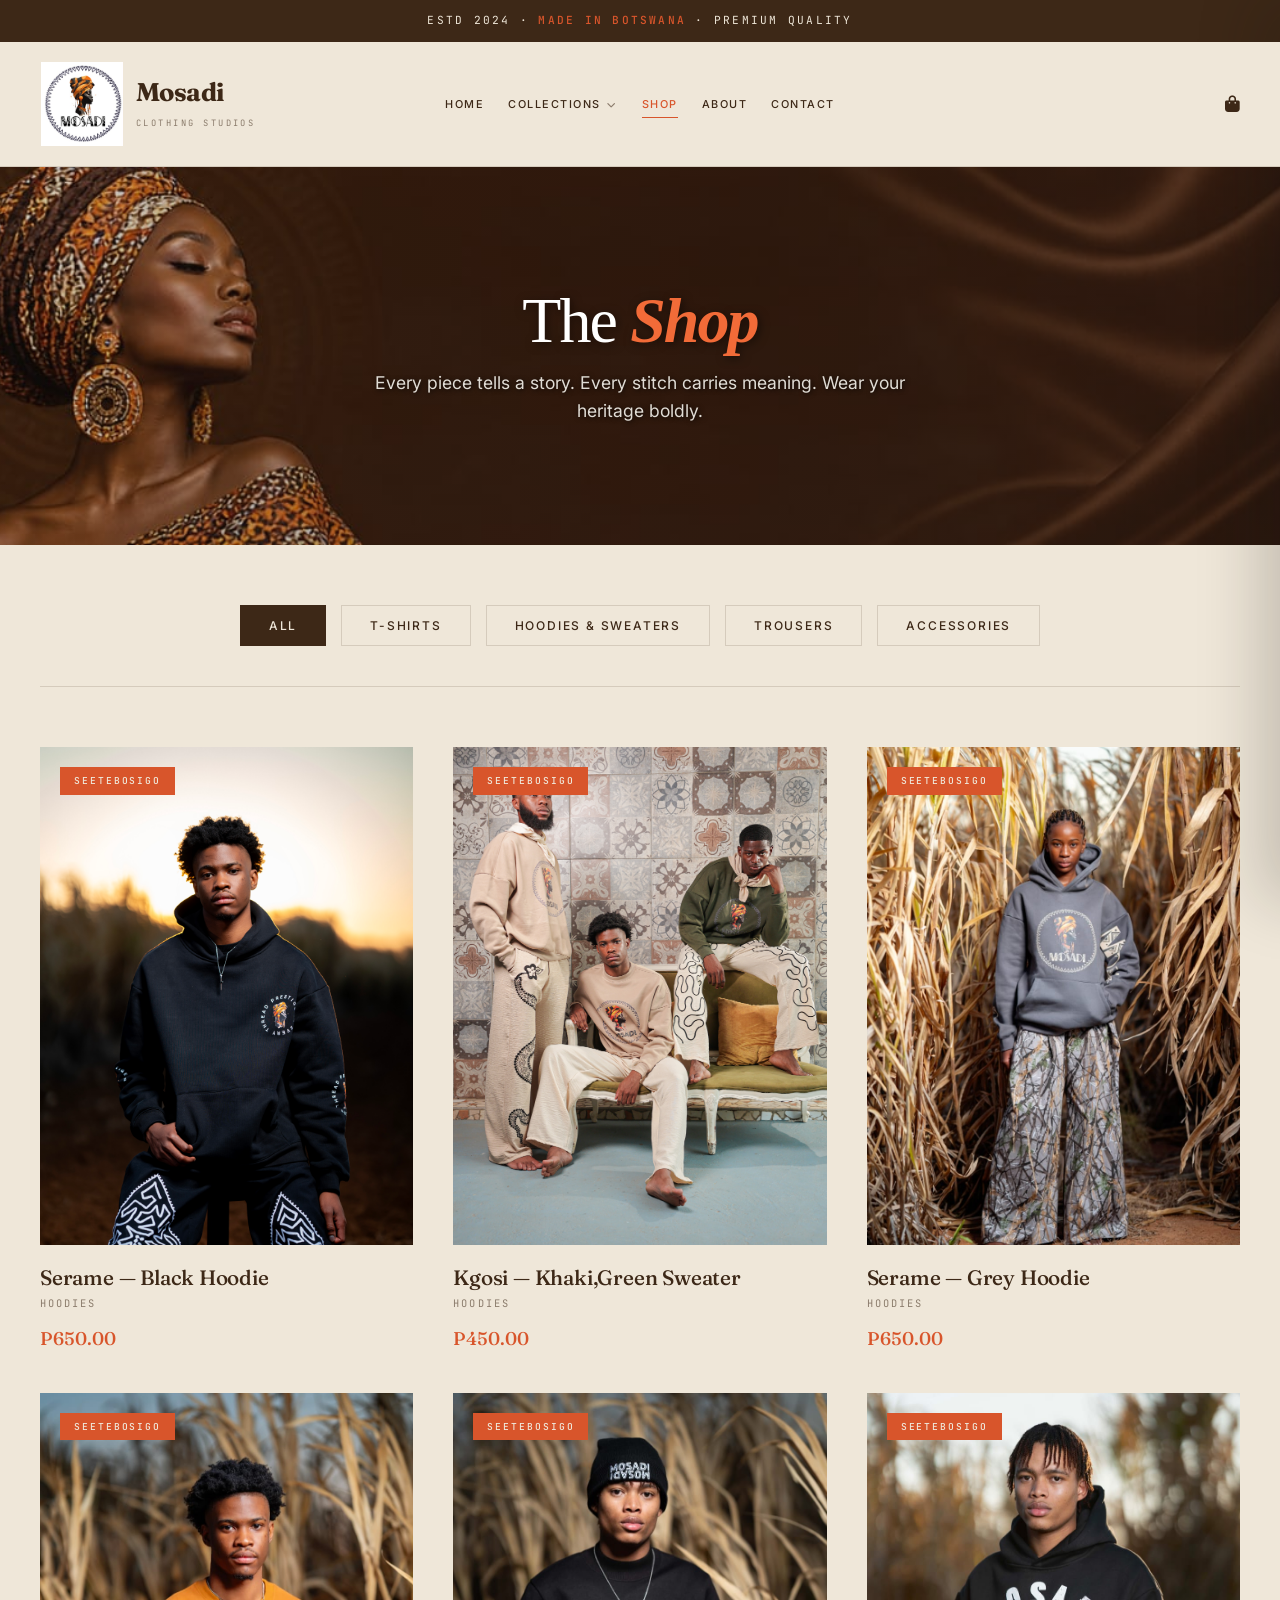
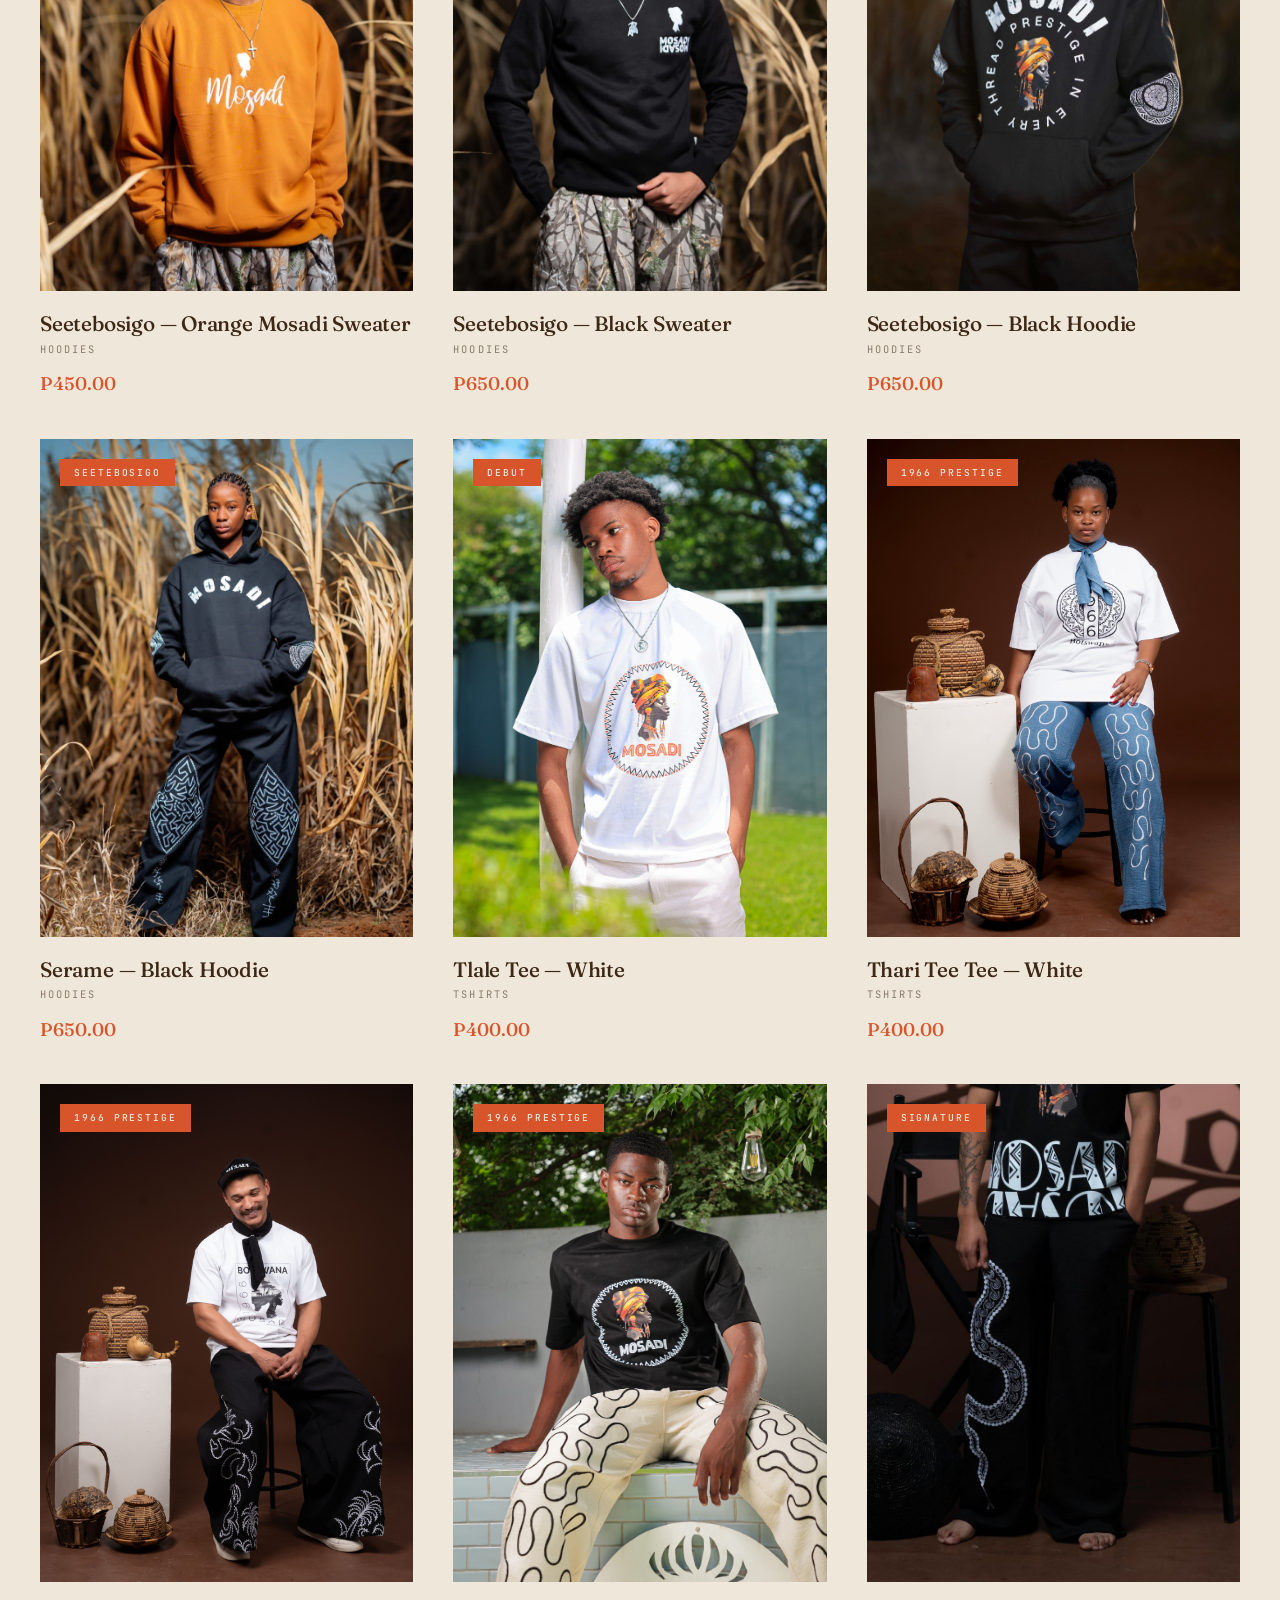
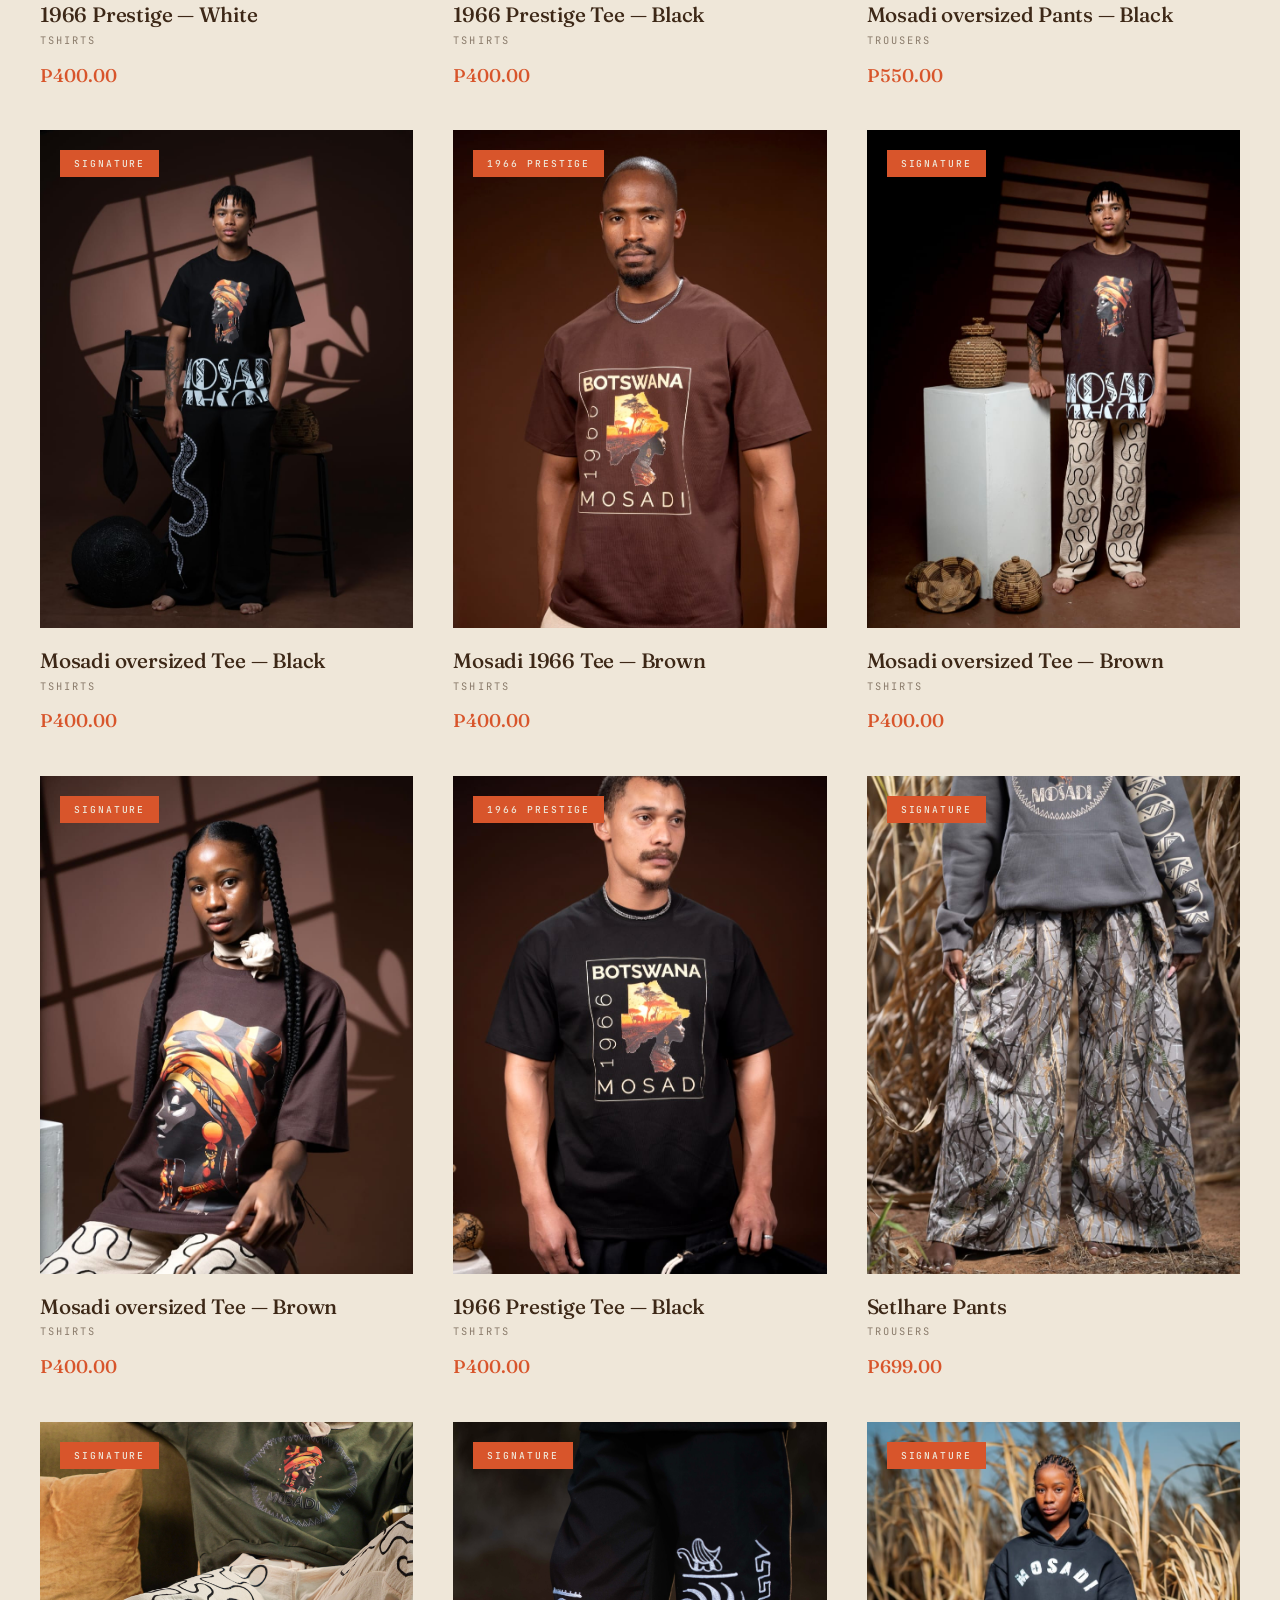
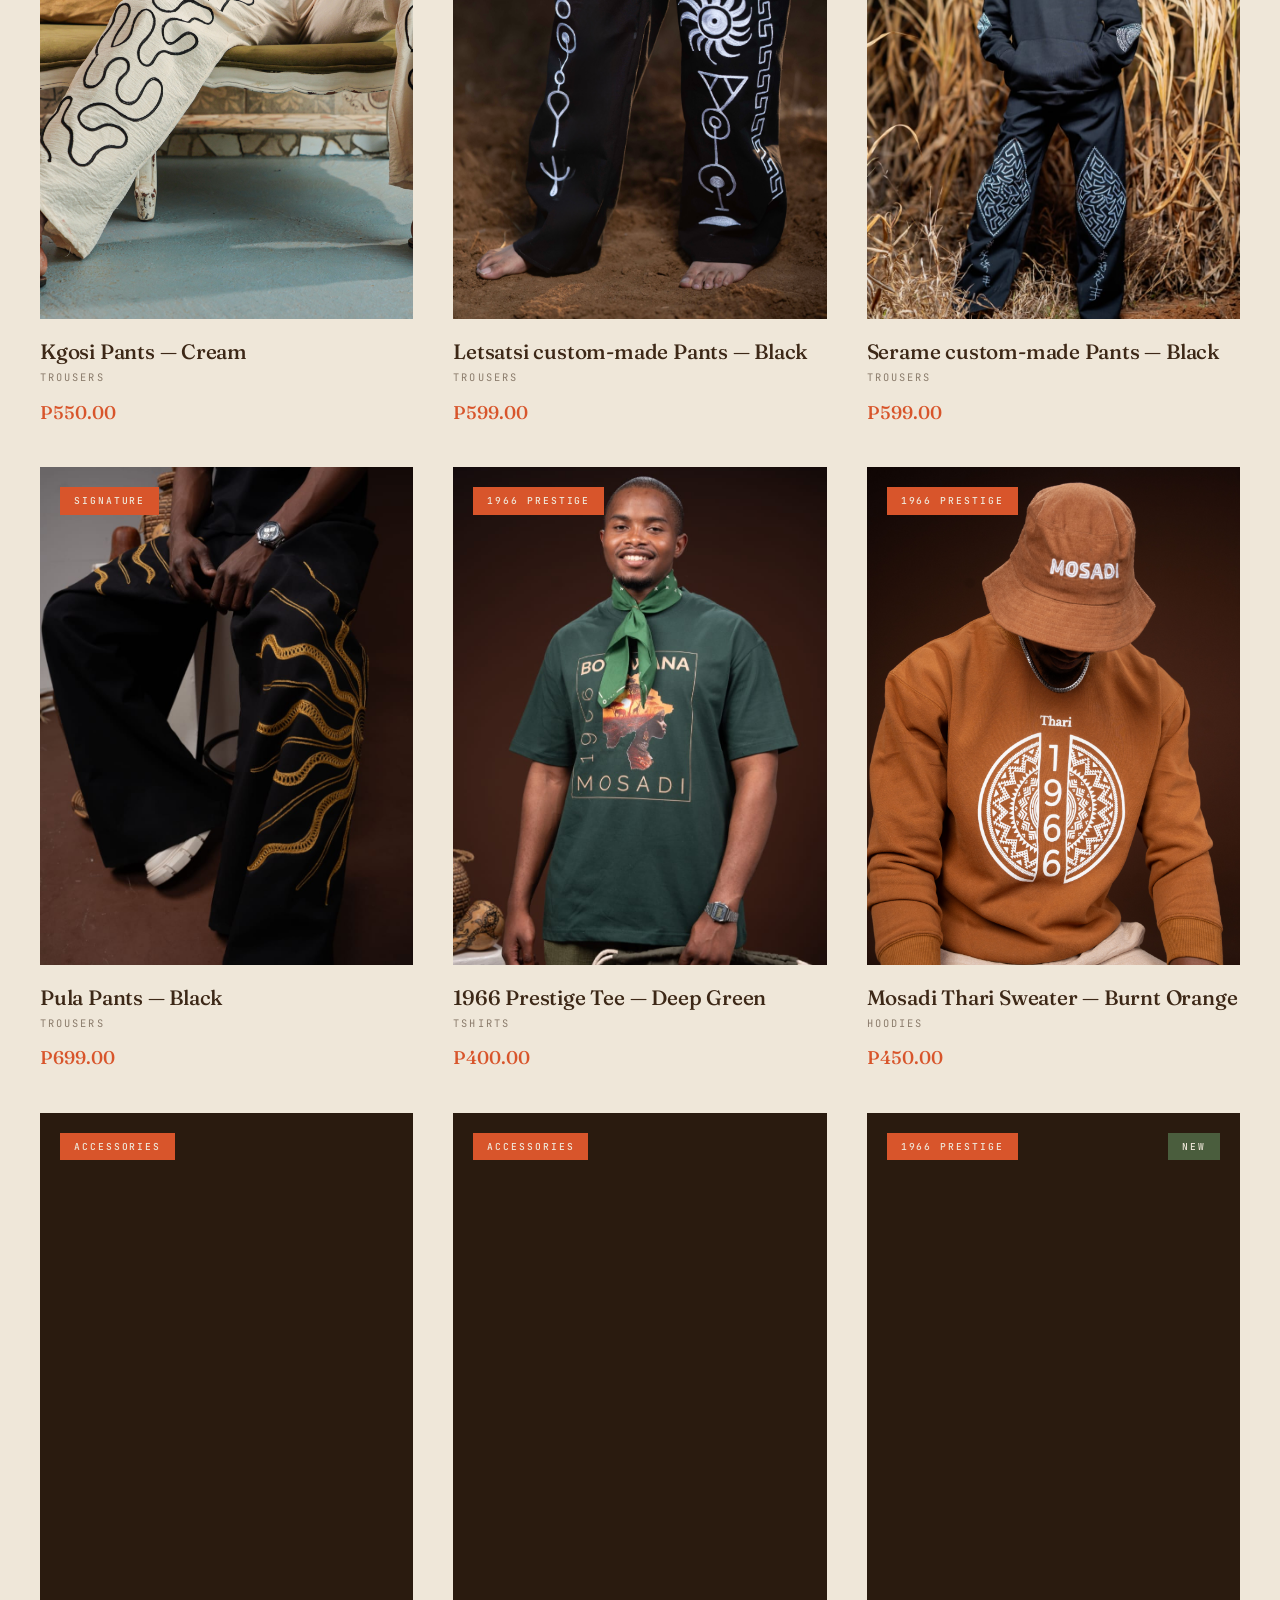
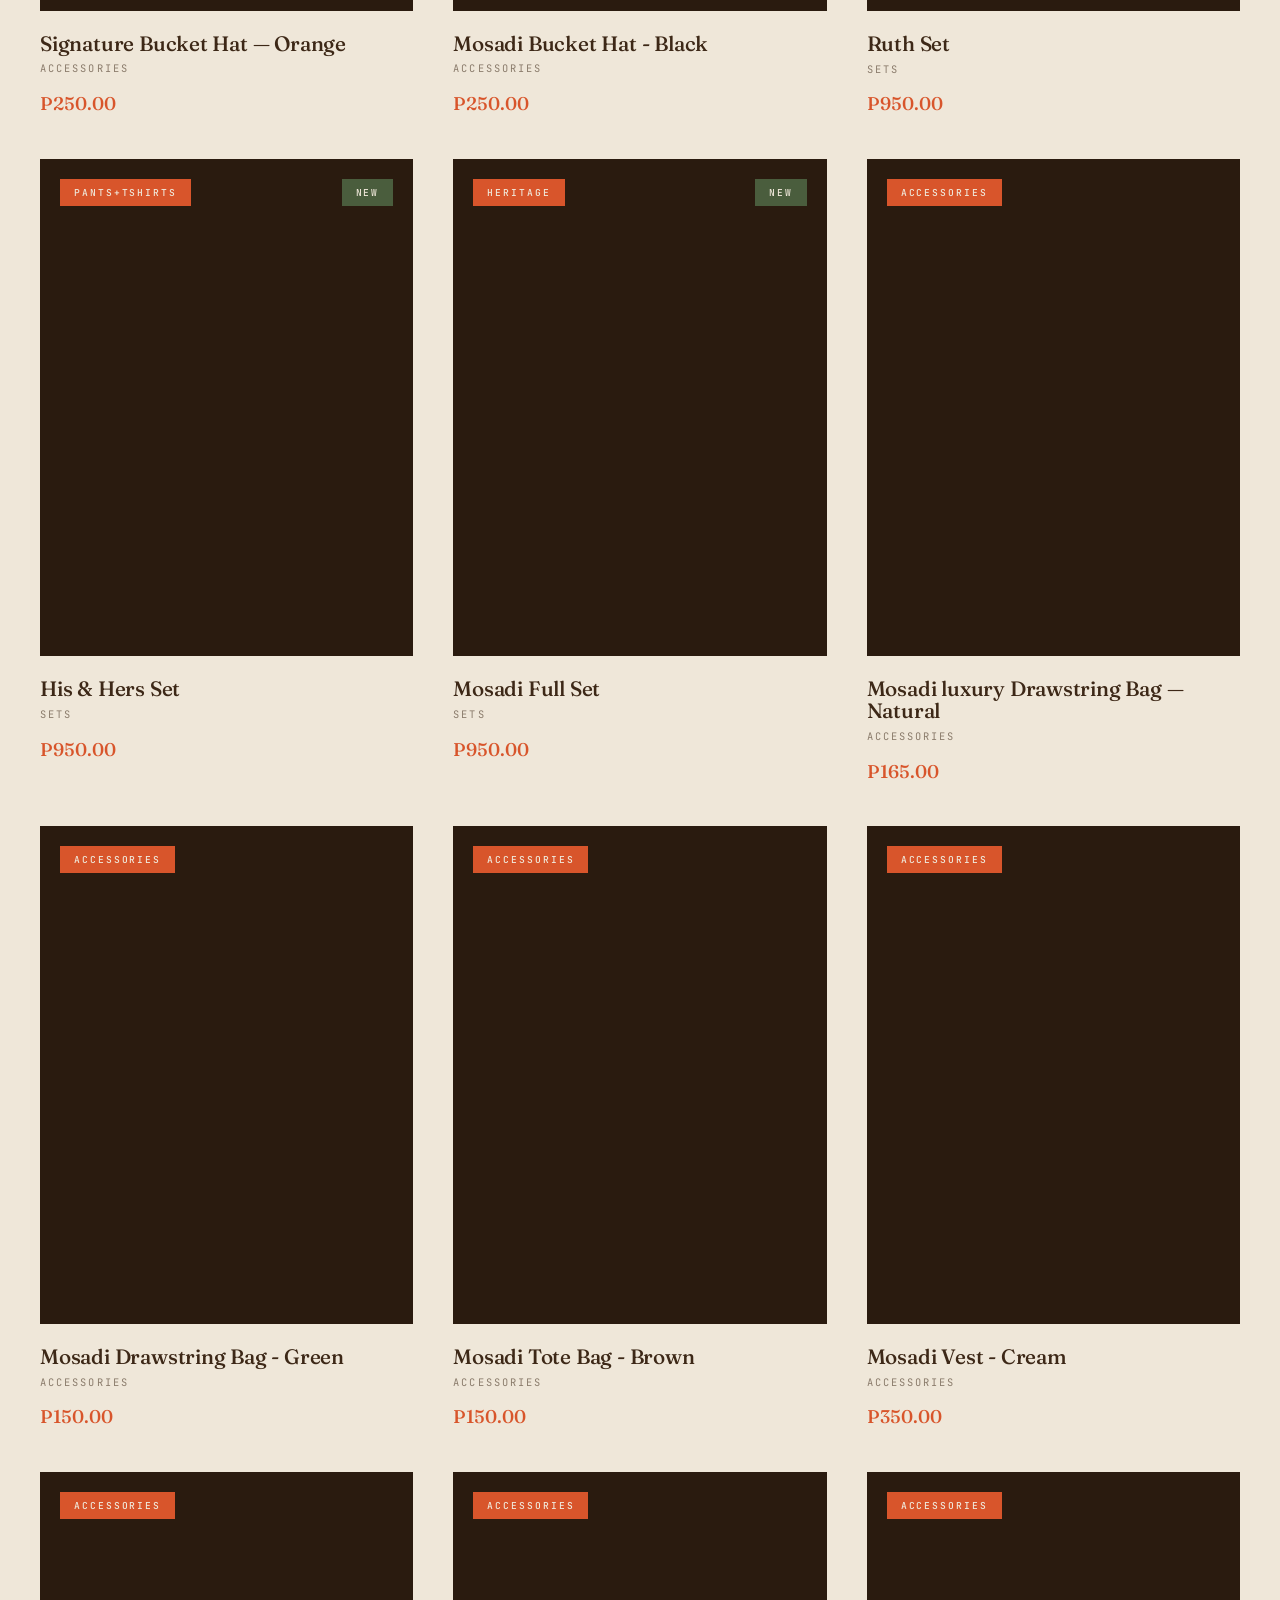
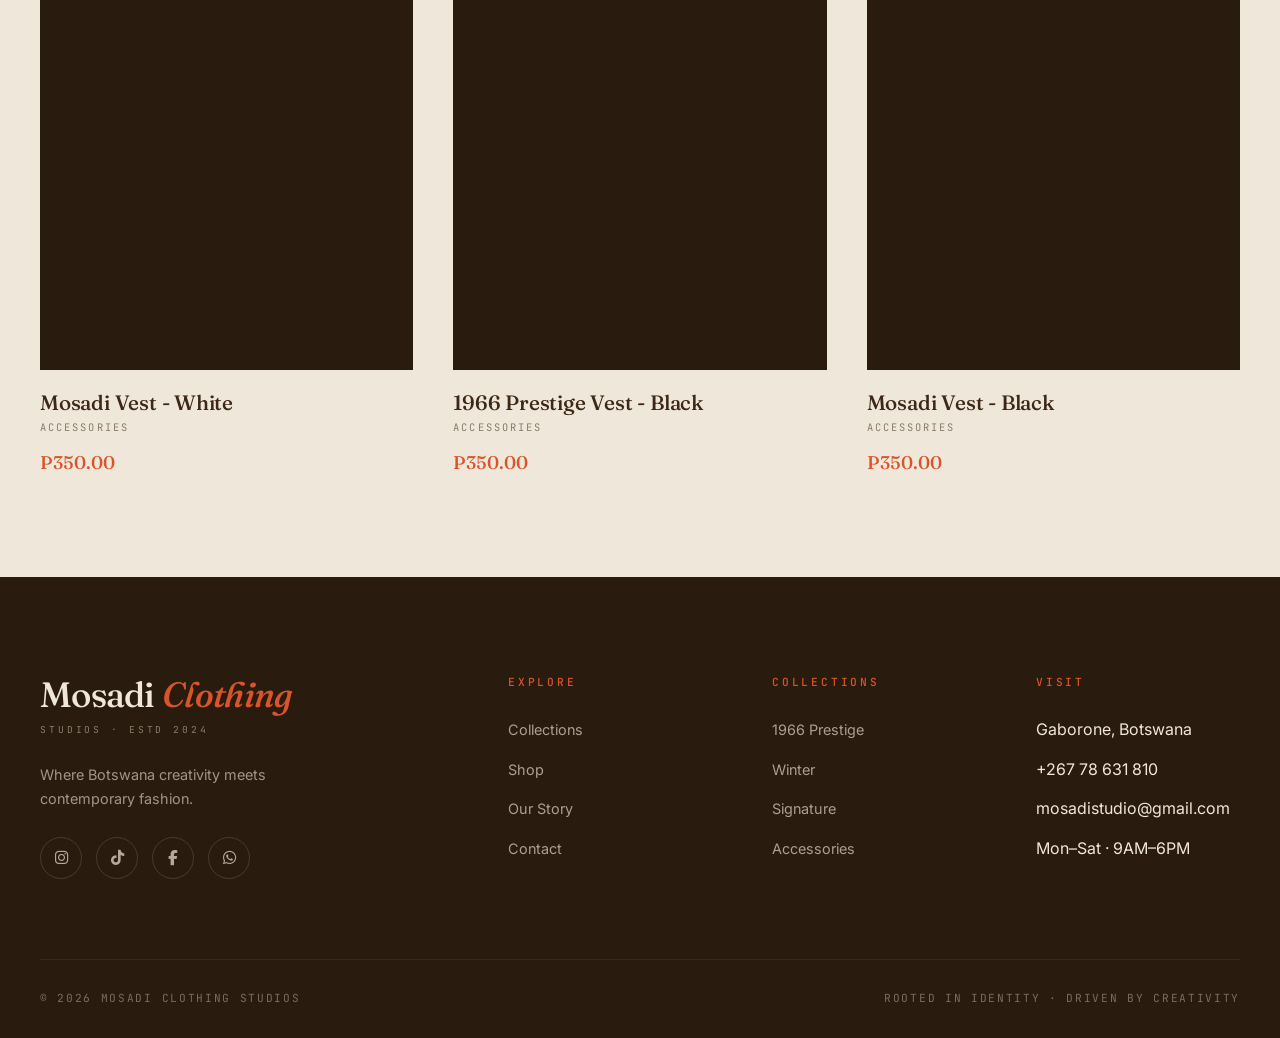
<file: shop.html>
<!DOCTYPE html>
<html lang="en">
<head>
    <meta charset="UTF-8">
    <meta name="viewport" content="width=device-width, initial-scale=1.0">
    <title>Shop | Mosadi Clothing Studios</title>
    <link rel="stylesheet" href="https://cdnjs.cloudflare.com/ajax/libs/font-awesome/6.4.0/css/all.min.css">
    <link href="https://fonts.googleapis.com/css2?family=Fraunces:ital,opsz,wght@0,9..144,300;0,9..144,500;0,9..144,700;1,9..144,400&family=Inter:wght@400;500;600&family=JetBrains+Mono:wght@400;500&display=swap" rel="stylesheet">
    <link rel="stylesheet" href="style.css">
</head>
<body>

    <div class="top-bar">ESTD 2024 · <strong>MADE IN BOTSWANA</strong> · PREMIUM QUALITY</div>

    <header>
        <div class="container nav-container">
            <a href="index.html" class="logo">
                <img src="(Upload-from-mobile-1792503243)603AEE9B-3267-40AD-9421-F3F1CFA5DAF8.jpeg" alt="Mosadi Clothing Studios" class="logo-mark">
                <div class="logo-text">
                    <div class="logo-name">Mosadi</div>
                    <div class="logo-sub">CLOTHING STUDIOS</div>
                </div>
            </a>
            <nav>
                <ul>
                    <li><a href="index.html">Home</a></li>
                    <li class="nav-dropdown">
    <a href="collections.html">Collections <i class="fas fa-chevron-down"></i></a>
    <div class="nav-dropdown-menu"> <a href="debut-collection.html"><span class="dropdown-num">01</span> Debut Collection</a>  
        <a href="heritage-collection.html"><span class="dropdown-num">02</span> Heritage Collection</a>
        <a href="seetebosigo.html"><span class="dropdown-num">03</span> Seetebosigo</a>
       <a href="1966-prestige.html"><span class="dropdown-num">04</span> 1966 Prestige</a>
     
    </div>
</li>
                    <li><a href="shop.html" class="active">Shop</a></li>
                    <li><a href="about.html">About</a></li>
                    <li><a href="contact.html">Contact</a></li>
                </ul>
            </nav>
            <div class="nav-icons">
              
                <button class="cart-icon-btn" onclick="toggleCart()" aria-label="Open cart">
                    <i class="fas fa-shopping-bag"></i>
                    <span class="cart-count" id="cart-count">0</span>
                </button>
            </div>
        </div>
    </header>

<section class="page-header" style="background-image: url('(Upload-from-mobile-1794575933)FA717627-963C-4E73-9F7D-44E380AAE888.jpeg'); background-size: cover; background-position: center; background-repeat: no-repeat;">
    <div class="overlay"></div>
    
    <div class="container">
        <h1>The <em>Shop</em></h1>
        <p>Every piece tells a story. Every stitch carries meaning. Wear your heritage boldly.</p>
    </div>
</section>

    <main class="container">
        <div class="shop-filters">
            <button class="filter-btn active" onclick="filterShop('all', this)">All</button>
            <button class="filter-btn" onclick="filterShop('tshirts', this)">T-Shirts</button>
            <button class="filter-btn" onclick="filterShop('hoodies', this)">Hoodies & Sweaters</button>
            <button class="filter-btn" onclick="filterShop('trousers', this)">Trousers</button>
            <button class="filter-btn" onclick="filterShop('accessories', this)">Accessories</button>
        </div>

        <div class="shop-grid" id="shop-grid"></div>
    </main>

    <footer>
        <div class="container">
            <div class="footer-top">
                <div class="footer-brand">
                    <h3>Mosadi <span>Clothing</span></h3>
                    <small>STUDIOS · ESTD 2024</small>
                    <p>Where Botswana creativity meets contemporary fashion.</p>
                    <div class="footer-socials">
                        <a href="https://www.instagram.com/mosadiclothingstudio/3" target="_blank" rel="noopener"><i class="fab fa-instagram"></i></a>
                        <a href="https://www.tiktok.com/@mosadiclothingstudio/video/7630798015929928980" target="_blank" rel="noopener"><i class="fab fa-tiktok"></i></a>
                        <a href="https://www.facebook.com/61581693073335/" target="_blank" rel="noopener"><i class="fab fa-facebook-f"></i></a>
                        <a href="https://wa.me/26778631810" target="_blank" rel="noopener"><i class="fab fa-whatsapp"></i></a>
                    </div>
                </div>
                <div class="footer-col">
                    <h4>Explore</h4>
                    <ul>
                        <li><a href="collections.html">Collections</a></li>
                        <li><a href="shop.html">Shop</a></li>
                        <li><a href="about.html">Our Story</a></li>
                        <li><a href="contact.html">Contact</a></li>
                    </ul>
                </div>
                <div class="footer-col">
                    <h4>Collections</h4>
                    <ul>
                        <li><a href="collections.html">1966 Prestige</a></li>
                        <li><a href="collections.html">Winter</a></li>
                        <li><a href="shop.html">Signature</a></li>
                        <li><a href="shop.html">Accessories</a></li>
                    </ul>
                </div>
                <div class="footer-col">
                    <h4>Visit</h4>
                    <ul>
                        <li>Gaborone, Botswana</li>
                        <li>+267 78 631 810</li>
                    <li>mosadistudio@gmail.com</li>
                        <li>Mon–Sat · 9AM–6PM</li>
                    </ul>
                </div>
            </div>
            <div class="footer-bottom">
                <span>© 2026 MOSADI CLOTHING STUDIOS</span>
                <span>ROOTED IN IDENTITY · DRIVEN BY CREATIVITY</span>
            </div>
        </div>
    </footer>

    <!-- CART DRAWER -->
    <div class="cart-overlay" id="cart-overlay" onclick="closeCart()"></div>
    <aside class="cart-drawer" id="cart-drawer">
        <div class="cart-header">
            <h3>Your Cart</h3>
            <button onclick="closeCart()" aria-label="Close cart">
                <i class="fas fa-times"></i>
            </button>
        </div>
        <div class="cart-items" id="cart-items"></div>
        <div class="cart-footer">
            <div class="cart-total-row">
                <span>Total</span>
                <strong id="cart-total">P0.00</strong>
            </div>
            <button class="cart-checkout-btn" onclick="checkoutCart()">
                <i class="fab fa-whatsapp"></i> Order via WhatsApp
            </button>
            <p class="cart-note">We'll confirm availability and delivery on WhatsApp</p>
        </div>
    </aside>

    <script src="main.js"></script>
</body>
</html>
</file>
<file: style.css>
/* ============================================
   MOSADI CLOTHING STUDIOS — EDITORIAL THEME
   Chocolate · Cream · Burnt Orange · Olive
============================================ */
:root {
    --choc: #3D2817;
    --choc-deep: #2A1B0F;
    --cream: #EFE7D9;
    --cream-warm: #F5EEE1;
    --orange: #D8552B;
    --olive: #4A5D3D;
    --ink: #1A130D;
    --grey: #8A7B6B;
    --border: rgba(61, 40, 23, 0.15);
    --mono: 'JetBrains Mono', monospace;
    --serif: 'Fraunces', serif;
    --sans: 'Inter', sans-serif;
    --transition: all 0.4s cubic-bezier(0.4, 0, 0.2, 1);
}

* { margin: 0; padding: 0; box-sizing: border-box; }

body {
    font-family: var(--sans);
    background-color: var(--cream);
    color: var(--ink);
    line-height: 1.6;
    overflow-x: hidden;
    display: flex;
    flex-direction: column;
    min-height: 100vh;
}

h1, h2, h3, h4, h5 {
    font-family: var(--serif);
    font-weight: 500;
    letter-spacing: -0.02em;
    line-height: 1.05;
}

a { text-decoration: none; color: inherit; transition: var(--transition); }
ul { list-style: none; }
img { max-width: 100%; display: block; }
main { flex: 1; }

.container { max-width: 1400px; margin: 0 auto; padding: 0 40px; width: 100%; }
.mono { font-family: var(--mono); letter-spacing: 0.05em; }

/* ============================================
   TOP BAR
============================================ */
.top-bar {
    background-color: var(--choc);
    color: var(--cream);
    padding: 12px 0;
    text-align: center;
    font-family: var(--mono);
    font-size: 0.7rem;
    letter-spacing: 0.2em;
    text-transform: uppercase;
}
.top-bar strong { color: var(--orange); font-weight: 500; }

/* ============================================
   HEADER
============================================ */
header {
    background-color: var(--cream);
    padding: 20px 0;
    position: sticky;
    top: 0;
    z-index: 1000;
    border-bottom: 1px solid var(--border);
    backdrop-filter: blur(12px);
}

.nav-container {
    display: grid;
    grid-template-columns: 1fr auto 1fr;
    align-items: center;
    gap: 40px;
}

.logo {
    display: flex;
    align-items: center;
    gap: 12px;
    text-decoration: none;
    justify-self: start;
    min-width: 0;
}

.logo-mark {
    width: 84px;
    height: 84px;
    object-fit: contain;
   
    border-radius: 0px;
    padding: 0;
   box-shadow  :none;
   box-shadow : none;
    flex-shrink: 0;
    background: none;
}

.logo-text {
    display: flex;
    flex-direction: column;
    gap: 14px;
    line-height: 1;
    min-width: 0;
}

.logo-name {
    font-family: var(--serif);
    font-size: 1.6rem;
    font-weight: 700;
    letter-spacing: -0.02em;
    color: var(--choc);
    line-height: 1;
    white-space: nowrap;
}

.logo-sub {
    font-family: var(--mono);
    font-size: 0.55rem;
    letter-spacing: 0.28em;
    color: var(--grey);
    font-weight: 400;
    text-transform: uppercase;
    line-height: 1;
    white-space: nowrap;
}

nav { justify-self: center; }

nav ul {
    display: flex;
    gap: 24px;
    list-style: none;
    margin: 0;
    padding: 0;
    white-space: nowrap;
}

nav a {
    font-family: var(--sans);
    font-size: 0.68rem;
    letter-spacing: 0.14em;
    text-transform: uppercase;
    font-weight: 500;
    color: var(--choc);
    text-decoration: none;
    position: relative;
    padding-bottom: 4px;
    white-space: nowrap;
    transition: color 0.3s ease;
    display: inline-block;
}

nav a::after {
    content: '';
    position: absolute;
    bottom: 0;
    left: 0;
    width: 0;
    height: 1px;
    background-color: var(--orange);
    transition: width 0.3s ease;
}

nav a:hover,
nav a.active {
    color: var(--orange);
}

nav a:hover::after,
nav a.active::after {
    width: 100%;
}

.nav-icons {
    display: flex;
    gap: 18px;
    align-items: center;
    justify-self: end;
}

.nav-icons > i {
    color: var(--choc);
    cursor: pointer;
    font-size: 1rem;
    transition: color 0.3s ease;
}

.nav-icons > i:hover {
    color: var(--orange);
}

@media (max-width: 850px) {
    .nav-container {
        grid-template-columns: 1fr;
        gap: 16px;
        justify-items: center;
    }
    .logo { justify-self: center; }
    .nav-icons { justify-self: center; }
    nav ul {
        gap: 18px;
        flex-wrap: wrap;
        justify-content: center;
    }
    nav a {
        font-size: 0.62rem;
        letter-spacing: 0.1em;
    }
}
@media (max-width: 500px) {
    .logo-mark { width: 40px; height: 40px; }
    .logo-name { font-size: 1.3rem; }
    .logo-sub { font-size: 0.5rem; }
    nav ul { gap: 14px; }
    nav a { font-size: 0.62rem; letter-spacing: 0.1em; }
}

/* ============================================
   HERO
============================================ */
.hero {
    background-color: var(--choc);
    color: var(--cream);
    min-height: 92vh;
    display: grid;
    grid-template-columns: 1fr 1.15fr;
    align-items: stretch;
    overflow: hidden;
}

.hero-content {
    padding: 80px 60px;
    display: flex;
    flex-direction: column;
    justify-content: center;
    background-color: var(--choc);
    position: relative;
}
.hero-content::before {
    content: '';
    position: absolute;
    top: 0; left: 0; right: 0; bottom: 0;
    background:
        radial-gradient(circle at 20% 30%, rgba(216, 85, 43, 0.08), transparent 60%),
        radial-gradient(circle at 80% 70%, rgba(74, 93, 61, 0.1), transparent 60%);
    pointer-events: none;
}

.hero-eyebrow {
    font-family: var(--mono);
    font-size: 0.7rem;
    letter-spacing: 0.3em;
    text-transform: uppercase;
    color: var(--orange);
    margin-bottom: 40px;
    position: relative;
    display: flex;
    align-items: center;
    gap: 15px;
}
.hero-eyebrow::before {
    content: '';
    width: 40px;
    height: 1px;
    background-color: var(--orange);
}

.hero h1 {
    font-size: clamp(4rem, 8vw, 8rem);
    font-weight: 300;
    line-height: 0.9;
    letter-spacing: -0.04em;
    color: var(--cream);
    margin-bottom: 30px;
    position: relative;
}
.hero h1 em {
    font-style: italic;
    font-weight: 700;
    color: var(--orange);
}

.hero p {
    font-size: 1.05rem;
    color: rgba(239, 231, 217, 0.75);
    max-width: 500px;
    margin-bottom: 45px;
    line-height: 1.7;
    position: relative;
}

.hero-actions {
    display: flex;
    gap: 20px;
    flex-wrap: wrap;
    position: relative;
}

.btn {
    display: inline-flex;
    align-items: center;
    gap: 12px;
    padding: 18px 36px;
    background-color: var(--orange);
    color: var(--cream);
    font-family: var(--sans);
    font-size: 0.75rem;
    font-weight: 600;
    text-transform: uppercase;
    letter-spacing: 0.2em;
    border: 1px solid var(--orange);
    cursor: pointer;
    transition: var(--transition);
}
.btn:hover { background-color: transparent; color: var(--orange); }

.btn-outline {
    background-color: transparent;
    color: var(--cream);
    border-color: rgba(239, 231, 217, 0.3);
}
.btn-outline:hover { background-color: var(--cream); color: var(--choc); border-color: var(--cream); }

.hero-image {
    background-size: cover;
    background-position: center;
    position: relative;
}
.hero-image::after {
    content: '';
    position: absolute;
    inset: 0;
    background: linear-gradient(to right, rgba(61, 40, 23, 0.3), transparent 40%);
}

.hero-stamp {
    position: absolute;
    bottom: 40px;
    right: 40px;
    width: 120px;
    height: 120px;
    border-radius: 50%;
    border: 1px solid rgba(239, 231, 217, 0.3);
    display: flex;
    align-items: center;
    justify-content: center;
    font-family: var(--mono);
    font-size: 0.6rem;
    letter-spacing: 0.2em;
    color: var(--cream);
    text-align: center;
    line-height: 1.5;
    transform: rotate(-8deg);
    z-index: 2;
}

/* ============================================
   SECTIONS
============================================ */
section { padding: 100px 0; }

.section-label {
    font-family: var(--mono);
    font-size: 0.7rem;
    letter-spacing: 0.3em;
    text-transform: uppercase;
    color: var(--orange);
    margin-bottom: 25px;
    display: block;
}

.section-title {
    font-size: clamp(2.5rem, 5vw, 5rem);
    font-weight: 300;
    line-height: 1;
    letter-spacing: -0.03em;
    color: var(--choc);
    margin-bottom: 30px;
}
.section-title em {
    font-style: italic;
    font-weight: 700;
    color: var(--orange);
}

/* ============================================
   BRAND STORY
============================================ */
.story {
    background-color: var(--cream-warm);
    padding: 120px 0;
}
.story-grid {
    display: grid;
    grid-template-columns: 1fr 1.2fr;
    gap: 80px;
    align-items: center;
}
.story-img {
    position: relative;
    aspect-ratio: 3/4;
    overflow: hidden;
}
.story-img img {
    width: 100%;
    height: 100%;
    object-fit: cover;
    filter: sepia(0.15) contrast(1.05);
    transition: transform 1s ease;
}
.story-img:hover img { transform: scale(1.04); }
.story-img::after {
    content: '';
    position: absolute;
    top: 20px; left: 20px; right: 20px; bottom: 20px;
    border: 1px solid rgba(239, 231, 217, 0.4);
    pointer-events: none;
}

.story-text h2 {
    font-size: clamp(2.5rem, 4.5vw, 4rem);
    font-weight: 300;
    line-height: 1;
    margin-bottom: 35px;
    color: var(--choc);
}
.story-text h2 em { font-style: italic; font-weight: 700; color: var(--orange); }

.story-text p {
    font-size: 1.05rem;
    color: var(--choc);
    opacity: 0.8;
    margin-bottom: 22px;
    line-height: 1.75;
}
.story-text .signature {
    font-family: var(--serif);
    font-style: italic;
    font-size: 1.4rem;
    color: var(--orange);
    margin-top: 30px;
}

/* ============================================
   COLLECTIONS PREVIEW
============================================ */
.collections-preview {
    background-color: var(--choc);
    color: var(--cream);
}
.collections-preview .section-title { color: var(--cream); }
.collections-preview .section-title em { color: var(--orange); }
.collections-preview .section-label { color: var(--orange); }

.collections-header {
    display: flex;
    justify-content: space-between;
    align-items: flex-end;
    margin-bottom: 70px;
    flex-wrap: wrap;
    gap: 30px;
}
.collections-header .section-title { margin-bottom: 0; max-width: 700px; }
.collections-header p {
    max-width: 320px;
    color: rgba(239, 231, 217, 0.65);
    font-size: 0.9rem;
}

.collections-grid {
    display: grid;
    grid-template-columns: 1.4fr 1fr;
    gap: 30px;
}

.collection-card {
    position: relative;
    overflow: hidden;
    cursor: pointer;
    display: flex;
    flex-direction: column;
    background-color: var(--choc-deep);
}
.collection-card:first-child { grid-row: span 2; }
.collection-card .collection-img {
    height: 100%;
    min-height: 400px;
    background-size: cover;
    background-position: center;
    transition: transform 1.2s ease;
    filter: contrast(1.05) saturate(0.95);
}
.collection-card:hover .collection-img { transform: scale(1.05); }

.collection-overlay {
    position: absolute;
    bottom: 0; left: 0; right: 0;
    padding: 50px 40px 40px;
    background: linear-gradient(to top, rgba(26, 19, 13, 0.95), rgba(26, 19, 13, 0.4) 60%, transparent);
    color: var(--cream);
}
.collection-overlay .coll-num {
    font-family: var(--mono);
    font-size: 0.65rem;
    letter-spacing: 0.3em;
    color: var(--orange);
    display: block;
    margin-bottom: 15px;
}
.collection-overlay h3 {
    font-size: 2.2rem;
    font-weight: 500;
    letter-spacing: -0.02em;
    margin-bottom: 12px;
    color: var(--cream);
}
.collection-overlay p {
    font-size: 0.95rem;
    color: rgba(239, 231, 217, 0.75);
    max-width: 400px;
    line-height: 1.6;
}

/* ============================================
   DESIGN MEANINGS
============================================ */
.meanings { background-color: var(--cream); }
.meanings-header {
    text-align: center;
    max-width: 800px;
    margin: 0 auto 80px;
}
.meanings-header .section-label { text-align: center; }
.meanings-header p {
    color: var(--grey);
    font-size: 1.05rem;
    margin-top: 20px;
}

.meanings-grid {
    display: grid;
    grid-template-columns: repeat(3, 1fr);
    gap: 40px;
}

.meaning-card {
    background-color: var(--cream-warm);
    border: 1px solid var(--border);
    transition: var(--transition);
    overflow: hidden;
    display: flex;
    flex-direction: column;
}
.meaning-card:hover {
    transform: translateY(-8px);
    box-shadow: 0 25px 50px rgba(61, 40, 23, 0.12);
}

.meaning-img {
    height: 320px;
    background-size: cover;
    background-position: center;
    position: relative;
    filter: grayscale(15%) contrast(1.05);
    transition: transform 1s ease, filter 0.6s ease;
}
.meaning-card:hover .meaning-img {
    transform: scale(1.03);
    filter: grayscale(0%);
}

.meaning-content {
    padding: 40px 35px 45px;
    position: relative;
}

.meaning-num {
    font-family: var(--mono);
    font-size: 0.65rem;
    letter-spacing: 0.3em;
    color: var(--orange);
    display: block;
    margin-bottom: 18px;
    font-weight: 500;
}
.meaning-card h3 {
    font-size: 2rem;
    font-weight: 500;
    color: var(--choc);
    margin-bottom: 6px;
    letter-spacing: -0.02em;
}
.meaning-en {
    font-family: var(--serif);
    font-style: italic;
    color: var(--orange);
    font-size: 1.05rem;
    margin-bottom: 20px;
    display: block;
}
.meaning-content p {
    color: var(--grey);
    font-size: 0.95rem;
    line-height: 1.7;
}

/* ============================================
   SHOP PAGE
============================================ */
.page-header {
    padding: 100px 0 60px;
    background-color: var(--choc);
    color: var(--cream);
    text-align: center;
}
.page-header h1 {
    font-size: clamp(3rem, 6vw, 6rem);
    font-weight: 300;
    color: var(--cream);
    margin-bottom: 20px;
    letter-spacing: -0.03em;
}
.page-header h1 em { font-style: italic; font-weight: 700; color: var(--orange); }
.page-header p {
    color: rgba(239, 231, 217, 0.7);
    max-width: 600px;
    margin: 0 auto;
    font-size: 1.05rem;
}

.shop-filters {
    padding: 60px 0 40px;
    display: flex;
    gap: 15px;
    flex-wrap: wrap;
    justify-content: center;
    border-bottom: 1px solid var(--border);
}
.filter-btn {
    padding: 12px 28px;
    background: transparent;
    border: 1px solid var(--border);
    font-family: var(--sans);
    font-size: 0.75rem;
    letter-spacing: 0.15em;
    text-transform: uppercase;
    font-weight: 500;
    cursor: pointer;
    transition: var(--transition);
    color: var(--choc);
}
.filter-btn:hover, .filter-btn.active {
    background-color: var(--choc);
    color: var(--cream);
    border-color: var(--choc);
}

.shop-grid {
    display: grid;
    grid-template-columns: repeat(auto-fill, minmax(280px, 1fr));
    gap: 40px;
    padding: 60px 0 100px;
}

.product-card {
    cursor: pointer;
    transition: var(--transition);
}
.product-card:hover { transform: translateY(-6px); }

.product-img {
    aspect-ratio: 3/4;
    background-color: var(--choc-deep);
    background-size: cover;
    background-position: center;
    position: relative;
    overflow: hidden;
    margin-bottom: 22px;
}
.product-img img {
    width: 100%;
    height: 100%;
    object-fit: cover;
    transition: transform 1s ease;
}
.product-card:hover .product-img img { transform: scale(1.05); }

.product-tag {
    position: absolute;
    top: 20px;
    left: 20px;
    background-color: var(--orange);
    color: var(--cream);
    padding: 6px 14px;
    font-family: var(--mono);
    font-size: 0.6rem;
    letter-spacing: 0.2em;
    text-transform: uppercase;
    font-weight: 500;
    z-index: 2;
}

.product-info h3 {
    font-family: var(--serif);
    font-size: 1.3rem;
    font-weight: 500;
    color: var(--choc);
    margin-bottom: 6px;
    letter-spacing: -0.01em;
}
.product-cat {
    font-family: var(--mono);
    font-size: 0.65rem;
    letter-spacing: 0.2em;
    text-transform: uppercase;
    color: var(--grey);
    display: block;
    margin-bottom: 12px;
}
.product-price {
    font-family: var(--serif);
    font-size: 1.15rem;
    font-weight: 500;
    color: var(--orange);
}

/* ============================================
   ABOUT PAGE
============================================ */
.founders-grid {
    display: grid;
    grid-template-columns: repeat(2, 1fr);
    gap: 40px;
    margin-top: 60px;
}
.founder-card { position: relative; }
.founder-img {
    aspect-ratio: 3/4;
    background-size: cover;
    background-position: center;
    margin-bottom: 25px;
    filter: sepia(0.1);
    transition: var(--transition);
}
.founder-card:hover .founder-img { filter: sepia(0); }
.founder-card h3 {
    font-size: 1.8rem;
    font-weight: 500;
    color: var(--choc);
    margin-bottom: 5px;
}
.founder-card .role {
    font-family: var(--mono);
    font-size: 0.7rem;
    letter-spacing: 0.25em;
    text-transform: uppercase;
    color: var(--orange);
    display: block;
    margin-bottom: 15px;
}
.founder-card p {
    color: var(--grey);
    font-size: 0.95rem;
    line-height: 1.7;
}

/* ============================================
   CONTACT PAGE
============================================ */
.contact-grid {
    display: grid;
    grid-template-columns: 1fr 1.2fr;
    gap: 80px;
    padding: 100px 0;
}

.contact-info h2 {
    font-size: 3rem;
    color: var(--choc);
    margin-bottom: 30px;
    font-weight: 300;
    letter-spacing: -0.02em;
}
.contact-info h2 em { font-style: italic; font-weight: 700; color: var(--orange); }

.contact-detail {
    padding: 25px 0;
    border-bottom: 1px solid var(--border);
    display: flex;
    justify-content: space-between;
    align-items: center;
    gap: 20px;
}
.contact-detail .label {
    font-family: var(--mono);
    font-size: 0.7rem;
    letter-spacing: 0.25em;
    text-transform: uppercase;
    color: var(--grey);
}
.contact-detail .value {
    font-family: var(--serif);
    font-size: 1.15rem;
    color: var(--choc);
    text-align: right;
    font-weight: 500;
}

.contact-form {
    background-color: var(--cream-warm);
    padding: 60px;
    border: 1px solid var(--border);
}
.form-group { margin-bottom: 25px; }
.form-group label {
    display: block;
    font-family: var(--mono);
    font-size: 0.7rem;
    letter-spacing: 0.2em;
    text-transform: uppercase;
    color: var(--choc);
    margin-bottom: 12px;
    font-weight: 500;
}
.form-group input, .form-group textarea, .form-group select {
    width: 100%;
    padding: 16px 18px;
    border: 1px solid var(--border);
    background-color: var(--cream);
    font-family: var(--sans);
    font-size: 0.95rem;
    color: var(--ink);
    transition: var(--transition);
}
.form-group input:focus, .form-group textarea:focus, .form-group select:focus {
    outline: none;
    border-color: var(--orange);
    background-color: white;
}
.form-row { display: grid; grid-template-columns: 1fr 1fr; gap: 20px; }

/* ============================================
   MANIFESTO
============================================ */
.manifesto {
    background-color: var(--choc);
    color: var(--cream);
    padding: 0 0 100px;
    overflow: hidden;
    position: relative;
}
.manifesto-marquee {
    border-top: 1px solid rgba(239, 231, 217, 0.12);
    border-bottom: 1px solid rgba(239, 231, 217, 0.12);
    padding: 40px 0;
    overflow: hidden;
    position: relative;
    margin-bottom: 100px;
}
.manifesto-marquee::before,
.manifesto-marquee::after {
    content: '';
    position: absolute;
    top: 0; bottom: 0;
    width: 120px;
    z-index: 2;
    pointer-events: none;
}
.manifesto-marquee::before { left: 0; background: linear-gradient(to right, var(--choc), transparent); }
.manifesto-marquee::after { right: 0; background: linear-gradient(to left, var(--choc), transparent); }
.marquee-track {
    display: flex;
    gap: 60px;
    white-space: nowrap;
    animation: marquee 40s linear infinite;
    align-items: center;
}
.manifesto-marquee:hover .marquee-track { animation-play-state: paused; }
.marquee-track span {
    font-family: var(--serif);
    font-size: clamp(2rem, 4vw, 3.5rem);
    font-weight: 300;
    letter-spacing: -0.02em;
    color: rgba(239, 231, 217, 0.45);
    transition: color 0.4s ease;
    cursor: default;
}
.marquee-track span.dot { color: var(--orange); font-size: 1.2rem; opacity: 0.7; }
.marquee-track span:not(.dot):hover { color: var(--orange); font-style: italic; font-weight: 500; }
@keyframes marquee {
    from { transform: translateX(0); }
    to   { transform: translateX(-50%); }
}
.manifesto-header {
    max-width: 1300px;
    margin: 0 auto 70px;
    padding: 0 40px;
}
.manifesto-header .section-label { color: var(--orange); }
.manifesto-title {
    font-size: clamp(2.5rem, 5vw, 4.5rem);
    font-weight: 300;
    line-height: 1;
    letter-spacing: -0.03em;
    color: var(--cream);
    margin-top: 25px;
}
.manifesto-title em { font-style: italic; font-weight: 700; color: var(--orange); }
.manifesto-stack {
    max-width: 1300px;
    margin: 0 auto;
    padding: 0 40px;
    border-top: 1px solid rgba(239, 231, 217, 0.12);
}
.manifesto-item {
    display: grid;
    grid-template-columns: 140px 1fr;
    gap: 40px;
    align-items: baseline;
    padding: 30px 0;
    border-bottom: 1px solid rgba(239, 231, 217, 0.12);
    cursor: pointer;
    position: relative;
    transition: padding 0.5s cubic-bezier(0.4, 0, 0.2, 1);
}
.manifesto-item::before {
    content: '';
    position: absolute;
    left: -40px;
    top: 50%;
    transform: translateY(-50%);
    width: 0;
    height: 1px;
    background-color: var(--orange);
    transition: width 0.5s cubic-bezier(0.4, 0, 0.2, 1);
}
.manifesto-item:hover,
.manifesto-item.active { padding: 40px 0 40px 30px; }
.manifesto-item:hover::before,
.manifesto-item.active::before { width: 30px; }
.mi-num {
    font-family: var(--mono);
    font-size: 0.75rem;
    letter-spacing: 0.25em;
    color: rgba(239, 231, 217, 0.35);
    font-weight: 500;
    transition: color 0.4s ease;
}
.manifesto-item:hover .mi-num,
.manifesto-item.active .mi-num { color: var(--orange); }
.mi-body {
    display: grid;
    grid-template-columns: 1fr 1fr;
    gap: 60px;
    align-items: center;
}
.mi-body h3 {
    font-family: var(--serif);
    font-size: clamp(1.6rem, 2.5vw, 2.2rem);
    font-weight: 400;
    line-height: 1;
    letter-spacing: -0.02em;
    color: rgba(239, 231, 217, 0.85);
    transition: color 0.4s ease, transform 0.5s cubic-bezier(0.4, 0, 0.2, 1);
}
.manifesto-item:hover h3,
.manifesto-item.active h3 { color: var(--cream); font-weight: 500; font-style: italic; }
.mi-body p {
    color: rgba(239, 231, 217, 0.55);
    font-size: 0.95rem;
    line-height: 1.7;
    max-width: 500px;
    opacity: 0;
    transform: translateY(10px);
    transition: all 0.5s cubic-bezier(0.4, 0, 0.2, 1);
}
.manifesto-item:hover p,
.manifesto-item.active p {
    opacity: 1;
    transform: translateY(0);
    color: rgba(239, 231, 217, 0.8);
}
.manifesto-quote {
    max-width: 1300px;
    margin: 120px auto 0;
    padding: 0 40px;
    text-align: center;
}
.manifesto-quote p {
    font-family: var(--serif);
    font-style: italic;
    font-weight: 300;
    font-size: clamp(1.6rem, 3.5vw, 3rem);
    line-height: 1.3;
    letter-spacing: -0.02em;
    color: var(--cream);
    max-width: 900px;
    margin: 0 auto 30px;
}
.manifesto-quote span {
    font-family: var(--mono);
    font-size: 0.7rem;
    letter-spacing: 0.3em;
    text-transform: uppercase;
    color: var(--orange);
}

/* ============================================
   CTA SPLIT
============================================ */
.cta-split {
    position: relative;
    min-height: 600px;
    display: flex;
    align-items: center;
    justify-content: center;
    overflow: hidden;
    padding: 120px 0;
}
.cta-bg {
    position: absolute;
    top: 0;
    height: 100%;
    width: 50%;
    background-size: cover;
    background-position: center;
    transition: transform 1.5s ease;
}
.cta-bg-left { left: 0; background-position: right center; }
.cta-bg-right { right: 0; background-position: left center; }
.cta-split:hover .cta-bg-left { transform: translateX(-10px) scale(1.02); }
.cta-split:hover .cta-bg-right { transform: translateX(10px) scale(1.02); }
.cta-overlay {
    position: absolute;
    inset: 0;
    background: linear-gradient(
        to right,
        rgba(42, 27, 15, 0.85) 0%,
        rgba(42, 27, 15, 0.5) 45%,
        rgba(42, 27, 15, 0.5) 55%,
        rgba(42, 27, 15, 0.85) 100%
    );
    z-index: 1;
}
.cta-content {
    position: relative;
    z-index: 2;
    text-align: center;
    padding: 0 30px;
    max-width: 900px;
}

/* ============================================
   PAGE HEADER SLIDESHOW
============================================ */
.page-header-slideshow {
    position: relative;
    min-height: 640px;
    display: flex;
    align-items: center;
    justify-content: center;
    overflow: hidden;
    background-color: var(--choc-deep);
}
.ph-slide {
    position: absolute;
    inset: 0;
    background-size: cover;
    background-position: center;
    opacity: 0;
    transform: scale(1.05);
    transition: opacity 1.6s ease, transform 7s ease;
    will-change: opacity, transform;
    z-index: 1;
}
.ph-slide.active { opacity: 1; transform: scale(1.12); z-index: 2; }
.ph-overlay {
    position: absolute;
    inset: 0;
    background: linear-gradient(
        to bottom,
        rgba(26, 19, 13, 0.55) 0%,
        rgba(26, 19, 13, 0.7) 50%,
        rgba(26, 19, 13, 0.92) 100%
    );
    z-index: 3;
    pointer-events: none;
}
.ph-content {
    position: relative;
    z-index: 4;
    text-align: center;
    animation: phFadeUp 1.2s ease both;
}
@keyframes phFadeUp {
    from { opacity: 0; transform: translateY(20px); }
    to   { opacity: 1; transform: translateY(0); }
}
.page-header-slideshow h1 {
    font-family: var(--serif);
    font-size: clamp(3rem, 7vw, 6.5rem);
    font-weight: 300;
    line-height: 1;
    letter-spacing: -0.03em;
    color: var(--cream);
    margin-bottom: 20px;
}
.page-header-slideshow h1 em { font-style: italic; font-weight: 700; color: var(--orange); }
.page-header-slideshow p {
    color: rgba(239, 231, 217, 0.85);
    max-width: 600px;
    margin: 0 auto;
    font-size: 1.05rem;
    line-height: 1.7;
}
.ph-dots {
    position: absolute;
    bottom: 40px;
    left: 50%;
    transform: translateX(-50%);
    z-index: 5;
    display: flex;
    gap: 14px;
}
.ph-dot {
    display: block;
    width: 32px;
    height: 2px;
    background-color: rgba(239, 231, 217, 0.25);
    cursor: pointer;
    transition: all 0.5s ease;
    border-radius: 2px;
}
.ph-dot:hover { background-color: rgba(239, 231, 217, 0.5); }
.ph-dot.active { background-color: var(--orange); width: 56px; }

/* ============================================
   COLLECTIONS PAGE 4-CARD GRID
============================================ */
.collections-section-header {
    text-align: center;
    max-width: 800px;
    margin: 0 auto 70px;
}
.collections-section-header .section-label {
    text-align: center;
    display: block;
    margin-bottom: 20px;
    color: var(--orange);
}
.collections-section-header .section-title { margin-bottom: 20px; }
.collections-section-header p {
    color: var(--grey);
    font-size: 1.05rem;
    line-height: 1.7;
}
.collections-grid-four {
    display: grid;
    grid-template-columns: 1fr 1fr;
    gap: 40px;
}
.collection-card-four {
    display: flex;
    flex-direction: column;
    background-color: white;
    overflow: hidden;
    border: 1px solid var(--border);
    transition: var(--transition);
    text-decoration: none;
    color: inherit;
}
.collection-card-four:hover {
    transform: translateY(-8px);
    box-shadow: 0 25px 50px rgba(61, 40, 23, 0.12);
    border-color: var(--choc);
}
.collection-img-four {
    height: 420px;
    background-size: cover;
    background-position: center;
    position: relative;
    overflow: hidden;
    transition: transform 1s ease;
}
.collection-card-four:hover .collection-img-four { transform: scale(1.04); }
.collection-img-four::after {
    content: '';
    position: absolute;
    bottom: 0;
    left: 0;
    height: 3px;
    width: 100%;
    background-color: var(--orange);
    transform: scaleX(0);
    transform-origin: left;
    transition: transform 0.6s cubic-bezier(0.4, 0, 0.2, 1);
}
.collection-card-four:hover .collection-img-four::after { transform: scaleX(1); }
.collection-info-four {
    padding: 40px 40px 45px;
    display: flex;
    flex-direction: column;
    flex: 1;
}
.coll-num {
    font-family: var(--mono);
    font-size: 0.65rem;
    letter-spacing: 0.3em;
    color: var(--orange);
    display: block;
    margin-bottom: 18px;
    font-weight: 500;
}
.collection-info-four h3 {
    font-family: var(--serif);
    font-size: 2rem;
    font-weight: 500;
    color: var(--choc);
    letter-spacing: -0.02em;
    line-height: 1.1;
    margin-bottom: 15px;
}
.collection-info-four p {
    color: var(--grey);
    font-size: 0.95rem;
    line-height: 1.7;
    margin-bottom: 25px;
    flex: 1;
}
.coll-link {
    font-family: var(--mono);
    font-size: 0.7rem;
    letter-spacing: 0.2em;
    text-transform: uppercase;
    color: var(--choc);
    font-weight: 600;
    display: inline-flex;
    align-items: center;
    gap: 10px;
    transition: var(--transition);
    padding-top: 20px;
    border-top: 1px solid var(--border);
}
.coll-link i { transition: transform 0.4s ease; }
.collection-card-four:hover .coll-link { color: var(--orange); }
.collection-card-four:hover .coll-link i { transform: translateX(8px); }

/* ============================================
   CART SYSTEM — CORRECTLY FIXED
============================================ */

.cart-icon-btn {
    position: relative;
    background: none;
    border: none;
    cursor: pointer;
    color: var(--choc);
    font-size: 1.05rem;
    padding: 0;
    display: flex;
    align-items: center;
    transition: color 0.3s ease;
}
.cart-icon-btn:hover { color: var(--orange); }

.cart-count {
    position: absolute;
    top: -7px;
    right: -9px;
    background: var(--orange);
    color: var(--cream);
    font-family: var(--mono);
    font-size: 0.55rem;
    font-weight: 700;
    min-width: 16px;
    height: 16px;
    padding: 0 4px;
    border-radius: 20px;
    display: none;
    align-items: center;
    justify-content: center;
    line-height: 1;
}

.cart-overlay {
    position: fixed;
    inset: 0;
    background: rgba(26, 19, 13, 0.5);
    backdrop-filter: blur(4px);
    opacity: 0;
    pointer-events: none;
    transition: opacity 0.4s ease;
    z-index: 998;
}
.cart-overlay.open { opacity: 1; pointer-events: auto; }

.cart-drawer {
    position: fixed;
    top: 0;
    right: 0;
    width: 420px;
    max-width: 100vw;
    height: 100vh;
    background: var(--cream);
    display: flex;
    flex-direction: column;
    transform: translateX(100%);
    transition: transform 0.5s cubic-bezier(0.4, 0, 0.2, 1);
    z-index: 999;
    box-shadow: -20px 0 60px rgba(26, 19, 13, 0.2);
}
.cart-drawer.open { transform: translateX(0); }

.cart-header {
    display: flex;
    justify-content: space-between;
    align-items: center;
    padding: 28px 32px;
    border-bottom: 1px solid var(--border);
}
.cart-header h3 {
    font-family: var(--serif);
    font-size: 1.5rem;
    color: var(--choc);
    letter-spacing: -0.02em;
    font-weight: 500;
}
.cart-header button {
    background: none;
    border: none;
    cursor: pointer;
    color: var(--choc);
    font-size: 1.2rem;
    padding: 8px;
    transition: var(--transition);
}
.cart-header button:hover { color: var(--orange); transform: rotate(90deg); }

.cart-items {
    flex: 1;
    overflow-y: auto;
    padding: 20px 32px;
}

.cart-empty {
    display: flex;
    flex-direction: column;
    align-items: center;
    justify-content: center;
    height: 100%;
    text-align: center;
    color: var(--grey);
}
.cart-empty i {
    font-size: 3rem;
    color: var(--border);
    margin-bottom: 20px;
}
.cart-empty p {
    font-family: var(--serif);
    font-size: 1.1rem;
    color: var(--choc);
    margin-bottom: 10px;
}

.cart-item {
    display: grid;
    grid-template-columns: 80px 1fr auto;
    gap: 16px;
    padding: 18px 0;
    border-bottom: 1px solid var(--border);
    align-items: start;
}
.cart-item-img {
    width: 80px;
    height: 100px;
    object-fit: cover;
    background: var(--choc-deep);
}
.cart-item-info h4 {
    font-family: var(--serif);
    font-size: 0.95rem;
    font-weight: 500;
    color: var(--choc);
    margin-bottom: 6px;
    line-height: 1.3;
}
.cart-item-price {
    font-family: var(--mono);
    font-size: 0.75rem;
    color: var(--orange);
    margin-bottom: 10px;
}
.cart-item-qty {
    display: inline-flex;
    align-items: center;
    border: 1px solid var(--border);
    background: var(--cream-warm);
}
.cart-item-qty button {
    background: none;
    border: none;
    padding: 6px 12px;
    cursor: pointer;
    color: var(--choc);
    font-size: 0.9rem;
    transition: var(--transition);
}
.cart-item-qty button:hover { background: var(--choc); color: var(--cream); }
.cart-item-qty span {
    padding: 0 14px;
    font-family: var(--mono);
    font-size: 0.8rem;
    font-weight: 500;
}
.cart-item-remove {
    background: none;
    border: none;
    color: var(--grey);
    cursor: pointer;
    font-size: 0.9rem;
    padding: 4px;
    transition: var(--transition);
}
.cart-item-remove:hover { color: var(--orange); }

.cart-footer {
    padding: 24px 32px 32px;
    border-top: 1px solid var(--border);
    background: var(--cream-warm);
}
.cart-total-row {
    display: flex;
    justify-content: space-between;
    align-items: baseline;
    margin-bottom: 20px;
}
.cart-total-row span {
    font-family: var(--mono);
    font-size: 0.7rem;
    letter-spacing: 0.2em;
    text-transform: uppercase;
    color: var(--grey);
}
.cart-total-row strong {
    font-family: var(--serif);
    font-size: 1.8rem;
    font-weight: 500;
    color: var(--choc);
    letter-spacing: -0.02em;
}

.cart-checkout-btn {
    width: 100%;
    background: var(--choc);
    color: var(--cream);
    border: none;
    padding: 18px 24px;
    font-family: var(--mono);
    font-size: 0.75rem;
    letter-spacing: 0.2em;
    text-transform: uppercase;
    font-weight: 600;
    cursor: pointer;
    display: flex;
    align-items: center;
    justify-content: center;
    gap: 10px;
    transition: var(--transition);
}
.cart-checkout-btn:hover {
    background: var(--orange);
    transform: translateY(-2px);
    box-shadow: 0 10px 25px rgba(216, 85, 43, 0.25);
}
.cart-checkout-btn i { font-size: 1rem; }

.cart-note {
    margin-top: 14px;
    font-size: 0.75rem;
    color: var(--grey);
    text-align: center;
    line-height: 1.5;
}

/* ============================================
   PRODUCT BADGE + ADD TO CART BUTTON
============================================ */
.product-badge {
    position: absolute;
    top: 20px;
    right: 20px;
    background: var(--olive);
    color: var(--cream);
    padding: 6px 14px;
    font-family: var(--mono);
    font-size: 0.6rem;
    letter-spacing: 0.2em;
    text-transform: uppercase;
    font-weight: 500;
    z-index: 2;
}

.product-add {
    position: absolute;
    bottom: 20px;
    right: 20px;
    background: var(--cream);
    color: var(--choc);
    border: none;
    padding: 10px 18px;
    font-family: var(--mono);
    font-size: 0.65rem;
    letter-spacing: 0.15em;
    text-transform: uppercase;
    font-weight: 600;
    cursor: pointer;
    display: flex;
    align-items: center;
    gap: 8px;
    opacity: 0;
    transform: translateY(10px);
    transition: all 0.35s cubic-bezier(0.4, 0, 0.2, 1);
    z-index: 3;
}
.product-add i { font-size: 0.7rem; }
.product-card:hover .product-add {
    opacity: 1;
    transform: translateY(0);
}
.product-add:hover {
    background: var(--orange);
    color: var(--cream);
}

/* Mobile — always show Add button */
@media (hover: none) {
    .product-add {
        opacity: 1;
        transform: translateY(0);
    }
}

/* ============================================
   FOOTER
============================================ */
footer {
    background-color: var(--choc-deep);
    color: var(--cream);
    padding: 100px 0 30px;
    margin-top: auto;
}
.footer-top {
    display: grid;
    grid-template-columns: 2fr 1fr 1fr 1fr;
    gap: 60px;
    margin-bottom: 80px;
}
.footer-brand h3 {
    font-family: var(--serif);
    font-size: 2.2rem;
    letter-spacing: -0.02em;
    color: var(--cream);
    margin-bottom: 8px;
}
.footer-brand h3 span { color: var(--orange); font-style: italic; }
.footer-brand small {
    font-family: var(--mono);
    font-size: 0.6rem;
    letter-spacing: 0.3em;
    color: var(--grey);
    display: block;
    margin-bottom: 25px;
}
.footer-brand p {
    color: rgba(239, 231, 217, 0.6);
    font-size: 0.9rem;
    max-width: 320px;
    line-height: 1.7;
}
.footer-col h4 {
    font-family: var(--mono);
    font-size: 0.7rem;
    letter-spacing: 0.25em;
    text-transform: uppercase;
    color: var(--orange);
    margin-bottom: 28px;
    font-weight: 500;
}
.footer-col ul li { margin-bottom: 14px; }
.footer-col ul li a {
    color: rgba(239, 231, 217, 0.65);
    font-size: 0.9rem;
}
.footer-col ul li a:hover { color: var(--orange); }

.footer-socials { display: flex; gap: 14px; margin-top: 25px; }
.footer-socials a {
    width: 42px;
    height: 42px;
    border: 1px solid rgba(239, 231, 217, 0.15);
    border-radius: 50%;
    display: flex;
    align-items: center;
    justify-content: center;
    color: rgba(239, 231, 217, 0.7);
    font-size: 0.95rem;
}
.footer-socials a:hover {
    background-color: var(--orange);
    border-color: var(--orange);
    color: var(--cream);
    transform: translateY(-3px);
}

.footer-bottom {
    border-top: 1px solid rgba(239, 231, 217, 0.08);
    padding-top: 30px;
    display: flex;
    justify-content: space-between;
    font-family: var(--mono);
    font-size: 0.7rem;
    letter-spacing: 0.15em;
    color: rgba(239, 231, 217, 0.4);
    flex-wrap: wrap;
    gap: 15px;
}

/* ============================================
   RESPONSIVE
============================================ */
@media (max-width: 1024px) {
    .hero { grid-template-columns: 1fr; min-height: auto; }
    .hero-image { min-height: 500px; }
    .hero-content { padding: 70px 40px; }
    .story-grid { grid-template-columns: 1fr; gap: 50px; }
    .collections-grid { grid-template-columns: 1fr; }
    .collection-card:first-child { grid-row: auto; }
    .meanings-grid { grid-template-columns: 1fr; }
    .footer-top { grid-template-columns: 1fr 1fr; gap: 40px; }
    .contact-grid { grid-template-columns: 1fr; gap: 50px; }
    .founders-grid { grid-template-columns: 1fr; }
    .collections-grid-four { grid-template-columns: 1fr; }
    .collection-img-four { height: 340px; }
    .collection-info-four { padding: 30px 28px 35px; }
    .collection-info-four h3 { font-size: 1.7rem; }
}

@media (max-width: 900px) {
    .manifesto { padding-bottom: 70px; }
    .manifesto-marquee { padding: 30px 0; margin-bottom: 60px; }
    .marquee-track { gap: 40px; }
    .manifesto-header { padding: 0 24px; margin-bottom: 40px; }
    .manifesto-stack { padding: 0 24px; }
    .manifesto-item {
        grid-template-columns: 60px 1fr;
        gap: 20px;
        padding: 24px 0;
    }
    .manifesto-item:hover,
    .manifesto-item.active { padding: 30px 0 30px 15px; }
    .manifesto-item::before { left: -24px; }
    .manifesto-item:hover::before,
    .manifesto-item.active::before { width: 15px; }
    .mi-body { grid-template-columns: 1fr; gap: 12px; }
    .mi-body p { opacity: 1; transform: none; }
    .manifesto-quote { padding: 0 24px; margin-top: 70px; }
}

@media (max-width: 768px) {
    .page-header-slideshow { min-height: 480px; padding: 80px 24px; }
    .ph-dots { bottom: 25px; }
    .ph-dot { width: 24px; }
    .ph-dot.active { width: 40px; }
}

@media (max-width: 700px) {
    .container { padding: 0 24px; }
    nav ul { flex-wrap: wrap; justify-content: center; gap: 20px; }
    nav a { font-size: 0.7rem; }
    section { padding: 70px 0; }
    .hero-content { padding: 50px 24px; }
    .hero-stamp { display: none; }
    .contact-form { padding: 35px 25px; }
    .form-row { grid-template-columns: 1fr; }
    .footer-top { grid-template-columns: 1fr; }
    .footer-bottom { flex-direction: column; text-align: center; }
    .contact-detail { flex-direction: column; align-items: flex-start; gap: 6px; }
    .contact-detail .value { text-align: left; }
}

@media (max-width: 500px) {
    .collection-img-four { height: 280px; }
    .collection-info-four { padding: 25px 22px 30px; }
    .collection-info-four h3 { font-size: 1.5rem; }
    .cart-drawer { width: 100vw; }
    .cart-header { padding: 22px 20px; }
    .cart-items { padding: 16px 20px; }
    .cart-footer { padding: 20px; }
    .cart-total-row strong { font-size: 1.5rem; }
    .cart-item { grid-template-columns: 70px 1fr auto; gap: 12px; }
    .cart-item-img { width: 70px; height: 88px; }
}

@media (prefers-reduced-motion: reduce) {
    .ph-slide { transition: opacity 1s ease; }
    .ph-slide.active { transform: scale(1); }
    .ph-content { animation: none; }
    .marquee-track { animation: none; }
}
/* ============================================
   NAV DROPDOWN — Hover Only
============================================ */
.nav-dropdown {
    position: relative;
}

.nav-dropdown > a {
    display: inline-flex;
    align-items: center;
    gap: 6px;
}

.nav-dropdown > a i {
    font-size: 0.55rem;
    transition: transform 0.3s ease;
    color: var(--grey);
}

.nav-dropdown:hover > a i {
    transform: rotate(180deg);
    color: var(--orange);
}

/* Hidden menu — only visible on hover */
.nav-dropdown-menu {
    position: absolute;
    top: 100%;
    left: 50%;
    transform: translateX(-50%) translateY(-8px);
    min-width: 260px;
    background: var(--cream);
    border: 1px solid var(--border);
    padding: 10px;
    opacity: 0;
    visibility: hidden;
    pointer-events: none;
    transition: all 0.3s cubic-bezier(0.4, 0, 0.2, 1);
    box-shadow: 0 20px 50px rgba(61, 40, 23, 0.15);
    z-index: 9999;
    margin-top: 12px;
}

/* Small arrow */
.nav-dropdown-menu::before {
    content: '';
    position: absolute;
    top: -6px;
    left: 50%;
    transform: translateX(-50%) rotate(45deg);
    width: 12px;
    height: 12px;
    background: var(--cream);
    border-top: 1px solid var(--border);
    border-left: 1px solid var(--border);
}

/* Show on hover */
.nav-dropdown:hover .nav-dropdown-menu {
    opacity: 1;
    visibility: visible;
    pointer-events: auto;
    transform: translateX(-50%) translateY(0);
}

/* Menu items */
.nav-dropdown-menu a {
    display: flex;
    align-items: center;
    gap: 12px;
    padding: 12px 16px;
    font-family: var(--sans);
    font-size: 0.78rem;
    font-weight: 500;
    letter-spacing: 0.05em;
    color: var(--choc);
    text-transform: none;
    transition: background 0.3s ease, color 0.3s ease;
    white-space: nowrap;
}

.nav-dropdown-menu a:hover {
    background: var(--choc);
    color: var(--cream);
}

.nav-dropdown-menu a::after {
    display: none;
}

.dropdown-num {
    font-family: var(--mono);
    font-size: 0.6rem;
    letter-spacing: 0.15em;
    color: var(--orange);
    transition: color 0.3s ease;
}

.nav-dropdown-menu a:hover .dropdown-num {
    color: var(--cream);
}

/* Mobile — accordion style */
@media (max-width: 850px) {
    .nav-dropdown-menu {
        position: static;
        transform: none;
        opacity: 1;
        visibility: visible;
        pointer-events: auto;
        box-shadow: none;
        border: none;
        padding: 0;
        min-width: 0;
        margin-top: 0;
        max-height: 0;
        overflow: hidden;
        transition: max-height 0.4s ease;
    }
    .nav-dropdown-menu::before { display: none; }
    .nav-dropdown:hover .nav-dropdown-menu,
    .nav-dropdown.open .nav-dropdown-menu {
        max-height: 500px;
    }
    .nav-dropdown-menu a {
        padding: 10px 16px 10px 32px;
        font-size: 0.72rem;
    }
}
.page-header {
    position: relative;
    background-size: cover !important; 
    background-position: center center !important; 
    background-repeat: no-repeat !important; 
    background-attachment: scroll;
    padding: 120px 20px;
    text-align: center;
    overflow: hidden; 
}

/* The tint over the image - NOW LIGHTER AND USING A GRADIENT */
.page-header .overlay {
    position: absolute;
    top: 0; left: 0; right: 0; bottom: 0;
    /* Gradient: very light on the left, slightly darker on the right for text readability */
    background: linear-gradient(to right, rgba(42, 24, 16, 0.2) 0%, rgba(42, 24, 16, 0.7) 100%);
    z-index: 1;
}

/* Keeps the text above the overlay */
.page-header .container {
    position: relative;
    z-index: 2;
    max-width: 800px;
    margin: 0 auto;
}

.page-header h1 {
    font-family: 'Playfair Display', serif;
    font-size: 4rem;
    color: #fff;
    margin-bottom: 15px;
    font-weight: 400;
    /* Adding a slight text shadow makes it pop even more */
    text-shadow: 2px 2px 10px rgba(0,0,0,0.5);
}

.page-header h1 em {
    font-style: italic;
    color: #f26b38; 
    font-family: 'Playfair Display', serif; 
}

.page-header p {
    color: #e0dcd5;
    font-size: 1.1rem;
    line-height: 1.6;
    font-family: 'Inter', sans-serif; 
    /* Text shadow for the paragraph too */
    text-shadow: 1px 1px 5px rgba(0,0,0,0.8);
}
</file>
